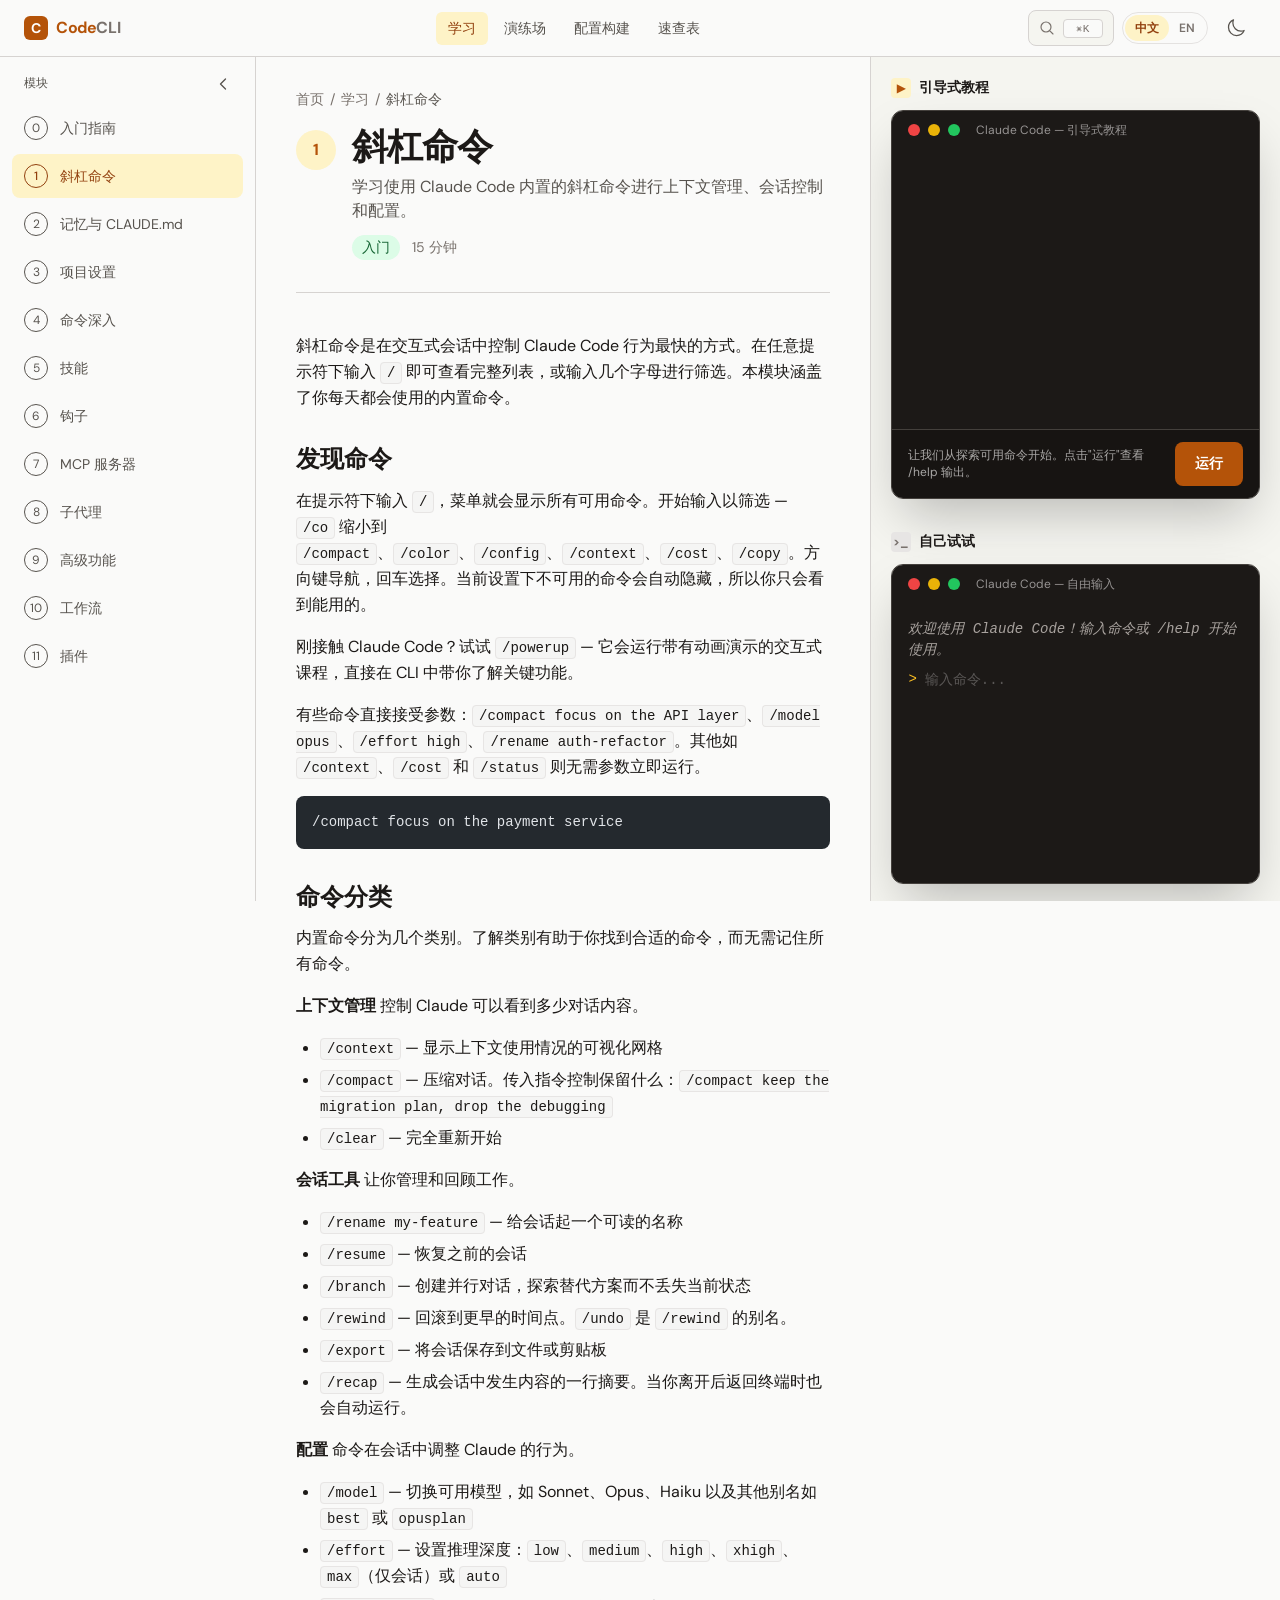
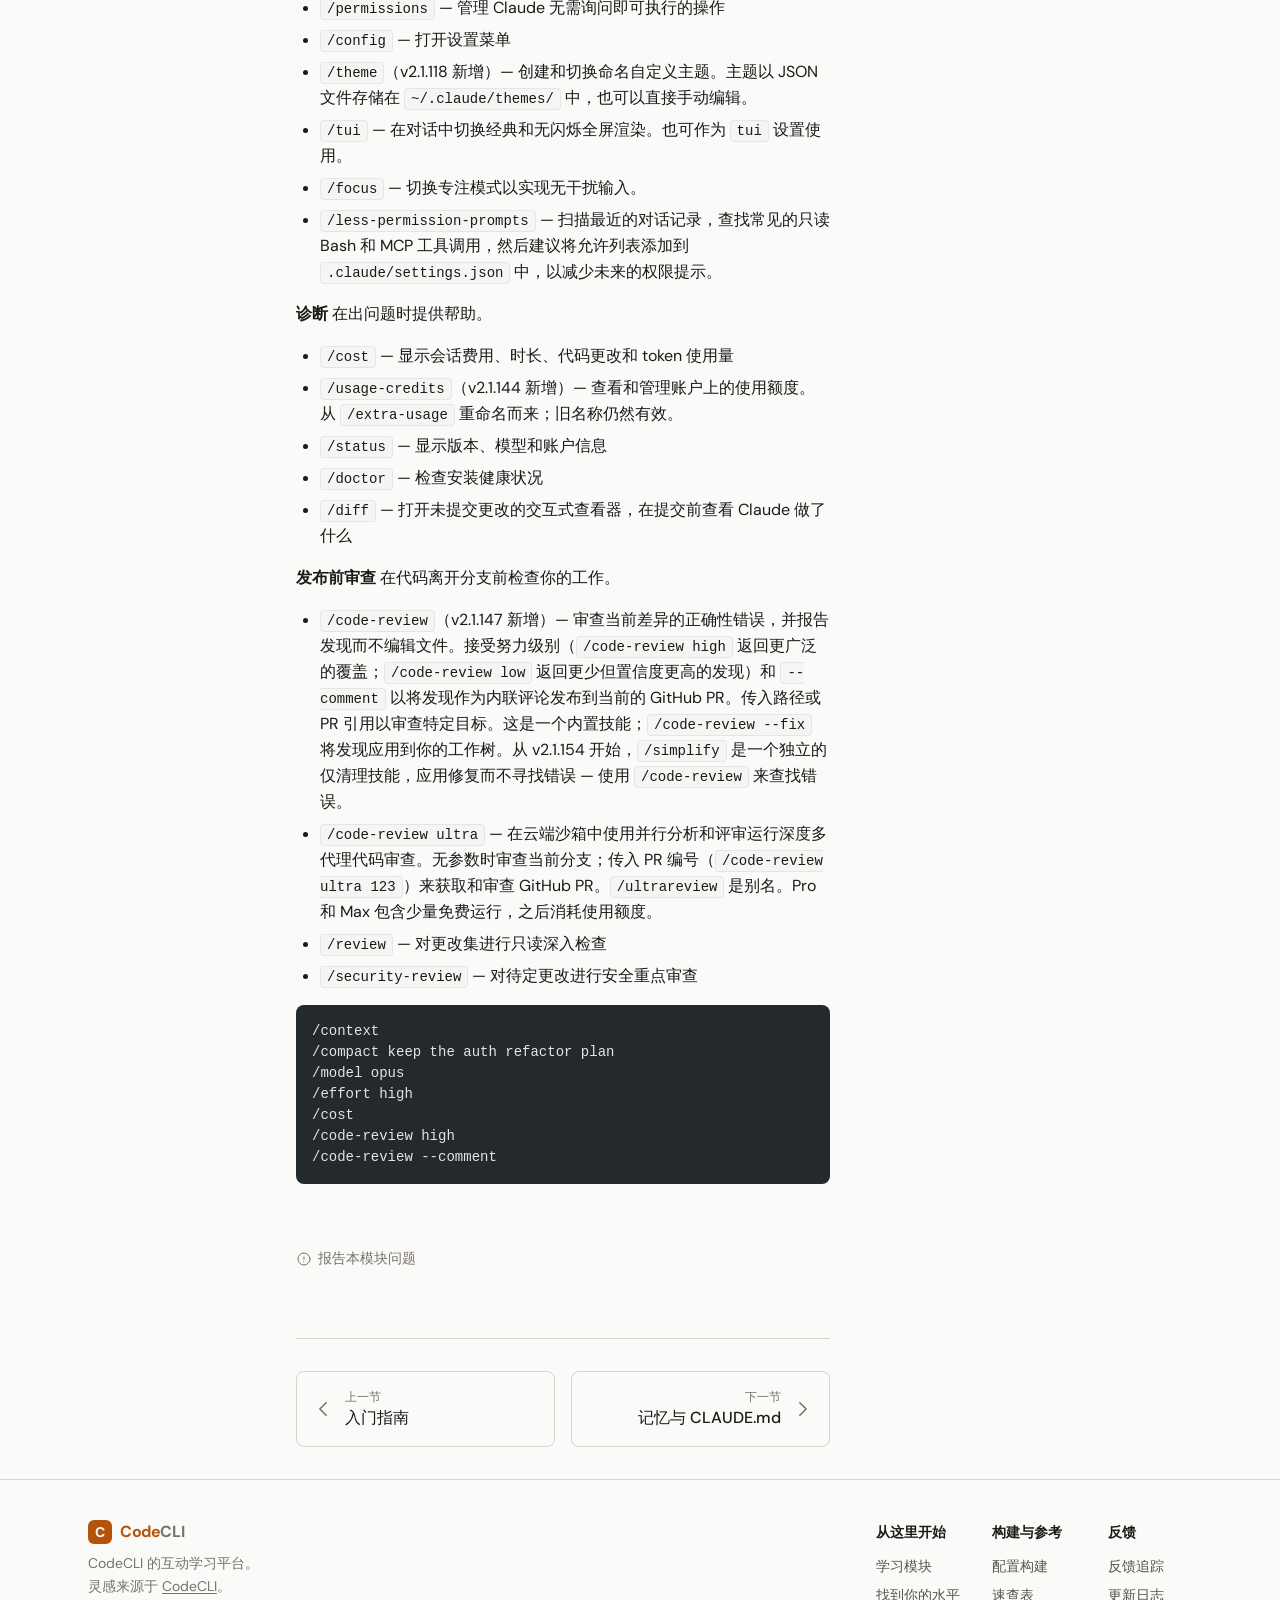
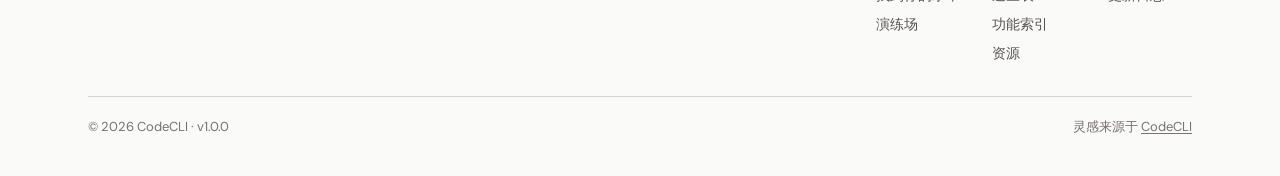
<file: demo-deepseek/index.html>
<!DOCTYPE html>
<html lang="zh-CN" dir="ltr">
<head>
<meta charset="utf-8">
<meta name="viewport" content="width=device-width, initial-scale=1">
<meta name="description" content="学习使用 CodeCLI 内置的斜杠命令进行上下文管理、会话控制和配置。">
<title>斜杠命令 — CodeCLI 学习中心</title>

<!-- Fonts -->
<link rel="preconnect" href="https://fonts.googleapis.com">
<link rel="preconnect" href="https://fonts.gstatic.com" crossorigin>
<link href="https://fonts.googleapis.com/css2?family=DM+Sans:wght@400;500;600;700&family=Source+Serif+4:ital,opsz,wght@0,8..60,400;0,8..60,500;0,8..60,600;1,8..60,400&display=swap" rel="stylesheet">
<style>
@font-face {
  font-family: 'JetBrains Mono';
  src: local('JetBrains Mono'), local('Cascadia Code'), local('Fira Code');
  font-display: swap;
}

/* ===== CSS Variables (Light) ===== */
:root {
  --font-sans: "DM Sans", ui-sans-serif, system-ui, -apple-system, sans-serif;
  --font-serif: "Source Serif 4", Georgia, "Times New Roman", serif;
  --font-mono: "JetBrains Mono", ui-monospace, "Cascadia Code", "Fira Code", monospace;

  --color-brand: #b45309;
  --color-brand-hover: #92400e;
  --color-brand-light: #fbbf24;
  --color-brand-light-hover: #fcd34d;
  --color-brand-subtle: #fef3c7;
  --color-brand-subtle-dark: #451a03;

  --color-surface: #fafaf9;
  --color-surface-dark: #1c1917;
  --color-surface-elevated: #f5f5f0;
  --color-surface-elevated-dark: #292524;
  --color-surface-muted: #e7e5e4;
  --color-surface-muted-dark: #44403c;

  --color-terminal-bg: #1c1917;
  --color-terminal-text: #e7e5e4;
  --color-terminal-cursor: #fbbf24;
  --color-terminal-selection: #44403c;

  --color-success: #22c55e;
  --color-warning: #eab308;
  --color-error: #ef4444;

  --color-text-primary: #1c1917;
  --color-text-primary-dark: #fafaf9;
  --color-text-secondary: #57534e;
  --color-text-secondary-dark: #d6d3d1;
  --color-text-muted: #78716c;
  --color-text-muted-dark: #a8a29e;

  --color-border: #d6d3d1;
  --color-border-dark: #44403c;

  --color-green-100: #dcfce7;
  --color-green-800: #166534;
  --color-green-900: #14532d;
  --color-stone-100: #f5f5f4;
  --color-stone-200: #e7e5e4;
  --color-stone-300: #d6d3d1;
  --color-stone-400: #a8a29e;
  --color-stone-500: #78716c;
  --color-stone-600: #57534e;
  --color-stone-700: #44403c;
  --color-stone-800: #292524;
  --color-stone-900: #1c1917;
  --color-stone-950: #0c0a09;
  --color-white: #ffffff;
  --color-black: #000000;

  --spacing: 0.25rem;
  --radius-sm: 0.25rem;
  --radius-md: 0.375rem;
  --radius-lg: 0.5rem;
  --radius-xl: 0.75rem;
  --radius-2xl: 1rem;
}

/* ===== Dark Mode ===== */
html.dark {
  --color-surface: #1c1917;
  --color-surface-elevated: #292524;
  --color-surface-muted: #44403c;
  --color-text-primary: #fafaf9;
  --color-text-secondary: #d6d3d1;
  --color-text-muted: #a8a29e;
  --color-border: #44403c;
  --color-brand-subtle: #451a03;
  --color-white: #292524;
  --color-stone-100: #292524;
  --color-stone-200: #44403c;
  --color-stone-800: #1c1917;
  --color-stone-900: #0c0a09;
  --color-green-100: #14532d;
  --color-green-800: #4ade80;
}

/* ===== Base ===== */
*, *::before, *::after {
  box-sizing: border-box;
  margin: 0;
  padding: 0;
}

html {
  -webkit-text-size-adjust: 100%;
  line-height: 1.5;
  font-family: var(--font-sans);
}

body {
  min-height: 100vh;
  display: flex;
  flex-direction: column;
  background: var(--color-surface);
  color: var(--color-text-primary);
}

a { color: inherit; text-decoration: inherit; }
img, svg { vertical-align: middle; display: block; }

/* ===== Skip Link ===== */
.skip-link {
  position: absolute;
  left: -9999px;
  z-index: 999;
  padding: 8px 16px;
  background: var(--color-brand);
  color: white;
  font-size: 14px;
  border-radius: 0 0 var(--radius-md) 0;
}
.skip-link:focus { left: 0; }

/* ===== Header ===== */
.header {
  position: sticky;
  top: 0;
  z-index: 40;
  border-bottom: 1px solid var(--color-border);
  background: var(--color-surface);
  backdrop-filter: blur(8px);
}
html.dark .header {
  border-color: var(--color-border-dark);
  background: var(--color-surface-dark);
}
.header-inner {
  max-width: 90rem;
  margin: 0 auto;
  height: 3.5rem;
  display: flex;
  align-items: center;
  justify-content: space-between;
  padding: 0 1rem;
}
@media (min-width: 64rem) {
  .header-inner { padding: 0 1.5rem; }
}
.logo {
  display: flex;
  align-items: center;
  gap: 0.5rem;
  font-size: 1rem;
  font-weight: 700;
  letter-spacing: -0.025em;
  color: var(--color-text-primary);
}
.logo-icon {
  width: 24px;
  height: 24px;
  flex-shrink: 0;
  display: flex;
  align-items: center;
  justify-content: center;
  border-radius: 6px;
  background: var(--color-brand);
  color: white;
  font-size: 14px;
  font-weight: 700;
}
.logo-brand { color: var(--color-brand); }
html.dark .logo-brand { color: var(--color-brand-light); }
.logo-muted { color: var(--color-text-muted); }

/* Desktop nav */
.desktop-nav { display: none; }
@media (min-width: 64rem) {
  .desktop-nav { display: flex; align-items: center; gap: 0.25rem; }
}
.nav-link {
  border-radius: var(--radius-md);
  padding: 0.375rem 0.75rem;
  font-size: 0.875rem;
  font-weight: 500;
  transition: color 0.15s, background 0.15s;
  color: var(--color-text-secondary);
}
.nav-link:hover { color: var(--color-text-primary); }
.nav-link.active {
  background: var(--color-brand-subtle);
  color: var(--color-brand-hover);
}
html.dark .nav-link.active {
  background: var(--color-brand-subtle-dark);
  color: var(--color-brand-light);
}

/* Header right */
.header-right {
  display: flex;
  align-items: center;
  gap: 0.5rem;
}

.search-pill {
  display: none;
  height: 2.25rem;
  align-items: center;
  gap: 0.5rem;
  border-radius: var(--radius-lg);
  border: 1px solid var(--color-border);
  background: var(--color-surface-elevated);
  padding: 0 0.625rem;
  color: var(--color-text-muted);
  cursor: pointer;
  transition: border-color 0.15s, color 0.15s;
}
.search-pill:hover {
  border-color: rgba(180, 83, 9, 0.4);
  color: var(--color-text-secondary);
}
@media (min-width: 64rem) {
  .search-pill { display: inline-flex; }
}
.search-pill svg { width: 16px; height: 16px; }
.search-shortcut {
  display: inline-block;
  min-width: 2.5rem;
  border-radius: 4px;
  border: 1px solid var(--color-border);
  background: var(--color-surface);
  padding: 0.125rem 0.375rem;
  font-family: var(--font-mono);
  font-size: 11px;
  text-transform: uppercase;
  letter-spacing: 0.05em;
  text-align: center;
  color: var(--color-text-muted);
}
html.dark .search-shortcut {
  border-color: var(--color-border-dark);
  background: var(--color-surface-dark);
}

/* Icon button */
.icon-btn {
  display: flex;
  width: 2.5rem;
  height: 2.5rem;
  align-items: center;
  justify-content: center;
  border-radius: var(--radius-lg);
  color: var(--color-text-secondary);
  cursor: pointer;
  background: none;
  border: none;
  transition: background 0.15s, color 0.15s;
}
.icon-btn:hover {
  background: var(--color-surface-muted);
  color: var(--color-text-primary);
}
html.dark .icon-btn:hover {
  background: var(--color-surface-muted-dark);
}

/* Language switcher */
.lang-switcher {
  display: flex;
  align-items: center;
  border-radius: 999px;
  border: 1px solid rgba(214, 211, 209, 0.6);
  padding: 0.125rem;
}
html.dark .lang-switcher {
  border-color: rgba(68, 64, 60, 0.6);
}
.lang-link {
  border-radius: 999px;
  padding: 0.25rem 0.625rem;
  font-size: 0.75rem;
  font-weight: 600;
  transition: background 0.15s, color 0.15s;
  color: var(--color-text-muted);
  text-decoration: none;
}
.lang-link:hover { color: var(--color-text-primary); }
.lang-link.active {
  background: var(--color-brand-subtle);
  color: var(--color-brand-hover);
}
html.dark .lang-link.active {
  background: var(--color-brand-subtle-dark);
  color: var(--color-brand-light);
}

/* ===== Layout Grid ===== */
.layout-grid {
  flex: 1;
}
@media (min-width: 64rem) {
  .layout-grid {
    display: grid;
    grid-template-columns: 16rem 1fr;
  }
  .layout-grid.has-sidebar-right {
    grid-template-columns: 16rem 1fr;
  }
  .layout-grid .main-with-aside {
    display: grid;
    grid-template-columns: 3fr 2fr;
  }
}

/* ===== Sidebar ===== */
.desktop-sidebar {
  display: none;
}
@media (min-width: 64rem) {
  .desktop-sidebar {
    display: block;
    position: sticky;
    top: 3.5rem;
    height: calc(100vh - 3.5rem);
    overflow-y: auto;
    border-right: 1px solid var(--color-border);
  }
  html.dark .desktop-sidebar {
    border-color: var(--color-border-dark);
  }
}
.sidebar-inner {
  padding: 0.75rem;
}

/* Sidebar nav */
.sidebar-toggle {
  display: flex;
  width: 100%;
  align-items: center;
  justify-content: space-between;
  border-radius: var(--radius-lg);
  padding: 0.375rem 0.75rem;
  font-size: 0.75rem;
  font-weight: 500;
  color: var(--color-text-secondary);
  cursor: pointer;
  background: none;
  border: none;
  transition: background 0.15s, color 0.15s;
  margin-bottom: 0.5rem;
}
.sidebar-toggle:hover {
  background: var(--color-surface-muted);
  color: var(--color-text-primary);
}
html.dark .sidebar-toggle:hover {
  background: var(--color-surface-muted-dark);
}
.sidebar-chevron {
  width: 1rem;
  height: 1rem;
  transition: transform 0.15s;
}

.sidebar-nav-list {
  list-style: none;
  display: flex;
  flex-direction: column;
  gap: 0.25rem;
}
.sidebar-nav-link {
  display: flex;
  min-height: 44px;
  align-items: center;
  gap: 0.75rem;
  border-radius: var(--radius-lg);
  padding: 0.5rem 0.75rem;
  font-size: 0.875rem;
  color: var(--color-text-secondary);
  text-decoration: none;
  transition: background 0.15s, color 0.15s;
}
.sidebar-nav-link:hover {
  background: var(--color-surface-muted);
  color: var(--color-text-primary);
}
html.dark .sidebar-nav-link:hover {
  background: var(--color-surface-muted-dark);
}
.sidebar-nav-link.active {
  background: var(--color-brand-subtle);
  color: var(--color-brand-hover);
  font-weight: 500;
}
html.dark .sidebar-nav-link.active {
  background: var(--color-brand-subtle-dark);
  color: var(--color-brand-light);
}
.sidebar-number {
  display: flex;
  width: 1.5rem;
  height: 1.5rem;
  flex-shrink: 0;
  align-items: center;
  justify-content: center;
  border-radius: 50%;
  border: 1px solid currentColor;
  font-size: 0.75rem;
}
.sidebar-title {
  min-width: 0;
  overflow: hidden;
  text-overflow: ellipsis;
  white-space: nowrap;
}

/* ===== Main Content ===== */
.main-content {
  min-width: 0;
}
.main-inner {
  display: grid;
}
@media (min-width: 64rem) {
  .main-inner {
    grid-template-columns: 3fr 2fr;
  }
}

/* Prose column */
.prose-column {
  min-width: 0;
  padding: 1.5rem 1rem;
}
@media (min-width: 64rem) {
  .prose-column {
    padding: 2rem 2.5rem;
  }
}

/* Module header */
.module-header {
  margin-bottom: 2.5rem;
  border-bottom: 1px solid var(--color-border);
  padding-bottom: 2rem;
}
html.dark .module-header {
  border-color: var(--color-border-dark);
}
.breadcrumb {
  display: flex;
  align-items: center;
  gap: 0.375rem;
  margin-bottom: 1rem;
  font-size: 0.875rem;
  color: var(--color-text-muted);
}
.breadcrumb a { transition: color 0.15s; }
.breadcrumb a:hover { color: var(--color-brand-hover); }
html.dark .breadcrumb a:hover { color: var(--color-brand-light); }
.breadcrumb-current { color: var(--color-text-secondary); }

.module-title-row {
  display: flex;
  align-items: flex-start;
  gap: 1rem;
}
.module-number {
  margin-top: 0.25rem;
  display: flex;
  width: 2.5rem;
  height: 2.5rem;
  flex-shrink: 0;
  align-items: center;
  justify-content: center;
  border-radius: 50%;
  background: var(--color-brand-subtle);
  font-size: 1rem;
  font-weight: 700;
  color: var(--color-brand);
}
html.dark .module-number {
  background: var(--color-brand-subtle-dark);
  color: var(--color-brand-light);
}
.module-title {
  font-family: var(--font-serif);
  font-size: 1.875rem;
  font-weight: 700;
  letter-spacing: -0.025em;
  line-height: 1.15;
  color: var(--color-text-primary);
}
@media (min-width: 64rem) {
  .module-title { font-size: 2.25rem; }
}
.module-desc {
  margin-top: 0.5rem;
  max-width: 32rem;
  color: var(--color-text-secondary);
}
.module-meta {
  margin-top: 0.75rem;
  display: flex;
  flex-wrap: wrap;
  align-items: center;
  gap: 0.75rem;
  font-size: 0.875rem;
}
.badge {
  display: inline-block;
  border-radius: 999px;
  padding: 0.125rem 0.625rem;
  font-weight: 500;
  background: var(--color-green-100);
  color: var(--color-green-800);
}
.module-time {
  color: var(--color-text-muted);
}

/* ===== Prose ===== */
.prose {
  max-width: none;
  font-size: 1rem;
  line-height: 1.625;
  color: var(--color-text-primary);
}
.prose h2 {
  font-family: var(--font-serif);
  font-size: 1.5rem;
  font-weight: 600;
  line-height: 1.35;
  margin-top: 2rem;
  margin-bottom: 0.75rem;
  color: var(--color-text-primary);
}
.prose p {
  margin-bottom: 1rem;
}
.prose code {
  font-family: var(--font-mono);
  font-size: 0.875em;
  background: var(--color-stone-100);
  padding: 0.125rem 0.375rem;
  border-radius: 4px;
  border: 1px solid var(--color-stone-200);
  color: var(--color-text-primary);
}
html.dark .prose code {
  background: var(--color-stone-800);
  border-color: var(--color-stone-700);
}
.prose strong {
  font-weight: 600;
  color: var(--color-text-primary);
}
.prose ul {
  list-style: disc;
  padding-left: 1.5rem;
  margin-bottom: 1rem;
}
.prose li {
  margin-bottom: 0.375rem;
}
.prose a {
  color: var(--color-brand);
  text-decoration: underline;
  text-underline-offset: 2px;
  transition: color 0.15s;
}
.prose a:hover {
  color: var(--color-brand-hover);
}
html.dark .prose a {
  color: var(--color-brand-light);
}
html.dark .prose a:hover {
  color: var(--color-brand-light-hover);
}

/* Code block */
.code-block {
  overflow-x: auto;
  border-radius: var(--radius-lg);
  background: #24292e;
  color: #e1e4e8;
  margin-bottom: 1rem;
}
.code-block pre {
  padding: 1rem;
  font-family: var(--font-mono);
  font-size: 0.875rem;
  line-height: 1.5;
  overflow-x: auto;
}
.code-block code {
  background: none !important;
  border: none !important;
  padding: 0 !important;
  font-size: inherit !important;
  color: inherit !important;
}

/* ===== Right Panel (Sticky) ===== */
.right-panel {
  display: none;
}
@media (min-width: 64rem) {
  .right-panel {
    display: block;
    position: sticky;
    top: 3.5rem;
    height: calc(100vh - 3.5rem);
    overflow-y: auto;
    border-left: 1px solid var(--color-border);
    background: var(--color-surface-elevated);
  }
  html.dark .right-panel {
    border-color: var(--color-border-dark);
    background: var(--color-surface-elevated-dark);
  }
}
.right-panel-inner {
  padding: 1.25rem;
}
.right-panel-section {
  margin-bottom: 2rem;
}
.section-title {
  display: flex;
  align-items: center;
  gap: 0.5rem;
  margin-bottom: 0.75rem;
  font-size: 0.875rem;
  font-weight: 600;
  color: var(--color-text-primary);
}
.section-icon {
  display: flex;
  width: 1.25rem;
  height: 1.25rem;
  align-items: center;
  justify-content: center;
  border-radius: 4px;
  font-size: 0.75rem;
  font-weight: 700;
}
.section-icon.brand {
  background: var(--color-brand-subtle);
  color: var(--color-brand);
}
html.dark .section-icon.brand {
  background: var(--color-brand-subtle-dark);
  color: var(--color-brand-light);
}
.section-icon.muted {
  background: var(--color-surface-muted);
  color: var(--color-text-muted);
}
html.dark .section-icon.muted {
  background: var(--color-surface-muted-dark);
}

/* ===== Terminal Simulator ===== */
.terminal {
  overflow: hidden;
  border-radius: var(--radius-xl);
  border: 1px solid #44403c;
  box-shadow: 0 25px 50px -12px rgba(0,0,0,0.25);
}
.terminal-titlebar {
  display: flex;
  align-items: center;
  gap: 0.5rem;
  background: #1c1917;
  padding: 0.625rem 1rem;
}
.terminal-dot {
  width: 0.75rem;
  height: 0.75rem;
  border-radius: 50%;
}
.terminal-dot.red { background: #ef4444; }
.terminal-dot.yellow { background: #eab308; }
.terminal-dot.green { background: #22c55e; }
.terminal-label {
  margin-left: 0.5rem;
  font-size: 0.75rem;
  color: rgba(231, 229, 228, 0.6);
  font-family: var(--font-sans);
}
.terminal-body {
  background: #1c1917;
  padding: 1rem;
  font-family: var(--font-mono);
  font-size: 0.875rem;
  min-height: 280px;
  max-height: 480px;
  overflow-y: auto;
  color: #e7e5e4;
  line-height: 1.5;
}
.terminal-body .welcome {
  color: #a8a29e;
  font-style: italic;
  margin-bottom: 0.5rem;
}
.terminal-body .prompt-line {
  display: flex;
  align-items: center;
  gap: 0.5rem;
}
.terminal-body .prompt {
  color: var(--color-brand-light);
  flex-shrink: 0;
  user-select: none;
}
.terminal-input {
  flex: 1;
  background: transparent;
  border: none;
  outline: none;
  font-family: var(--font-mono);
  font-size: 1rem;
  color: #e7e5e4;
  caret-color: #fbbf24;
}
@media (min-width: 64rem) {
  .terminal-input { font-size: 0.875rem; }
}
.terminal-input::placeholder {
  color: rgba(231, 229, 228, 0.3);
}
.terminal-footer {
  display: flex;
  align-items: center;
  justify-content: space-between;
  border-top: 1px solid #44403c;
  background: #171412;
  padding: 0.75rem 1rem;
}
.terminal-desc {
  flex: 1;
  font-family: var(--font-sans);
  font-size: 0.75rem;
  color: rgba(231, 229, 228, 0.7);
  line-height: 1.4;
}
.terminal-btn {
  min-height: 44px;
  border-radius: var(--radius-lg);
  background: var(--color-brand);
  padding: 0.5rem 1.25rem;
  font-size: 0.875rem;
  font-weight: 600;
  color: white;
  border: none;
  cursor: pointer;
  white-space: nowrap;
  transition: background 0.15s;
}
.terminal-btn:hover {
  background: var(--color-brand-hover);
}

/* Guided step output */
.terminal-output {
  margin-bottom: 0.5rem;
  white-space: pre-wrap;
  font-family: var(--font-mono);
  font-size: 0.875rem;
  color: #e7e5e4;
  line-height: 1.5;
}

/* ===== Quiz ===== */
.quiz-card {
  border-radius: var(--radius-xl);
  border: 1px solid var(--color-stone-200);
  background: var(--color-white);
  padding: 1.5rem;
}
html.dark .quiz-card {
  border-color: var(--color-stone-700);
  background: rgba(41, 37, 36, 0.5);
}
.quiz-header {
  display: flex;
  align-items: center;
  justify-content: space-between;
  margin-bottom: 1rem;
  font-size: 0.75rem;
  color: var(--color-stone-500);
}
html.dark .quiz-header { color: var(--color-stone-400); }
.quiz-progress {
  height: 0.375rem;
  border-radius: 999px;
  background: var(--color-stone-100);
  margin-bottom: 1.5rem;
  overflow: hidden;
}
html.dark .quiz-progress { background: var(--color-stone-700); }
.quiz-progress-bar {
  height: 100%;
  border-radius: 999px;
  background: var(--color-brand);
  transition: width 0.3s;
}
.quiz-question {
  margin-bottom: 1rem;
  font-size: 1rem;
  font-weight: 500;
  color: var(--color-stone-900);
  line-height: 1.5;
}
html.dark .quiz-question { color: var(--color-stone-100); }
.quiz-options {
  display: flex;
  flex-direction: column;
  gap: 0.5rem;
}
.quiz-option {
  display: flex;
  width: 100%;
  align-items: flex-start;
  gap: 0.75rem;
  border-radius: var(--radius-lg);
  border: 1px solid var(--color-stone-200);
  padding: 0.75rem;
  font-size: 0.875rem;
  text-align: left;
  cursor: pointer;
  transition: border-color 0.15s;
  color: var(--color-stone-800);
  background: transparent;
}
html.dark .quiz-option {
  border-color: var(--color-stone-600);
  color: var(--color-stone-200);
}
.quiz-option:hover {
  border-color: var(--color-brand-light-hover);
}
html.dark .quiz-option:hover {
  border-color: var(--color-brand-hover);
}
.quiz-radio {
  margin-top: 0.125rem;
  display: flex;
  width: 1.25rem;
  height: 1.25rem;
  flex-shrink: 0;
  align-items: center;
  justify-content: center;
  border-radius: 50%;
  border: 2px solid var(--color-stone-300);
}
html.dark .quiz-radio {
  border-color: var(--color-stone-600);
}

/* ===== Templates ===== */
.template-card {
  border-radius: var(--radius-xl);
  border: 1px solid var(--color-border);
  background: var(--color-white);
  padding: 1rem;
  box-shadow: 0 1px 3px rgba(0,0,0,0.05);
  margin-bottom: 1.5rem;
}
html.dark .template-card {
  border-color: var(--color-border-dark);
  background: var(--color-stone-800);
}
.template-header {
  display: flex;
  flex-direction: column;
  gap: 0.5rem;
  margin-bottom: 0.75rem;
}
@media (min-width: 40rem) {
  .template-header {
    flex-direction: row;
    align-items: flex-start;
    justify-content: space-between;
  }
}
.template-name {
  font-size: 1rem;
  font-weight: 600;
  color: var(--color-text-primary);
}
.template-desc {
  margin-top: 0.25rem;
  font-size: 0.875rem;
  color: var(--color-text-secondary);
}
.template-lang {
  display: inline-block;
  border-radius: 4px;
  background: var(--color-stone-100);
  padding: 0.125rem 0.375rem;
  font-family: var(--font-mono);
  font-size: 0.75rem;
  color: var(--color-stone-600);
  white-space: nowrap;
  flex-shrink: 0;
}
html.dark .template-lang {
  background: var(--color-stone-800);
  color: var(--color-stone-300);
}
.template-code-wrap {
  position: relative;
  overflow-x: auto;
  border-radius: var(--radius-lg);
  border: 1px solid var(--color-stone-700);
  background: var(--color-stone-900);
}
.template-code {
  padding: 1rem 2.5rem 1rem 1rem;
  font-family: var(--font-mono);
  font-size: 0.875rem;
  color: var(--color-stone-100);
  line-height: 1.5;
  white-space: pre-wrap;
}
.copy-btn {
  position: absolute;
  top: 0.5rem;
  right: 0.5rem;
  display: inline-flex;
  align-items: center;
  border-radius: var(--radius-md);
  padding: 0.375rem;
  opacity: 0.6;
  cursor: pointer;
  color: var(--color-stone-400);
  background: transparent;
  border: none;
  transition: opacity 0.15s, color 0.15s;
}
.copy-btn:hover {
  opacity: 1;
  color: var(--color-stone-100);
}
.copy-btn svg { width: 1rem; height: 1rem; }
.share-btn {
  display: inline-flex;
  align-items: center;
  gap: 0.25rem;
  margin-top: 0.25rem;
  font-size: 0.875rem;
  color: var(--color-text-muted);
  cursor: pointer;
  background: none;
  border: none;
  transition: color 0.15s;
}
.share-btn:hover { color: var(--color-brand); }
.share-btn svg { width: 0.875rem; height: 0.875rem; }
html.dark .share-btn:hover { color: var(--color-brand-light); }

/* ===== Report Link ===== */
.report-link {
  display: inline-flex;
  align-items: center;
  gap: 0.375rem;
  margin-top: 3rem;
  font-size: 0.875rem;
  color: var(--color-text-muted);
  text-decoration: none;
  transition: color 0.15s;
}
.report-link:hover { color: var(--color-brand); }
.report-link svg { width: 1rem; height: 1rem; }
html.dark .report-link:hover { color: var(--color-brand-light); }

/* ===== Prev/Next Nav ===== */
.module-nav {
  margin-top: 4rem;
  display: grid;
  gap: 1rem;
  border-top: 1px solid var(--color-border);
  padding-top: 2rem;
  grid-template-columns: 1fr 1fr;
}
html.dark .module-nav {
  border-color: var(--color-border-dark);
}
.module-nav-link {
  display: flex;
  align-items: center;
  gap: 0.75rem;
  border-radius: var(--radius-lg);
  border: 1px solid var(--color-border);
  padding: 1rem;
  text-decoration: none;
  transition: border-color 0.15s, background 0.15s;
}
.module-nav-link:hover {
  border-color: var(--color-brand);
  background: rgba(254, 243, 199, 0.3);
}
html.dark .module-nav-link {
  border-color: var(--color-border-dark);
}
html.dark .module-nav-link:hover {
  border-color: var(--color-brand-light);
  background: rgba(69, 26, 3, 0.3);
}
.module-nav-link.next {
  justify-content: flex-end;
  text-align: right;
}
.module-nav-label {
  display: block;
  font-size: 0.75rem;
  color: var(--color-text-muted);
}
.module-nav-text {
  font-weight: 500;
  color: var(--color-text-primary);
  transition: color 0.15s;
}
.module-nav-link:hover .module-nav-text {
  color: var(--color-brand-hover);
}
html.dark .module-nav-link:hover .module-nav-text {
  color: var(--color-brand-light);
}
.module-nav-arrow {
  width: 1.25rem;
  height: 1.25rem;
  flex-shrink: 0;
  color: var(--color-text-muted);
  transition: transform 0.15s;
}
.module-nav-link:hover .module-nav-arrow.prev {
  transform: translateX(-0.125rem);
}
.module-nav-link:hover .module-nav-arrow.next {
  transform: translateX(0.125rem);
}

/* ===== Footer ===== */
.footer {
  border-top: 1px solid var(--color-border);
}
html.dark .footer {
  border-color: var(--color-border-dark);
}
.footer-inner {
  max-width: 72rem;
  margin: 0 auto;
  padding: 2.5rem 1rem;
}
@media (min-width: 64rem) {
  .footer-inner { padding: 2.5rem 1.5rem; }
}
.footer-top {
  display: flex;
  flex-direction: column;
  gap: 2rem;
}
@media (min-width: 64rem) {
  .footer-top {
    flex-direction: row;
    align-items: flex-start;
    justify-content: space-between;
  }
}
.footer-brand {
  max-width: 20rem;
}
.footer-brand-text {
  margin-top: 0.5rem;
  font-size: 0.875rem;
  line-height: 1.625;
  color: var(--color-text-muted);
}
.footer-nav {
  display: grid;
  gap: 2rem;
  grid-template-columns: repeat(2, 1fr);
}
@media (min-width: 64rem) {
  .footer-nav {
    grid-template-columns: repeat(3, 1fr);
  }
}
.footer-nav-section-title {
  font-size: 0.875rem;
  font-weight: 600;
  color: var(--color-text-primary);
}
.footer-nav-list {
  list-style: none;
  margin-top: 0.75rem;
  display: flex;
  flex-direction: column;
  gap: 0.5rem;
  font-size: 0.875rem;
  color: var(--color-text-secondary);
}
.footer-nav-list a {
  transition: color 0.15s;
  text-decoration: none;
}
.footer-nav-list a:hover { color: var(--color-brand); }
html.dark .footer-nav-list a:hover { color: var(--color-brand-light); }
.footer-bottom {
  margin-top: 2rem;
  display: flex;
  flex-direction: column;
  gap: 0.25rem;
  border-top: 1px solid var(--color-border);
  padding-top: 1.25rem;
  font-size: 13px;
  color: var(--color-text-muted);
}
@media (min-width: 64rem) {
  .footer-bottom {
    flex-direction: row;
    align-items: center;
    justify-content: space-between;
  }
}
html.dark .footer-bottom {
  border-color: var(--color-border-dark);
}
.footer-bottom a {
  text-decoration: underline;
  text-underline-offset: 2px;
  transition: color 0.15s;
}
.footer-bottom a:hover { color: var(--color-brand); }
html.dark .footer-bottom a:hover { color: var(--color-brand-light); }

/* ===== Mobile ===== */
.mobile-only { display: block; }
@media (min-width: 64rem) {
  .mobile-only { display: none !important; }
}
.desktop-only { display: none; }
@media (min-width: 64rem) {
  .desktop-only { display: block; }
}

/* ===== Dark mode toggle icons ===== */
.sun-icon { display: none; }
.dark .sun-icon { display: block; }
.dark .moon-icon { display: none; }
.moon-icon { display: block; }

/* ===== Responsive tweaks ===== */
@media (max-width: 63.999rem) {
  .main-inner { display: block; }
  .prose-column { padding: 1.5rem 1rem; }
}
</style>
</head>
<body>

<!-- Skip link -->
<a href="#main-content" class="skip-link">跳到主要内容</a>

<!-- ===== Header ===== -->
<header class="header" aria-label="网站页眉">
  <div class="header-inner">
    <a href="/" class="logo">
      <span class="logo-icon">C</span>
      <span><span class="logo-brand">Code</span><span class="logo-muted">CLI</span></span>
    </a>

    <nav class="desktop-nav" aria-label="主导航">
      <a href="/learn" class="nav-link active">学习</a>
      <a href="/playground" class="nav-link">演练场</a>
      <a href="/build" class="nav-link">配置构建</a>
      <a href="/reference" class="nav-link">速查表</a>
    </nav>

    <div class="header-right">
      <button class="search-pill" aria-label="搜索 (⌘K)">
        <svg fill="none" viewBox="0 0 24 24" stroke-width="1.75" stroke="currentColor">
          <path stroke-linecap="round" stroke-linejoin="round" d="M21 21l-4.35-4.35M10.5 18a7.5 7.5 0 100-15 7.5 7.5 0 000 15z"/>
        </svg>
        <span class="search-shortcut">⌘K</span>
      </button>

      <nav class="lang-switcher" aria-label="语言">
        <span class="lang-link active">中文</span>
        <a href="#" class="lang-link">EN</a>
      </nav>

      <button id="darkModeToggle" class="icon-btn" aria-label="切换深色模式">
        <svg class="sun-icon" fill="none" viewBox="0 0 24 24" stroke-width="1.5" stroke="currentColor" width="20" height="20">
          <path stroke-linecap="round" stroke-linejoin="round" d="M12 3v2.25m6.364.386l-1.591 1.591M21 12h-2.25m-.386 6.364l-1.591-1.591M12 18.75V21m-4.773-4.227l-1.591 1.591M5.25 12H3m4.227-4.773L5.636 5.636M15.75 12a3.75 3.75 0 11-7.5 0 3.75 3.75 0 017.5 0z"/>
        </svg>
        <svg class="moon-icon" fill="none" viewBox="0 0 24 24" stroke-width="1.5" stroke="currentColor" width="20" height="20">
          <path stroke-linecap="round" stroke-linejoin="round" d="M21.752 15.002A9.718 9.718 0 0118 15.75c-5.385 0-9.75-4.365-9.75-9.75 0-1.33.266-2.597.748-3.752A9.753 9.753 0 003 11.25C3 16.635 7.365 21 12.75 21a9.753 9.753 0 009.002-5.998z"/>
        </svg>
      </button>

      <button id="mobileMenuToggle" class="icon-btn mobile-only" aria-label="打开导航菜单" aria-expanded="false">
        <svg fill="none" viewBox="0 0 24 24" stroke-width="1.5" stroke="currentColor" width="20" height="20">
          <path stroke-linecap="round" stroke-linejoin="round" d="M3.75 6.75h16.5M3.75 12h16.5m-16.5 5.25h16.5"/>
        </svg>
      </button>
    </div>
  </div>
</header>

<!-- ===== Layout ===== -->
<div class="layout-grid" id="layoutGrid">
  <!-- Desktop Sidebar -->
  <aside class="desktop-sidebar" id="desktopSidebar">
    <nav class="sidebar-inner" aria-label="模块导航">
      <div>
        <button class="sidebar-toggle" id="sidebarCollapseToggle" aria-label="切换侧边栏">
          <span>模块</span>
          <svg class="sidebar-chevron" fill="none" viewBox="0 0 24 24" stroke-width="2" stroke="currentColor">
            <path stroke-linecap="round" stroke-linejoin="round" d="M15.75 19.5L8.25 12l7.5-7.5"/>
          </svg>
        </button>
        <ul class="sidebar-nav-list">
          <li><a href="#" class="sidebar-nav-link"><span class="sidebar-number">0</span><span class="sidebar-title">入门指南</span></a></li>
          <li><a href="#" class="sidebar-nav-link active"><span class="sidebar-number">1</span><span class="sidebar-title">斜杠命令</span></a></li>
          <li><a href="#" class="sidebar-nav-link"><span class="sidebar-number">2</span><span class="sidebar-title">记忆与 CLAUDE.md</span></a></li>
          <li><a href="#" class="sidebar-nav-link"><span class="sidebar-number">3</span><span class="sidebar-title">项目设置</span></a></li>
          <li><a href="#" class="sidebar-nav-link"><span class="sidebar-number">4</span><span class="sidebar-title">命令深入</span></a></li>
          <li><a href="#" class="sidebar-nav-link"><span class="sidebar-number">5</span><span class="sidebar-title">技能</span></a></li>
          <li><a href="#" class="sidebar-nav-link"><span class="sidebar-number">6</span><span class="sidebar-title">钩子</span></a></li>
          <li><a href="#" class="sidebar-nav-link"><span class="sidebar-number">7</span><span class="sidebar-title">MCP 服务器</span></a></li>
          <li><a href="#" class="sidebar-nav-link"><span class="sidebar-number">8</span><span class="sidebar-title">子代理</span></a></li>
          <li><a href="#" class="sidebar-nav-link"><span class="sidebar-number">9</span><span class="sidebar-title">高级功能</span></a></li>
          <li><a href="#" class="sidebar-nav-link"><span class="sidebar-number">10</span><span class="sidebar-title">工作流</span></a></li>
          <li><a href="#" class="sidebar-nav-link"><span class="sidebar-number">11</span><span class="sidebar-title">插件</span></a></li>
        </ul>
      </div>
    </nav>
  </aside>

  <!-- Main Content -->
  <main class="main-content" id="main-content" tabindex="-1">
    <div class="main-inner">
      <!-- Prose Column -->
      <div class="prose-column">
        <!-- Module header -->
        <div class="module-header">
          <nav class="breadcrumb" aria-label="面包屑导航">
            <a href="/">首页</a>
            <span aria-hidden="true">/</span>
            <a href="/learn">学习</a>
            <span aria-hidden="true">/</span>
            <span class="breadcrumb-current" aria-current="page">斜杠命令</span>
          </nav>
          <div class="module-title-row">
            <span class="module-number">1</span>
            <div>
              <h1 class="module-title">斜杠命令</h1>
              <p class="module-desc">学习使用 Claude Code 内置的斜杠命令进行上下文管理、会话控制和配置。</p>
              <div class="module-meta">
                <span class="badge">入门</span>
                <span class="module-time">15 分钟</span>
              </div>
            </div>
          </div>
        </div>

        <!-- Prose content -->
        <article class="prose">
          <p>斜杠命令是在交互式会话中控制 Claude Code 行为最快的方式。在任意提示符下输入 <code>/</code> 即可查看完整列表，或输入几个字母进行筛选。本模块涵盖了你每天都会使用的内置命令。</p>

          <h2 id="discovering-commands">发现命令</h2>
          <p>在提示符下输入 <code>/</code>，菜单就会显示所有可用命令。开始输入以筛选 — <code>/co</code> 缩小到 <code>/compact</code>、<code>/color</code>、<code>/config</code>、<code>/context</code>、<code>/cost</code>、<code>/copy</code>。方向键导航，回车选择。当前设置下不可用的命令会自动隐藏，所以你只会看到能用的。</p>
          <p>刚接触 Claude Code？试试 <code>/powerup</code> — 它会运行带有动画演示的交互式课程，直接在 CLI 中带你了解关键功能。</p>
          <p>有些命令直接接受参数：<code>/compact focus on the API layer</code>、<code>/model opus</code>、<code>/effort high</code>、<code>/rename auth-refactor</code>。其他如 <code>/context</code>、<code>/cost</code> 和 <code>/status</code> 则无需参数立即运行。</p>

          <div class="code-block">
            <pre><code><span>/compact focus on the payment service</span></code></pre>
          </div>

          <h2 id="command-categories">命令分类</h2>
          <p>内置命令分为几个类别。了解类别有助于你找到合适的命令，而无需记住所有命令。</p>

          <p><strong>上下文管理</strong> 控制 Claude 可以看到多少对话内容。</p>
          <ul>
            <li><code>/context</code> — 显示上下文使用情况的可视化网格</li>
            <li><code>/compact</code> — 压缩对话。传入指令控制保留什么：<code>/compact keep the migration plan, drop the debugging</code></li>
            <li><code>/clear</code> — 完全重新开始</li>
          </ul>

          <p><strong>会话工具</strong> 让你管理和回顾工作。</p>
          <ul>
            <li><code>/rename my-feature</code> — 给会话起一个可读的名称</li>
            <li><code>/resume</code> — 恢复之前的会话</li>
            <li><code>/branch</code> — 创建并行对话，探索替代方案而不丢失当前状态</li>
            <li><code>/rewind</code> — 回滚到更早的时间点。<code>/undo</code> 是 <code>/rewind</code> 的别名。</li>
            <li><code>/export</code> — 将会话保存到文件或剪贴板</li>
            <li><code>/recap</code> — 生成会话中发生内容的一行摘要。当你离开后返回终端时也会自动运行。</li>
          </ul>

          <p><strong>配置</strong> 命令在会话中调整 Claude 的行为。</p>
          <ul>
            <li><code>/model</code> — 切换可用模型，如 Sonnet、Opus、Haiku 以及其他别名如 <code>best</code> 或 <code>opusplan</code></li>
            <li><code>/effort</code> — 设置推理深度：<code>low</code>、<code>medium</code>、<code>high</code>、<code>xhigh</code>、<code>max</code>（仅会话）或 <code>auto</code></li>
            <li><code>/permissions</code> — 管理 Claude 无需询问即可执行的操作</li>
            <li><code>/config</code> — 打开设置菜单</li>
            <li><code>/theme</code>（v2.1.118 新增）— 创建和切换命名自定义主题。主题以 JSON 文件存储在 <code>~/.claude/themes/</code> 中，也可以直接手动编辑。</li>
            <li><code>/tui</code> — 在对话中切换经典和无闪烁全屏渲染。也可作为 <code>tui</code> 设置使用。</li>
            <li><code>/focus</code> — 切换专注模式以实现无干扰输入。</li>
            <li><code>/less-permission-prompts</code> — 扫描最近的对话记录，查找常见的只读 Bash 和 MCP 工具调用，然后建议将允许列表添加到 <code>.claude/settings.json</code> 中，以减少未来的权限提示。</li>
          </ul>

          <p><strong>诊断</strong> 在出问题时提供帮助。</p>
          <ul>
            <li><code>/cost</code> — 显示会话费用、时长、代码更改和 token 使用量</li>
            <li><code>/usage-credits</code>（v2.1.144 新增）— 查看和管理账户上的使用额度。从 <code>/extra-usage</code> 重命名而来；旧名称仍然有效。</li>
            <li><code>/status</code> — 显示版本、模型和账户信息</li>
            <li><code>/doctor</code> — 检查安装健康状况</li>
            <li><code>/diff</code> — 打开未提交更改的交互式查看器，在提交前查看 Claude 做了什么</li>
          </ul>

          <p><strong>发布前审查</strong> 在代码离开分支前检查你的工作。</p>
          <ul>
            <li><code>/code-review</code>（v2.1.147 新增）— 审查当前差异的正确性错误，并报告发现而不编辑文件。接受努力级别（<code>/code-review high</code> 返回更广泛的覆盖；<code>/code-review low</code> 返回更少但置信度更高的发现）和 <code>--comment</code> 以将发现作为内联评论发布到当前的 GitHub PR。传入路径或 PR 引用以审查特定目标。这是一个内置技能；<code>/code-review --fix</code> 将发现应用到你的工作树。从 v2.1.154 开始，<code>/simplify</code> 是一个独立的仅清理技能，应用修复而不寻找错误 — 使用 <code>/code-review</code> 来查找错误。</li>
            <li><code>/code-review ultra</code> — 在云端沙箱中使用并行分析和评审运行深度多代理代码审查。无参数时审查当前分支；传入 PR 编号（<code>/code-review ultra 123</code>）来获取和审查 GitHub PR。<code>/ultrareview</code> 是别名。Pro 和 Max 包含少量免费运行，之后消耗使用额度。</li>
            <li><code>/review</code> — 对更改集进行只读深入检查</li>
            <li><code>/security-review</code> — 对待定更改进行安全重点审查</li>
          </ul>

          <div class="code-block">
            <pre><code><span>/context</span>
<span>/compact keep the auth refactor plan</span>
<span>/model opus</span>
<span>/effort high</span>
<span>/cost</span>
<span>/code-review high</span>
<span>/code-review --comment</span></code></pre>
          </div>
        </article>

        <!-- Report link -->
        <a href="#" class="report-link">
          <svg fill="none" viewBox="0 0 24 24" stroke-width="1.5" stroke="currentColor">
            <path stroke-linecap="round" stroke-linejoin="round" d="M12 9v3.75m9-.75a9 9 0 1 1-18 0 9 9 0 0 1 18 0Zm-9 3.75h.008v.008H12v-.008Z"/>
          </svg>
          报告本模块问题
        </a>

        <!-- Prev / Next -->
        <nav class="module-nav" aria-label="模块导航">
          <a href="#" class="module-nav-link">
            <svg class="module-nav-arrow prev" fill="none" viewBox="0 0 24 24" stroke-width="2" stroke="currentColor">
              <path stroke-linecap="round" stroke-linejoin="round" d="M15.75 19.5L8.25 12l7.5-7.5"/>
            </svg>
            <div>
              <span class="module-nav-label">上一节</span>
              <span class="module-nav-text">入门指南</span>
            </div>
          </a>
          <a href="#" class="module-nav-link next">
            <div>
              <span class="module-nav-label">下一节</span>
              <span class="module-nav-text">记忆与 CLAUDE.md</span>
            </div>
            <svg class="module-nav-arrow next" fill="none" viewBox="0 0 24 24" stroke-width="2" stroke="currentColor">
              <path stroke-linecap="round" stroke-linejoin="round" d="M8.25 4.5l7.5 7.5-7.5 7.5"/>
            </svg>
          </a>
        </nav>
      </div>

      <!-- Right Panel (Desktop only) -->
      <aside class="right-panel" aria-label="互动面板">
        <div class="right-panel-inner">
          <div class="right-panel-section">
            <h3 class="section-title">
              <span class="section-icon brand">▶</span>
              引导式教程
            </h3>
            <!-- Terminal: Guided -->
            <div class="terminal" role="application" aria-label="斜杠命令引导式教程">
              <div class="terminal-titlebar">
                <span class="terminal-dot red"></span>
                <span class="terminal-dot yellow"></span>
                <span class="terminal-dot green"></span>
                <span class="terminal-label">Claude Code — 引导式教程</span>
              </div>
              <div class="terminal-body" id="guidedTerminalBody">
                <div class="terminal-output" id="guidedOutput"></div>
              </div>
              <div class="terminal-footer">
                <p class="terminal-desc" id="guidedDesc">让我们从探索可用命令开始。点击"运行"查看 /help 输出。</p>
                <button class="terminal-btn" id="guidedRunBtn">运行</button>
              </div>
            </div>
          </div>

          <div class="right-panel-section">
            <h3 class="section-title">
              <span class="section-icon muted">&gt;_</span>
              自己试试
            </h3>
            <!-- Terminal: Free Type -->
            <div class="terminal" role="application" aria-label="斜杠命令自由输入终端">
              <div class="terminal-titlebar">
                <span class="terminal-dot red"></span>
                <span class="terminal-dot yellow"></span>
                <span class="terminal-dot green"></span>
                <span class="terminal-label">Claude Code — 自由输入</span>
              </div>
              <div class="terminal-body">
                <div class="welcome">欢迎使用 Claude Code！输入命令或 /help 开始使用。</div>
                <div id="freeTypeOutput"></div>
                <div class="prompt-line" style="margin-top:0.5rem;">
                  <span class="prompt">&gt;</span>
                  <input type="text" class="terminal-input" id="freeTypeInput" placeholder="输入命令..." aria-label="终端命令输入" autocomplete="off" spellcheck="false">
                </div>
              </div>
            </div>
          </div>

          <div class="right-panel-section">
            <h3 class="section-title">
              <span class="section-icon brand">?</span>
              检查你的理解
            </h3>
            <div class="quiz-card" id="quizCard">
              <div class="quiz-header">
                <span id="quizCounter">第 1 题，共 7 题</span>
                <span id="quizPercent">0%</span>
              </div>
              <div class="quiz-progress">
                <div class="quiz-progress-bar" id="quizProgressBar" style="width:0%"></div>
              </div>
              <p class="quiz-question" id="quizQuestion">当你在 Claude Code 中运行 /compact 时会发生什么？</p>
              <div class="quiz-options" id="quizOptions" role="radiogroup"></div>
              <div id="quizResult" style="margin-top: 1rem;"></div>
            </div>
          </div>

          <div class="right-panel-section">
            <section aria-label="斜杠命令模板">
              <h3 class="section-title" style="font-size:1rem;margin-bottom:1rem;">斜杠命令模板</h3>

              <!-- Template 1 -->
              <div class="template-card">
                <div class="template-header">
                  <div>
                    <h4 class="template-name">专注与检查工作流</h4>
                    <p class="template-desc">在开始实施之前，用于引导 Claude 了解仓库的斜杠命令序列。</p>
                  </div>
                  <span class="template-lang">markdown</span>
                </div>
                <div class="template-code-wrap" aria-label="专注与检查工作流模板代码">
                  <button class="copy-btn" aria-label="复制专注与检查工作流模板" onclick="navigator.clipboard?.writeText('/context\nRead `README.md`, `CLAUDE.md`, and `package.json`, then summarize the project conventions before making changes.\n')">
                    <svg fill="none" viewBox="0 0 24 24" stroke-width="2" stroke="currentColor">
                      <path stroke-linecap="round" stroke-linejoin="round" d="M15.666 3.888A2.25 2.25 0 0013.5 2.25h-3c-1.03 0-1.9.693-2.166 1.638m7.332 0c.055.194.084.4.084.612v0a.75.75 0 01-.75.75H9.75a.75.75 0 01-.75-.75v0c0-.212.03-.418.084-.612m7.332 0c.646.049 1.288.11 1.927.184 1.1.128 1.907 1.077 1.907 2.185V19.5a2.25 2.25 0 01-2.25 2.25H6.75A2.25 2.25 0 014.5 19.5V6.257c0-1.108.806-2.057 1.907-2.185a48.208 48.208 0 011.927-.184"/>
                    </svg>
                  </button>
                  <div class="template-code">/context
Read `README.md`, `CLAUDE.md`, and `package.json`, then summarize the project conventions before making changes.
</div>
                </div>
                <button class="share-btn" aria-label="分享专注与检查工作流">
                  <svg fill="none" viewBox="0 0 24 24" stroke-width="2" stroke="currentColor">
                    <path stroke-linecap="round" stroke-linejoin="round" d="M13.19 8.688a4.5 4.5 0 011.242 7.244l-4.5 4.5a4.5 4.5 0 01-6.364-6.364l1.757-1.757m9.86-2.282a4.5 4.5 0 00-1.242-7.244l-4.5-4.5a4.5 4.5 0 00-6.364 6.364L4.258 8.07"/>
                  </svg>
                  分享
                </button>
              </div>

              <!-- Template 2 -->
              <div class="template-card">
                <div class="template-header">
                  <div>
                    <h4 class="template-name">任务间上下文重置</h4>
                    <p class="template-desc">完成任务后压缩上下文，以便以干净的状态开始下一个任务。</p>
                  </div>
                  <span class="template-lang">markdown</span>
                </div>
                <div class="template-code-wrap" aria-label="任务间上下文重置模板代码">
                  <button class="copy-btn" aria-label="复制任务间上下文重置模板" onclick="navigator.clipboard?.writeText('/compact summarize what was completed and preserve any open questions, then drop implementation details\n')">
                    <svg fill="none" viewBox="0 0 24 24" stroke-width="2" stroke="currentColor">
                      <path stroke-linecap="round" stroke-linejoin="round" d="M15.666 3.888A2.25 2.25 0 0013.5 2.25h-3c-1.03 0-1.9.693-2.166 1.638m7.332 0c.055.194.084.4.084.612v0a.75.75 0 01-.75.75H9.75a.75.75 0 01-.75-.75v0c0-.212.03-.418.084-.612m7.332 0c.646.049 1.288.11 1.927.184 1.1.128 1.907 1.077 1.907 2.185V19.5a2.25 2.25 0 01-2.25 2.25H6.75A2.25 2.25 0 014.5 19.5V6.257c0-1.108.806-2.057 1.907-2.185a48.208 48.208 0 011.927-.184"/>
                    </svg>
                  </button>
                  <div class="template-code">/compact summarize what was completed and preserve any open questions, then drop implementation details
</div>
                </div>
                <button class="share-btn" aria-label="分享任务间上下文重置">
                  <svg fill="none" viewBox="0 0 24 24" stroke-width="2" stroke="currentColor">
                    <path stroke-linecap="round" stroke-linejoin="round" d="M13.19 8.688a4.5 4.5 0 011.242 7.244l-4.5 4.5a4.5 4.5 0 01-6.364-6.364l1.757-1.757m9.86-2.282a4.5 4.5 0 00-1.242-7.244l-4.5-4.5a4.5 4.5 0 00-6.364 6.364L4.258 8.07"/>
                  </svg>
                  分享
                </button>
              </div>

              <!-- Template 3 -->
              <div class="template-card">
                <div class="template-header">
                  <div>
                    <h4 class="template-name">发布前正确性扫描</h4>
                    <p class="template-desc">在当前差异上运行内置的 /code-review 技能，然后将发现发布到打开的 PR。自 v2.1.147 可用 — 从 /simplify 重命名而来。从 v2.1.154 起 /simplify 是一个独立的仅清理技能。</p>
                  </div>
                  <span class="template-lang">markdown</span>
                </div>
                <div class="template-code-wrap" aria-label="发布前正确性扫描模板代码">
                  <button class="copy-btn" aria-label="复制发布前正确性扫描模板" onclick="navigator.clipboard?.writeText('/code-review high\n# Once the findings look reasonable, post them to the PR:\n/code-review high --comment\n')">
                    <svg fill="none" viewBox="0 0 24 24" stroke-width="2" stroke="currentColor">
                      <path stroke-linecap="round" stroke-linejoin="round" d="M15.666 3.888A2.25 2.25 0 0013.5 2.25h-3c-1.03 0-1.9.693-2.166 1.638m7.332 0c.055.194.084.4.084.612v0a.75.75 0 01-.75.75H9.75a.75.75 0 01-.75-.75v0c0-.212.03-.418.084-.612m7.332 0c.646.049 1.288.11 1.927.184 1.1.128 1.907 1.077 1.907 2.185V19.5a2.25 2.25 0 01-2.25 2.25H6.75A2.25 2.25 0 014.5 19.5V6.257c0-1.108.806-2.057 1.907-2.185a48.208 48.208 0 011.927-.184"/>
                    </svg>
                  </button>
                  <div class="template-code">/code-review high
# Once the findings look reasonable, post them to the PR:
/code-review high --comment
</div>
                </div>
                <button class="share-btn" aria-label="分享发布前正确性扫描">
                  <svg fill="none" viewBox="0 0 24 24" stroke-width="2" stroke="currentColor">
                    <path stroke-linecap="round" stroke-linejoin="round" d="M13.19 8.688a4.5 4.5 0 011.242 7.244l-4.5 4.5a4.5 4.5 0 01-6.364-6.364l1.757-1.757m9.86-2.282a4.5 4.5 0 00-1.242-7.244l-4.5-4.5a4.5 4.5 0 00-6.364 6.364L4.258 8.07"/>
                  </svg>
                  分享
                </button>
              </div>
            </section>
          </div>
        </div>
      </aside>
    </div>
  </main>
</div>

<!-- ===== Footer ===== -->
<footer class="footer">
  <div class="footer-inner">
    <div class="footer-top">
      <div class="footer-brand">
        <a href="/" style="display:inline-flex;align-items:center;gap:0.5rem;font-size:1rem;font-weight:700;letter-spacing:-0.025em;text-decoration:none;color:var(--color-text-primary);">
          <span class="logo-icon">C</span>
          <span><span class="logo-brand">Code</span><span style="color:var(--color-text-muted);">CLI</span></span>
        </a>
        <p class="footer-brand-text">
          CodeCLI 的互动学习平台。<br>灵感来源于 <a href="https://github.com/destin66-lab/codecli" style="text-decoration:underline;text-underline-offset:2px;">CodeCLI</a>。
        </p>
      </div>
      <nav class="footer-nav" aria-label="页脚导航">
        <section>
          <span class="footer-nav-section-title">从这里开始</span>
          <ul class="footer-nav-list">
            <li><a href="#">学习模块</a></li>
            <li><a href="#">找到你的水平</a></li>
            <li><a href="#">演练场</a></li>
          </ul>
        </section>
        <section>
          <span class="footer-nav-section-title">构建与参考</span>
          <ul class="footer-nav-list">
            <li><a href="#">配置构建</a></li>
            <li><a href="#">速查表</a></li>
            <li><a href="#">功能索引</a></li>
            <li><a href="#">资源</a></li>
          </ul>
        </section>
        <section>
          <span class="footer-nav-section-title">反馈</span>
          <ul class="footer-nav-list">
            <li><a href="#">反馈追踪</a></li>
            <li><a href="#">更新日志</a></li>
          </ul>
        </section>
      </nav>
    </div>
    <div class="footer-bottom">
      <span>© 2026 CodeCLI · v1.0.0</span>
      <span>灵感来源于 <a href="https://github.com/destin66-lab/codecli" target="_blank" rel="noopener noreferrer">CodeCLI</a></span>
    </div>
  </div>
</footer>

<!-- ===== JavaScript ===== -->
<script>
// ===== Dark Mode =====
(function() {
  const STORAGE_KEY = 'codecli-state';
  let mode = 'system';
  try {
    const raw = localStorage.getItem(STORAGE_KEY);
    if (raw) {
      const state = JSON.parse(raw);
      if (state.preferences && state.preferences.darkMode) {
        mode = state.preferences.darkMode;
      }
    }
  } catch(e) {}
  const prefersDark = window.matchMedia('(prefers-color-scheme: dark)').matches;
  const isDark = mode === 'dark' || (mode === 'system' && prefersDark);
  if (isDark) document.documentElement.classList.add('dark');

  const toggle = document.getElementById('darkModeToggle');
  if (toggle) {
    toggle.addEventListener('click', function() {
      const isDark = document.documentElement.classList.toggle('dark');
      try {
        const raw = localStorage.getItem(STORAGE_KEY);
        const state = raw ? JSON.parse(raw) : {};
        state.preferences = state.preferences || {};
        state.preferences.darkMode = isDark ? 'dark' : 'light';
        localStorage.setItem(STORAGE_KEY, JSON.stringify(state));
      } catch(e) {}
    });
  }
})();

// ===== Guided Tutorial =====
(function() {
  const steps = [
    {
      command: '/help',
      output: '可用斜杠命令：\n  /help         显示此帮助信息\n  /compact      压缩对话历史\n  /clear        开始新对话\n  /memory       编辑 CLAUDE.md 记忆文件\n  /review       审查代码更改\n  /code-review  审查当前差异的正确性错误（技能）\n  /init         初始化项目 CLAUDE.md\n  /cost         显示此会话的 token 使用量\n  /doctor       检查 Claude Code 健康状况\n  /login        切换 Anthropic 账户',
      desc: '让我们从探索可用命令开始。点击"运行"查看 /help 输出。',
      nextLabel: '下一步：尝试 /compact →'
    },
    {
      command: '/theme',
      output: '当前主题：深色（默认）\n\n可用主题：\n  dark       — 默认深色主题\n  light      — 适合明亮环境\n  solarized  — 太阳配色\n  dracula    — 德古拉配色\n\n自定义主题：~/.claude/themes/\n切换：/theme <名称>',
      desc: '/theme 让你切换颜色主题。自定义主题可以以 JSON 文件存储在 ~/.claude/themes/ 中。',
      nextLabel: '下一步：尝试 /compact →'
    },
    {
      command: '/compact',
      output: '对话已压缩。\n之前上下文：15,234 tokens → 2,841 tokens（减少 81%）\n\n保留的摘要：\n- 正在开发一个 React todo 应用\n- 上次编辑：src/components/TodoList.tsx\n- 测试通过：src/__tests__/',
      desc: '/compact 命令节省上下文窗口空间。运行它看看效果。',
      nextLabel: '下一步：检查 /memory →'
    },
    {
      command: '/memory',
      output: '找到 CLAUDE.md 文件：\n\n1. ~/.claude/CLAUDE.md（用户全局）\n   → 包含：首选语言，编码风格\n\n2. ./CLAUDE.md（项目根目录）\n   → 包含：项目约定，测试命令\n\n正在打开 ./CLAUDE.md 编辑器...\n\n提示：CLAUDE.md 文件跨会话持久化指令。\n全局文件适用于任何地方。项目文件是仓库特定的。',
      desc: '/memory 命令让你编辑持久化指令。看看它做什么。',
      nextLabel: '下一步：尝试 /code-review →'
    },
    {
      command: '/code-review',
      output: '审查当前差异（努力级别：中等）...\n\n更改的文件：3\n  M  src/utils/format.ts        (+28, -2)\n  M  src/components/Header.tsx  (+12, -4)\n  M  src/hooks/useAuth.ts        (+9, -3)\n\n发现（高置信度）：\n  src/utils/format.ts:15\n    → 缺少输入验证。formatDate(undefined) 抛出 TypeError。\n  src/hooks/useAuth.ts:28\n    → Promise 拒绝被吞没。.catch(() => null) 隐藏了 401/403。\n\n发现（较低置信度）：\n  src/components/Header.tsx:45\n    → useCallback 依赖数组中缺少 'title'。\n\n3 个发现，涉及 3 个文件。未修改文件。\n提示：传入 --comment 可将这些发布到当前 GitHub PR，\n    或 --fix 以应用修复。v2.1.147 由 /simplify 重命名而来。',
      desc: 'v2.1.146 新增内置技能。审查差异的正确性错误并报告发现，无需编辑文件。传入努力级别（low/medium/high/xhigh/max/ultra）或 --comment 以发布内联 PR 评论。',
      nextLabel: '完成'
    }
  ];

  let currentStep = 0;
  const outputEl = document.getElementById('guidedOutput');
  const descEl = document.getElementById('guidedDesc');
  const btnEl = document.getElementById('guidedRunBtn');

  function renderStep() {
    const step = steps[currentStep];
    descEl.textContent = step.desc;
    btnEl.textContent = step.nextLabel || '下一步';
    outputEl.innerHTML = '';
  }

  function runStep() {
    const step = steps[currentStep];
    outputEl.innerHTML = '<span style="color:#fbbf24;">$ ' + step.command + '</span>\n' + step.output;
    if (currentStep < steps.length - 1) {
      currentStep++;
      renderStep();
    } else {
      btnEl.disabled = true;
      btnEl.style.opacity = '0.5';
      btnEl.textContent = '已完成 ✓';
    }
  }

  if (btnEl) {
    renderStep();
    btnEl.addEventListener('click', runStep);
  }
})();

// ===== Free Type Terminal =====
(function() {
  const responses = {
    '/help': '可用斜杠命令：\n  /help          显示此帮助信息\n  /compact       压缩对话历史\n  /clear         开始新对话\n  /memory        编辑 CLAUDE.md 记忆文件\n  /review        审查代码更改\n  /code-review   审查当前差异的正确性错误（技能，原 /simplify）\n  /security-review 安全重点审查\n  /init          初始化项目 CLAUDE.md\n  /cost          显示 token 使用量\n  /doctor        检查 Claude Code 健康状况\n  /login         切换账户\n  /status        显示当前 git 状态\n  /cd            将会话移至新工作目录（保留提示缓存）\n  /model         切换 Claude 模型\n  /permissions   查看/管理工具权限\n  /config        编辑设置\n  /diff          显示未提交更改\n  /context       显示上下文窗口使用量\n  /branch        分叉对话到并行分支\n  /rewind        回滚到上一条消息\n  /resume        恢复已保存的会话\n  /rename        重命名当前会话\n  /export        导出会话到文件\n  /effort        设置推理深度（low/medium/high/xhigh/max/ultracode）\n  /plan          进入规划模式\n  /btw           提问辅助问题（不加入历史）\n  /batch         跨并行代理拆分工作\n  /loop          按循环间隔运行任务\n  /schedule      创建云备份定时任务\n  /debug         切换详细模式\n  /context       显示上下文窗口使用量\n  /status        显示版本、模型和账户信息\n  /cost          显示会话费用、时长、代码更改和 token 使用量',
    '/compact': '对话已压缩。\n之前上下文：15,234 tokens → 2,841 tokens（减少 81%）\n保留的摘要：\n- 正在处理当前项目\n- 保留了最近的文件编辑\n- 测试结果已延续',
    '/clear': '开始新对话。\n所有上下文已清除。CLAUDE.md 指令仍然有效。',
    '/context': '上下文窗口使用量：\n\n  ████████████████████░░░░░░░░░░  67%\n\n  输入 tokens：   134,521 / 200,000\n  缓存：          42,800（32%）\n  CLAUDE.md：      1,240\n  对话：          90,481\n\n  提示：使用 /compact 在超过 80% 时释放空间。',
    '/model': '当前模型：claude-sonnet-4-6（200k 上下文）\n\n可用模型：\n  ● claude-sonnet-4-6     200k 上下文（当前）\n  ● claude-opus-4-6       1M 上下文\n  ● claude-haiku-4-5      200k 上下文\n\n切换：/model <名称>\n快捷方式：/model opus, /model sonnet, /model haiku',
    '/effort': '推理努力级别：high\n\n可用级别：\n  low      — 快速响应，最小推理\n  medium   — 平衡（默认）\n  high     — 深入分析，彻底推理\n  xhigh    — 超深度推理\n  max      — 最大深度，扩展思考（仅会话）\n  ultracode — xhigh 努力 + 自动工作流编排（v2.1.154+）',
    '/cost': '会话 token 使用量：\n  输入：   42,156 tokens\n  输出：   18,934 tokens\n  缓存：   12,340 tokens（读取），8,200 tokens（写入）\n  总计：  ~$0.23',
    '/doctor': 'Claude Code 健康检查\n\n✓ 认证：有效\n✓ 模型访问：claude-sonnet-4-20250514\n✓ Node.js：v22.12.0\n✓ Git：v2.43.0\n✓ npm：v10.9.0\n✓ 工作目录：干净\n\n所有检查通过！',
    '/status': 'Claude Code v2.1.87\n\n模型：   claude-sonnet-4-6（200k 上下文）\n账户：   user@example.com（Pro）\n努力：   medium\n会话：   auth-refactor（12 条消息）\n\n项目：~/my-project\n分支：  feature/terminal-simulator',
    '/rename': '会话已重命名。\n\n  之前：session-2026-03-28-1430\n  现在：auth-refactor\n\n稍后用以下命令恢复：/resume auth-refactor',
    '/resume': '已保存的会话：\n\n  1. auth-refactor      （2 小时前）    12 条消息\n  2. fix-payment-bug     （昨天）       8 条消息\n  3. database-migration   （3 天前）     24 条消息\n\n恢复：/resume <名称或编号>',
    '/rewind': '对话历史：\n\n  1. [你] 修复登录表单验证\n  2. [Claude] 我将更新验证逻辑...\n  3. [你] 还要添加限流\n  4. [Claude] 添加限流中间件...\n  ► 5. [你] 实际上，撤销限流\n\n回滚到消息 3。消息 4-5 的更改已被撤销。\n之后的文件更改也被还原。',
    '/branch': '对话已分叉。\n\n  main ──● 当前消息\n         ├── branch-1（此分支）\n         └── original（继续独立发展）\n\n你现在在 branch-1 中。两个分支共享到此点的历史。\n使用 /resume 在分支之间切换。',
    '/export': '会话已导出。\n\n  文件：./session-export-2026-03-28.md\n  消息：18\n  大小：12.4 KB\n\n  包含：对话历史，文件更改和工具调用。',
    '/code-review': '审查当前差异（努力级别：中等）...\n\n更改的文件：3\n  M  src/utils/format.ts        (+28, -2)\n  M  src/components/Header.tsx  (+12, -4)\n  M  src/hooks/useAuth.ts        (+9, -3)\n\n发现（高置信度）：\n  src/utils/format.ts:15\n    → 缺少输入验证。formatDate(undefined) 抛出 TypeError。\n  src/hooks/useAuth.ts:28\n    → Promise 拒绝被吞没。.catch(() => null) 隐藏了 401/403。\n\n发现（较低置信度）：\n  src/components/Header.tsx:45\n    → useCallback 依赖数组中缺少 'title'。\n\n3 个发现，涉及 3 个文件。未修改文件。\n提示：传入 --comment 可将这些发布到当前 GitHub PR，或 --fix 以应用修复。'
  };

  const input = document.getElementById('freeTypeInput');
  const output = document.getElementById('freeTypeOutput');

  if (input) {
    input.addEventListener('keydown', function(e) {
      if (e.key === 'Enter') {
        const cmd = this.value.trim();
        if (!cmd) return;
        const resp = responses[cmd] || '未知命令：' + cmd + '\n输入 /help 查看可用命令。';
        const line = document.createElement('div');
        line.style.marginBottom = '0.5rem';
        line.innerHTML = '<span style="color:#fbbf24;">$</span> <span style="color:#e7e5e4;">' + cmd.replace(/</g,'&lt;') + '</span>\n<pre style="white-space:pre-wrap;font-family:inherit;font-size:inherit;color:#a8a29e;margin:0.25rem 0 0 0;">' + resp + '</pre>';
        output.appendChild(line);
        this.value = '';
        output.scrollIntoView({ behavior: 'smooth', block: 'nearest' });
      }
    });
  }
})();

// ===== Quiz =====
(function() {
  const questions = [
    {
      text: '当你在 Claude Code 中运行 /compact 时会发生什么？',
      options: [
        { text: '它会永久删除对话历史', correct: false, explanation: '/compact 压缩对话以节省上下文空间，但不会删除历史。使用 /clear 开始新对话。' },
        { text: '它会压缩当前上下文，并可选指令专注于特定区域', correct: true, explanation: '/compact 减小对话上下文的大小。你可以传入聚焦指令如 \'/compact focus on the auth module\' 来保留最重要的内容。' },
        { text: '它会切换到更小的模型以节省 token', correct: false, explanation: '切换模型请使用 /model。/compact 压缩当前对话上下文而不改变模型。' },
        { text: '它会将会话导出到文件', correct: false, explanation: '要导出一会话，使用 /export。/compact 让你留在会话中但减少上下文窗口使用量。' }
      ]
    },
    {
      text: '/branch 命令的目的是什么？',
      options: [
        { text: '它为你的代码更改创建新的 git 分支', correct: false, explanation: '/branch 创建并行对话分支，而非 git 分支。对于 git 操作，使用 Claude 直接运行 git 命令或将其配置为技能。' },
        { text: '它显示当前 git 分支名称', correct: false, explanation: '要查看 git 分支，运行 bash 命令。/branch 从会话当前点创建并行对话分叉。' },
        { text: '它从当前点创建并行对话，以便你可以并排探索两种方案', correct: true, explanation: '/branch（原 /fork）让你拆分对话，探索不同解决方案而不丢失任一方向。两个分支从同一起点继续。' },
        { text: '它将两个对话合并在一起', correct: false, explanation: '/branch 创建新的并行对话。没有内置命令可以合并对话 — /rewind 用于回到更早的状态。' }
      ]
    },
    {
      text: '/context 显示什么，何时应该检查它？',
      options: [
        { text: '它显示你的 git 上下文（分支、暂存文件、最近提交）', correct: false, explanation: '/context 显示你的上下文窗口使用量，而非 git 上下文。要获取 git 信息，使用 /status 或直接运行 git 命令。' },
        { text: '它显示你的上下文窗口使用情况的可视化网格 — 当响应开始丢失早期上下文时检查它', correct: true, explanation: '/context 显示可视化网格，显示上下文窗口的使用量（绿色/黄色/红色）。当 Claude 似乎忘记早期指令或你已工作一段时间时检查它。超过 80% 时使用 /compact 释放空间。' },
        { text: '它显示哪些 CLAUDE.md 文件已加载到当前会话', correct: false, explanation: '/context 显示整体上下文窗口使用量的可视化网格，而非加载的文件列表。它帮助你决定何时运行 /compact。' },
        { text: '它显示当前项目目录和环境设置', correct: false, explanation: '/context 是关于上下文窗口使用量的，而非项目设置。使用 /status 获取版本和账户信息，或使用 /config 获取设置。' }
      ]
    },
    {
      text: '你想回顾昨天工作的会话。哪些命令帮助你保存和返回会话？',
      options: [
        { text: '/export 保存到文件，/branch 稍后重新打开', correct: false, explanation: '/export 将会话保存到文件或剪贴板供离线阅读。/branch 创建并行对话分叉，不是重新打开会话的方式。使用 /rename 和 /resume 进行保存和返回。' },
        { text: '/rename 给会话起可读的名称，/resume 稍后恢复', correct: true, explanation: '/rename my-feature 给会话起一个难忘的名称。稍后，/resume 显示已保存会话列表，让你继续之前的工作。即使不重命名，会话也会持久化，但名称让它们易于找到。' },
        { text: '/rewind 回到昨天的工作，/clear 重新打开', correct: false, explanation: '/rewind 在当前会话内回滚到更早的时间点，而非跨会话。/clear 开始新对话。使用 /rename 和 /resume 来保存和返回会话。' },
        { text: '会话自动保存 — 只需使用 /export 重新打开', correct: false, explanation: '会话自动保存，但 /export 保存到文件供离线阅读 — 它不重新打开会话。使用 /resume 恢复之前的会话，以及 /rename 先给它起个可读的名称。' }
      ]
    },
    {
      text: '/doctor 检查什么，何时使用它？',
      options: [
        { text: '它检查你的代码是否有错误 — 在提交前使用', correct: false, explanation: '/doctor 检查 Claude Code 的安装健康状况，而非你的代码。代码审查使用 /review 或 /simplify。' },
        { text: '它检查 Claude Code 的安装健康状况（认证、Node.js、git）— 当出现问题时使用', correct: true, explanation: '/doctor 验证认证、模型访问、Node.js 版本、git 安装和其他依赖。当 Claude Code 行为异常或升级后运行它。' },
        { text: '它对项目依赖运行安全审计', correct: false, explanation: '/doctor 检查 Claude Code 自身的安装健康状况，而非项目安全。它验证认证、模型访问和系统依赖。' },
        { text: '它显示上次会话的诊断日志 — 用于调试错误', correct: false, explanation: '调试日志使用 /debug 或 Ctrl+O 启用详细模式。/doctor 是 Claude Code 安装的快速健康检查 — 认证、版本和依赖。' }
      ]
    },
    {
      text: '你读到一份较旧的 Claude Code 指南提到 /extra-usage，但当前文档使用 /usage-credits。发生了什么变化，今天你应该输入哪个？',
      options: [
        { text: '/extra-usage 在 v2.1.144 重命名为 /usage-credits；两者仍然有效，但 /usage-credits 是当前名称', correct: true, explanation: 'v2.1.144 将 "extra usage" 重命名为 "usage credits"，斜杠命令也从 /extra-usage 改为 /usage-credits。旧的 /extra-usage 名称仍然作为别名有效，但新文档、快速模式错误消息和选择器都使用 credits 措辞。' },
        { text: '/usage-credits 和 /extra-usage 是不同的命令 — credits 管理计费，extra-usage 管理超额限制', correct: false, explanation: '它们是同一个命令。v2.1.144 将 /extra-usage 重命名为 /usage-credits 作为 CLI 中一致的 "usage credits" 措辞的一部分。旧名称只是一个别名。' },
        { text: '/extra-usage 在 v2.1.144 中被完全移除 — 现在输入它会报错', correct: false, explanation: '旧名称保留为向后兼容的别名。它仍然有效，但每个提示、选择器和错误消息现在都使用 /usage-credits。' },
        { text: '/usage-credits 替换了 /usage — 它们合并了仪表板和额度管理', correct: false, explanation: '/usage（统一的会话仪表板，合并了 /cost 和 /stats）不受影响。/usage-credits 是用于管理账户使用额度的单独命令，原为 /extra-usage。' }
      ]
    },
    {
      text: '你完成了重构，想要 Claude 在推送前标记任何正确性错误。哪个命令最合适，--comment 标志做什么？',
      options: [
        { text: '/code-review — 默认以仅报告模式审查当前差异（使用 --fix 应用更改）；--comment 将发现作为内联评论发布到当前 GitHub PR', correct: true, explanation: '/code-review 是一个内置技能（v2.1.147 从 /simplify 重命名为 /code-review）。它审查差异并报告发现而不编辑文件 — /code-review --fix 是将发现应用到工作树的变体。--comment 标志将这些发现作为内联评论发布到当前 GitHub PR。你还可以传入努力级别如 `/code-review high` 获得更广泛的覆盖，`/code-review low` 获得更少但置信度更高的发现，或 `/code-review ultra` 进行云端更深度的多代理审查。自 v2.1.154 起，/simplify 运行单独的仅清理审查，应用修复而不寻找错误 — 它不再是 /code-review 的简单别名；要查找错误并应用修复，使用 /code-review --fix。' },
        { text: '/security-review — 运行深度安全审计；--comment 跳过审计直接评论', correct: false, explanation: '/security-review 是用于安全重点审查的，而非一般正确性错误。没有 `--comment skip-the-audit` 的行为。使用 /code-review 进行正确性错误审查，使用 /security-review 关注安全漏洞。' },
        { text: '/diff — 显示更改的行；--comment 打开编辑器让你自己写审查', correct: false, explanation: '/diff 打开未提交更改的交互式查看器 — 它不运行审查也不接受 --comment 标志。/code-review 是审查差异的内置技能，支持 --comment 将发现发布到 GitHub PR。' },
        { text: '/review --comment — Claude 重写代码，在发现问题的地方加上内联 TODO 注释', correct: false, explanation: '/review 和 /code-review 不编辑你的文件。/code-review 以响应形式（或使用 --comment 作为 PR 评论）报告发现；它从不重写代码。如果你想要应用修复，在审查发现后要求 Claude 处理它们。' }
      ]
    }
  ];

  let currentQ = 0;
  const counter = document.getElementById('quizCounter');
  const percent = document.getElementById('quizPercent');
  const bar = document.getElementById('quizProgressBar');
  const question = document.getElementById('quizQuestion');
  const options = document.getElementById('quizOptions');
  const result = document.getElementById('quizResult');

  function renderQuestion() {
    const q = questions[currentQ];
    counter.textContent = '第 ' + (currentQ + 1) + ' 题，共 ' + questions.length + ' 题';
    const pct = Math.round((currentQ / questions.length) * 100);
    percent.textContent = pct + '%';
    bar.style.width = pct + '%';
    question.textContent = q.text;
    options.innerHTML = '';
    result.innerHTML = '';
    q.options.forEach((opt, i) => {
      const btn = document.createElement('button');
      btn.type = 'button';
      btn.role = 'radio';
      btn.setAttribute('aria-checked', 'false');
      btn.className = 'quiz-option';
      btn.innerHTML = '<span class="quiz-radio"></span><span>' + opt.text + '</span>';
      btn.addEventListener('click', function() {
        if (this.disabled) return;
        // Disable all
        options.querySelectorAll('.quiz-option').forEach(b => b.disabled = true);
        // Mark selected
        const radios = options.querySelectorAll('.quiz-radio');
        radios.forEach((r, idx) => {
          if (idx === i) {
            r.style.borderColor = opt.correct ? '#22c55e' : '#ef4444';
            r.style.background = opt.correct ? '#22c55e' : '#ef4444';
            r.innerHTML = opt.correct ? '✓' : '✗';
            r.style.color = 'white';
            r.style.fontSize = '12px';
          }
        });
        // Show explanation
        const correctOpt = q.options.find(o => o.correct);
        result.innerHTML = '<div style="padding:0.75rem;border-radius:0.5rem;' + (opt.correct ? 'background:#f0fdf4;border:1px solid #bbf7d0;color:#166534;' : 'background:#fef2f2;border:1px solid #fecaca;color:#991b1b;') + 'font-size:0.875rem;line-height:1.5;">' +
          (opt.correct ? '✓ 正确！' : '✗ ' + opt.explanation) +
          '</div>';
        if (!opt.correct) {
          result.innerHTML += '<div style="margin-top:0.5rem;padding:0.75rem;border-radius:0.5rem;background:#f0fdf4;border:1px solid #bbf7d0;color:#166534;font-size:0.875rem;line-height:1.5;">✓ 正确答案：' + correctOpt.text + '</div>';
        }
        // Next button
        if (currentQ < questions.length - 1) {
          result.innerHTML += '<button class="terminal-btn" style="margin-top:1rem;width:100%;" onclick="nextQuestion()">下一题 →</button>';
        } else {
          result.innerHTML += '<button class="terminal-btn" style="margin-top:1rem;width:100%;background:#22c55e;" onclick="resetQuiz()">重新开始</button>';
        }
      });
      options.appendChild(btn);
    });
  }

  window.nextQuestion = function() {
    if (currentQ < questions.length - 1) {
      currentQ++;
      renderQuestion();
    }
  };
  window.resetQuiz = function() {
    currentQ = 0;
    renderQuestion();
  };

  renderQuestion();
})();

// ===== Sidebar Collapse =====
(function() {
  const toggle = document.getElementById('sidebarCollapseToggle');
  const sidebar = document.getElementById('desktopSidebar');
  const grid = document.getElementById('layoutGrid');
  if (toggle && sidebar && grid) {
    toggle.addEventListener('click', function() {
      sidebar.classList.toggle('sidebar-collapsed');
      grid.classList.toggle('sidebar-collapsed-grid');
    });
  }
})();
</script>

</body>
</html>
</file>
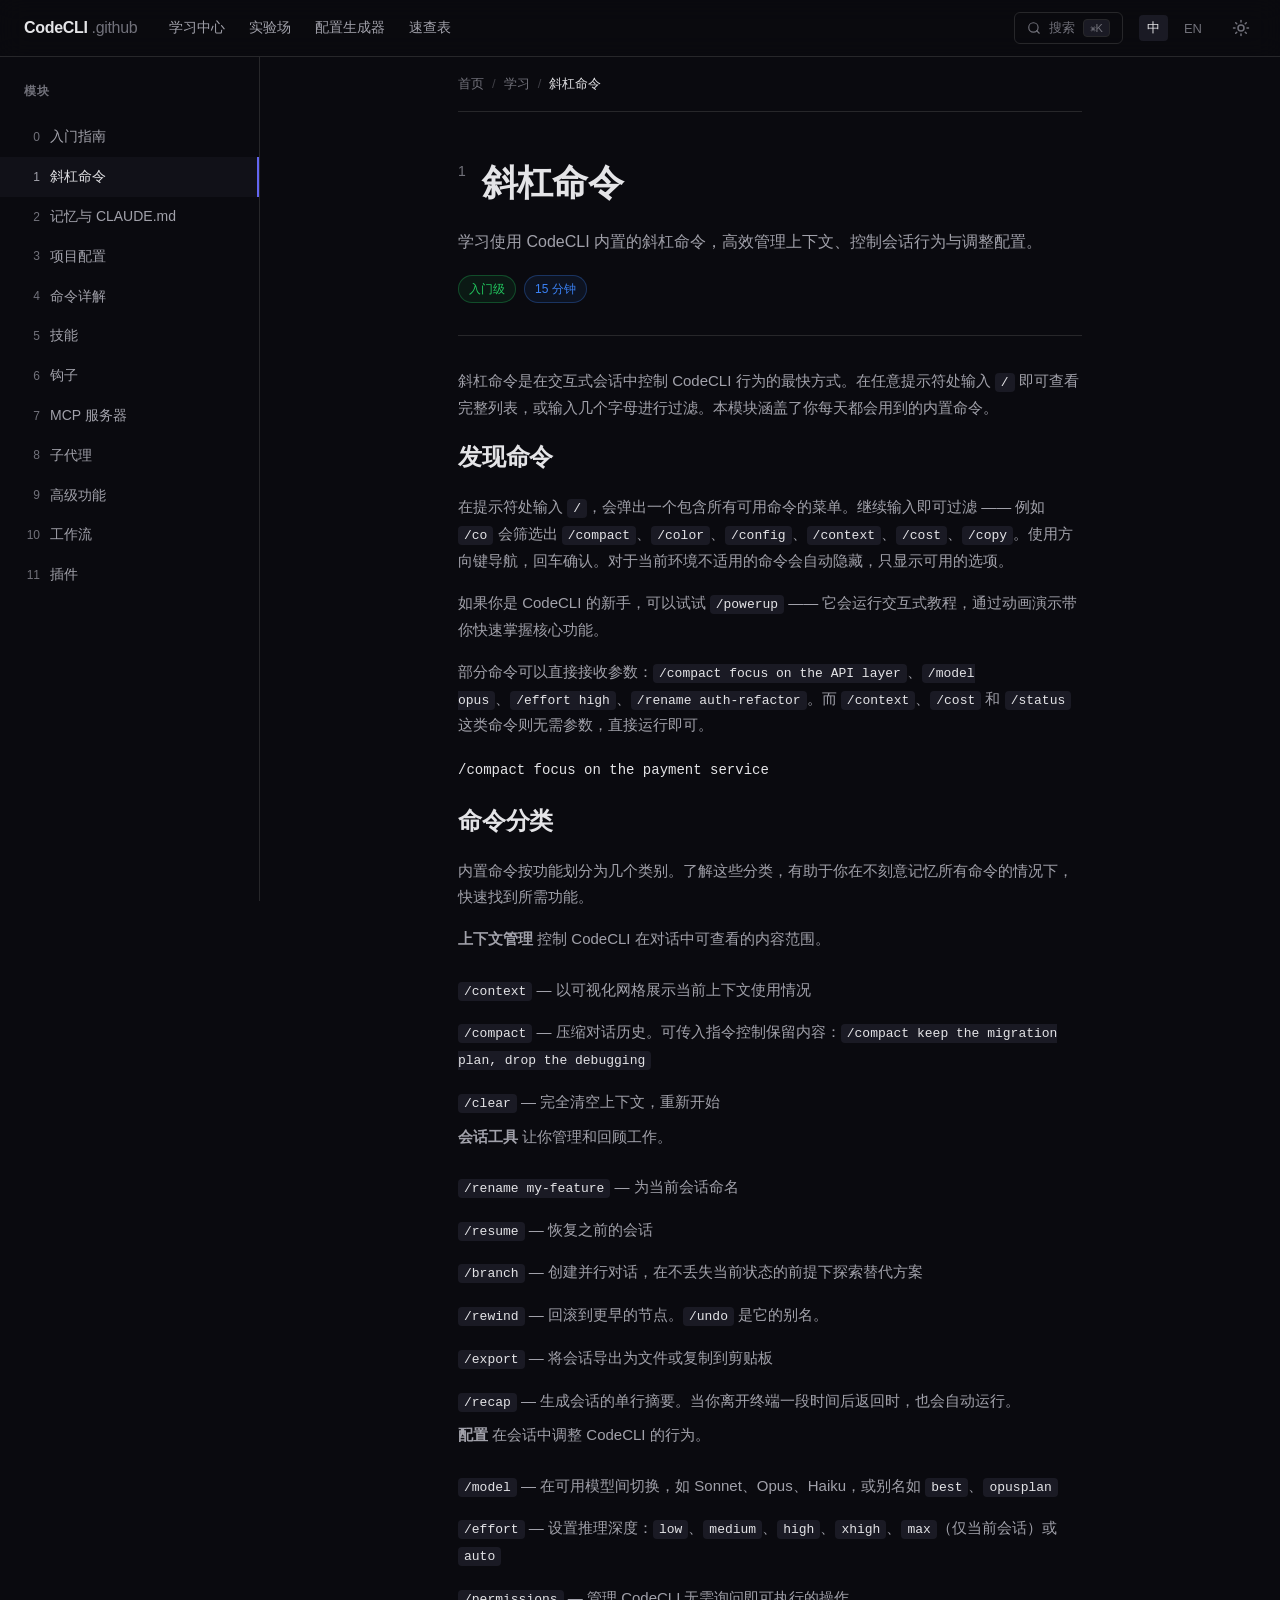
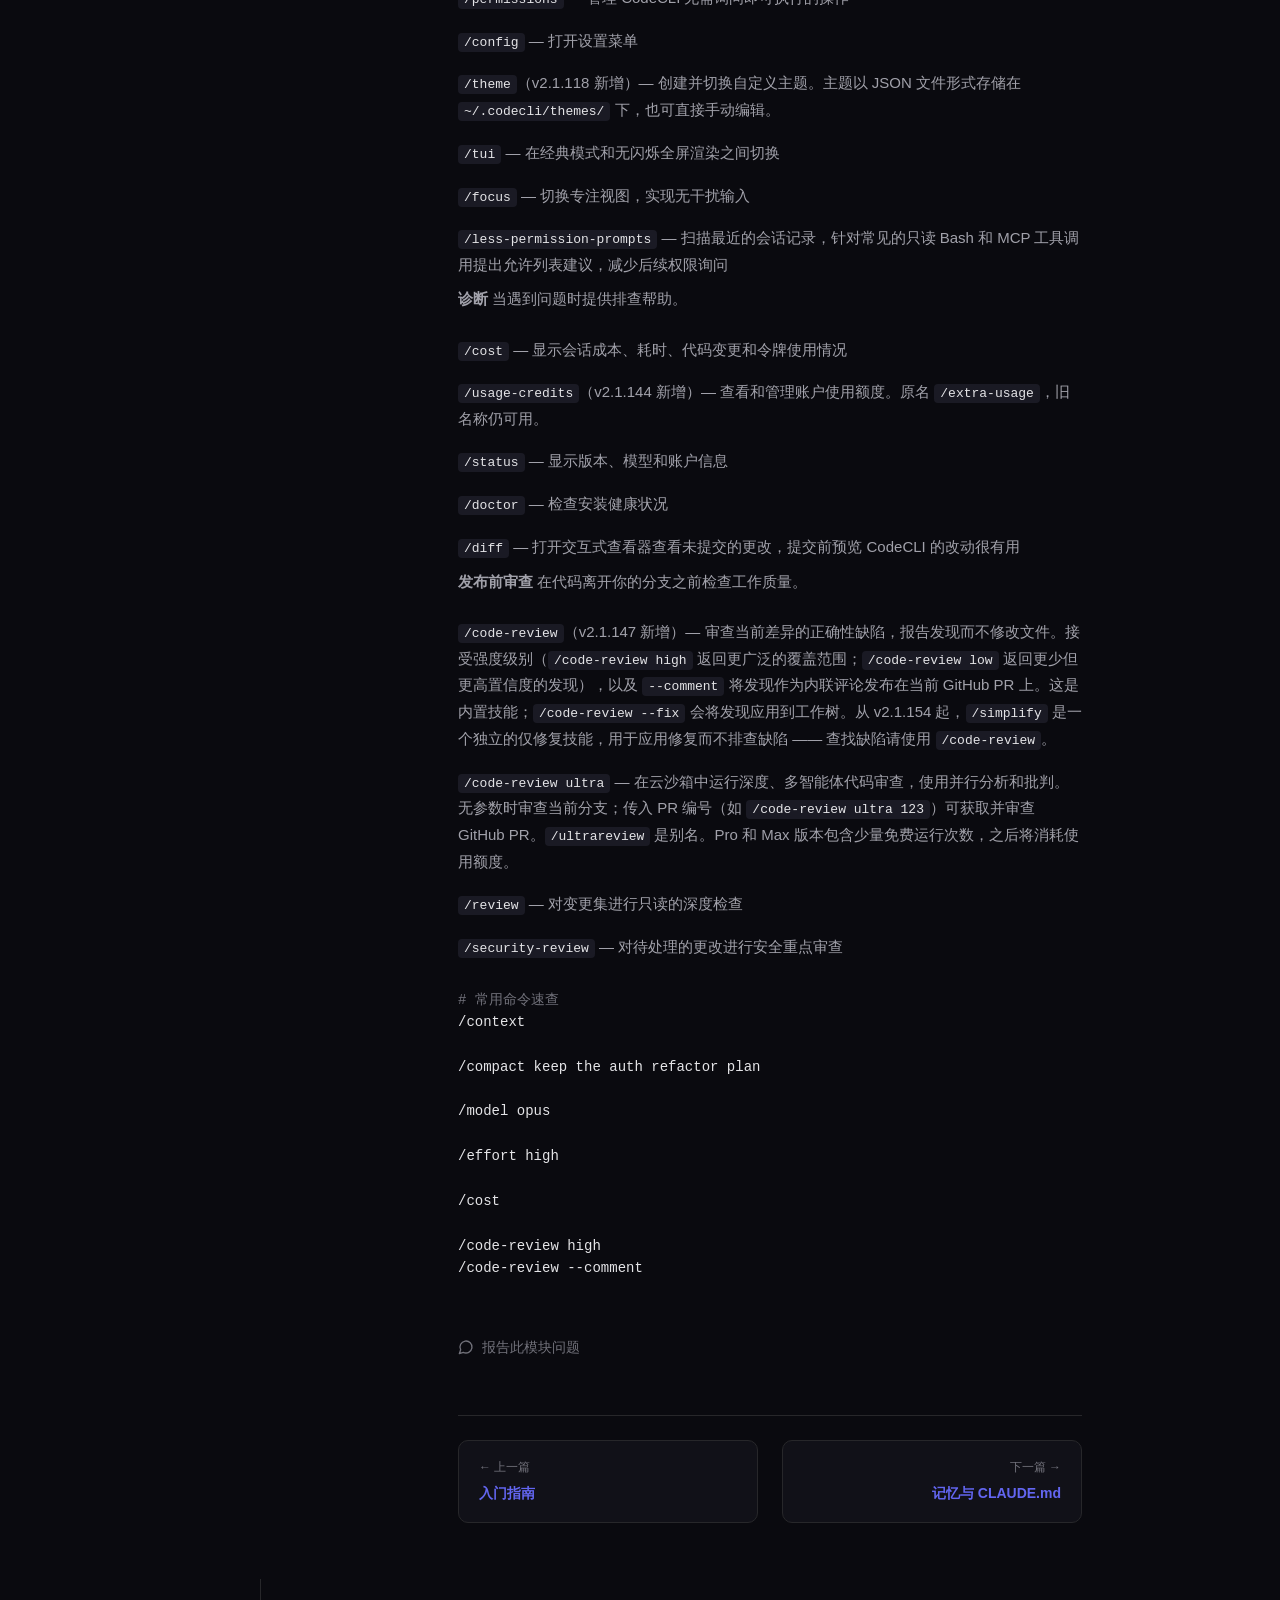
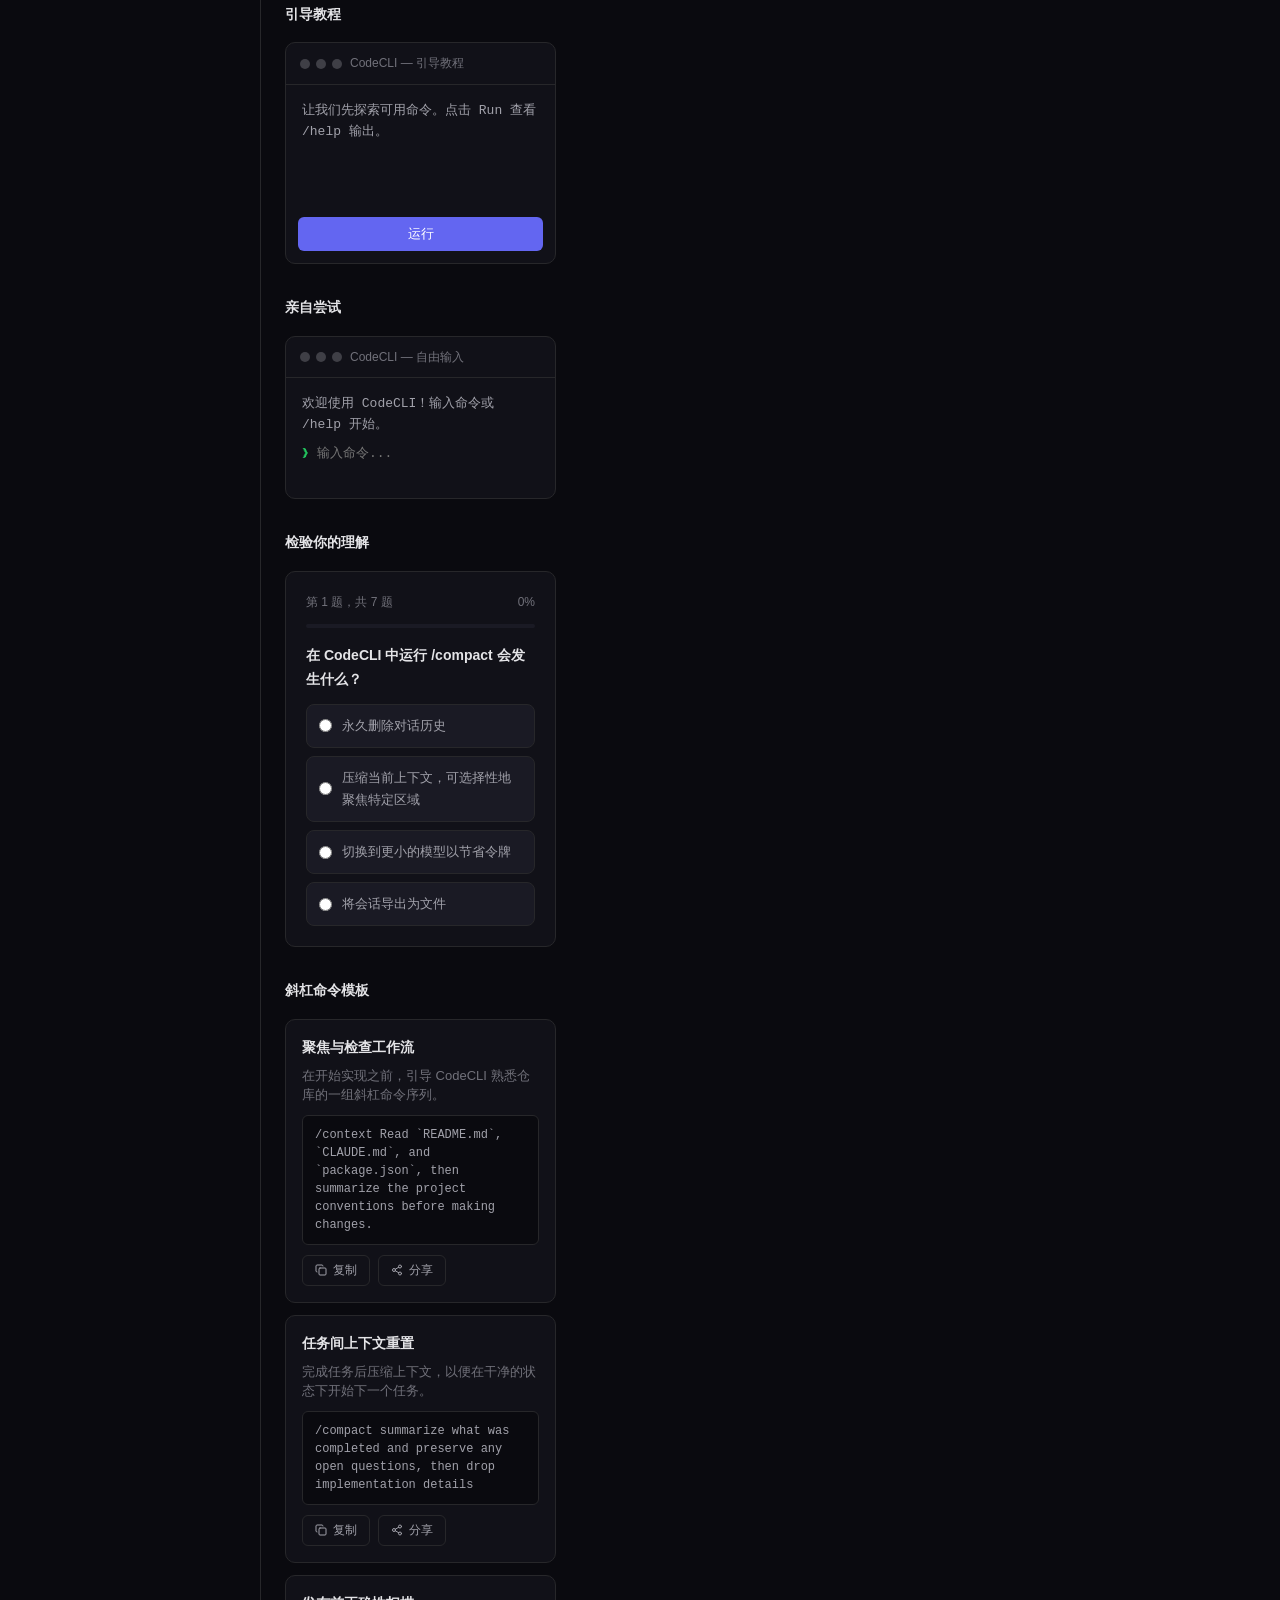
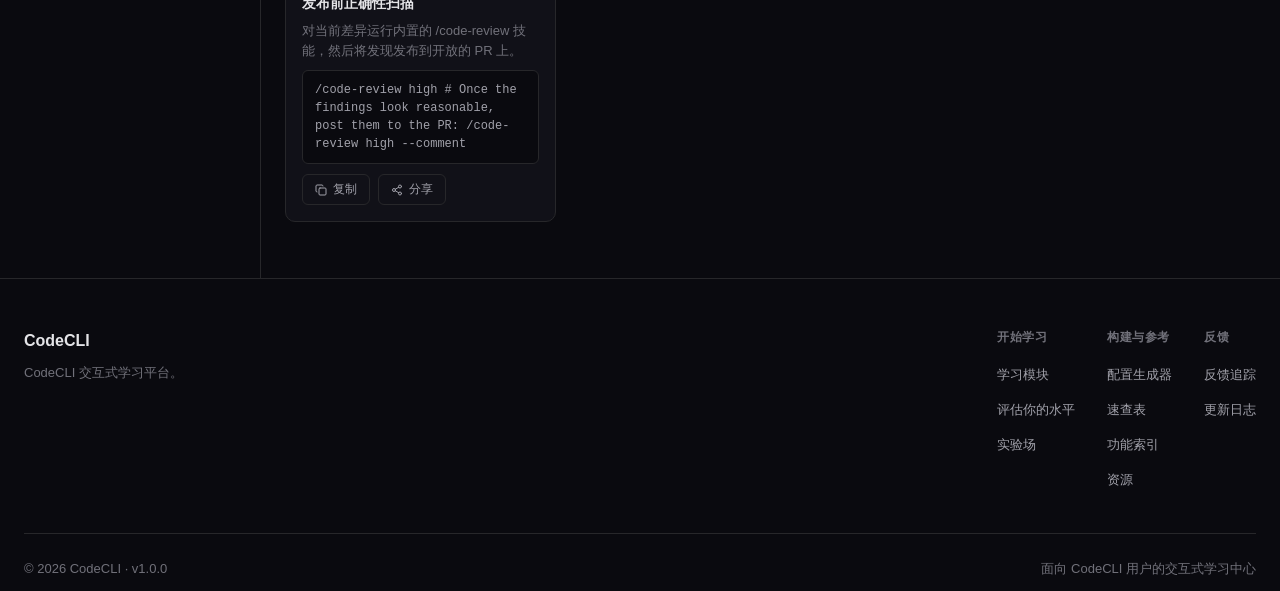
<file: demo-step/index.html>
<!DOCTYPE html>
<html lang="zh-CN">
<head>
  <meta charset="UTF-8">
  <meta name="viewport" content="width=device-width, initial-scale=1.0">
  <title>斜杠命令 — CodeCLI 学习中心</title>
  <style>
    :root {
      --bg-primary: #0a0a0f;
      --bg-secondary: #111118;
      --bg-tertiary: #1a1a24;
      --text-primary: #e4e4e7;
      --text-secondary: #a1a1aa;
      --text-muted: #71717a;
      --accent: #6366f1;
      --accent-hover: #818cf8;
      --border: #27272a;
      --border-hover: #3f3f46;
      --code-bg: #0d0d14;
      --success: #22c55e;
      --warning: #f59e0b;
      --info: #3b82f6;
    }

    * {
      margin: 0;
      padding: 0;
      box-sizing: border-box;
    }

    body {
      font-family: -apple-system, BlinkMacSystemFont, "Segoe UI", Roboto, "Helvetica Neue", Arial, sans-serif;
      background-color: var(--bg-primary);
      color: var(--text-primary);
      line-height: 1.7;
      -webkit-font-smoothing: antialiased;
      min-height: 100vh;
      display: flex;
      flex-direction: column;
    }

    a {
      color: var(--accent);
      text-decoration: none;
      transition: color 0.2s;
    }

    a:hover {
      color: var(--accent-hover);
    }

    /* Header */
    .site-header {
      border-bottom: 1px solid var(--border);
      background: rgba(10, 10, 15, 0.9);
      backdrop-filter: blur(12px);
      position: sticky;
      top: 0;
      z-index: 50;
    }

    .header-inner {
      max-width: 1440px;
      margin: 0 auto;
      padding: 0 24px;
      height: 56px;
      display: flex;
      align-items: center;
      justify-content: space-between;
    }

    .header-left {
      display: flex;
      align-items: center;
      gap: 32px;
    }

    .logo {
      font-weight: 700;
      font-size: 16px;
      color: var(--text-primary);
      display: flex;
      align-items: center;
      gap: 4px;
      letter-spacing: -0.02em;
    }

    .logo span {
      color: var(--text-muted);
      font-weight: 400;
    }

    .nav-links {
      display: flex;
      gap: 24px;
      align-items: center;
    }

    .nav-links a {
      color: var(--text-secondary);
      font-size: 14px;
      font-weight: 500;
    }

    .nav-links a:hover {
      color: var(--text-primary);
    }

    .header-right {
      display: flex;
      align-items: center;
      gap: 16px;
    }

    .search-btn {
      display: flex;
      align-items: center;
      gap: 8px;
      padding: 6px 12px;
      border: 1px solid var(--border);
      border-radius: 6px;
      background: transparent;
      color: var(--text-muted);
      font-size: 13px;
      cursor: pointer;
      transition: border-color 0.2s;
    }

    .search-btn:hover {
      border-color: var(--border-hover);
      color: var(--text-secondary);
    }

    .search-btn kbd {
      font-family: inherit;
      font-size: 11px;
      padding: 2px 6px;
      border-radius: 4px;
      background: var(--bg-tertiary);
      border: 1px solid var(--border);
    }

    .lang-toggle {
      display: flex;
      align-items: center;
      gap: 8px;
      font-size: 13px;
      color: var(--text-muted);
    }

    .lang-toggle button {
      background: none;
      border: none;
      color: var(--text-muted);
      cursor: pointer;
      font-size: 13px;
      padding: 4px 8px;
      border-radius: 4px;
      transition: color 0.2s;
    }

    .lang-toggle button:hover {
      color: var(--text-secondary);
    }

    .lang-toggle button.active {
      color: var(--text-primary);
      background: var(--bg-tertiary);
    }

    .theme-toggle {
      background: none;
      border: none;
      color: var(--text-muted);
      cursor: pointer;
      padding: 6px;
      border-radius: 6px;
      display: flex;
      align-items: center;
      justify-content: center;
      transition: color 0.2s, background 0.2s;
    }

    .theme-toggle:hover {
      color: var(--text-secondary);
      background: var(--bg-tertiary);
    }

    /* Layout */
    .layout {
      display: flex;
      flex: 1;
      max-width: 1440px;
      margin: 0 auto;
      width: 100%;
    }

    /* Sidebar */
    .sidebar {
      width: 260px;
      border-right: 1px solid var(--border);
      padding: 24px 0;
      position: sticky;
      top: 56px;
      height: calc(100vh - 56px);
      overflow-y: auto;
      flex-shrink: 0;
    }

    .sidebar-header {
      padding: 0 24px 16px;
      display: flex;
      align-items: center;
      justify-content: space-between;
    }

    .sidebar-title {
      font-size: 12px;
      font-weight: 600;
      text-transform: uppercase;
      letter-spacing: 0.05em;
      color: var(--text-muted);
    }

    .sidebar-toggle {
      display: none;
      background: none;
      border: none;
      color: var(--text-muted);
      cursor: pointer;
      padding: 4px;
    }

    .module-list {
      list-style: none;
    }

    .module-list li {
      margin: 0;
    }

    .module-list a {
      display: flex;
      align-items: center;
      gap: 10px;
      padding: 8px 24px;
      color: var(--text-secondary);
      font-size: 14px;
      transition: background 0.15s, color 0.15s;
    }

    .module-list a:hover {
      background: var(--bg-secondary);
      color: var(--text-primary);
    }

    .module-list a.active {
      color: var(--text-primary);
      background: var(--bg-secondary);
      border-right: 2px solid var(--accent);
    }

    .module-num {
      font-size: 12px;
      color: var(--text-muted);
      width: 16px;
      text-align: right;
      flex-shrink: 0;
    }

    .module-list a.active .module-num {
      color: var(--text-secondary);
    }

    /* Main */
    .main {
      flex: 1;
      min-width: 0;
      display: flex;
      flex-direction: column;
    }

    .main-content {
      flex: 1;
      display: flex;
      flex-direction: column;
    }

    .content-wrapper {
      flex: 1;
      padding: 0 48px;
      max-width: 720px;
      margin: 0 auto;
      width: 100%;
    }

    /* Breadcrumb */
    .breadcrumb {
      padding: 16px 0;
      font-size: 13px;
      color: var(--text-muted);
      border-bottom: 1px solid var(--border);
      display: flex;
      align-items: center;
      gap: 8px;
    }

    .breadcrumb a {
      color: var(--text-muted);
    }

    .breadcrumb a:hover {
      color: var(--accent);
    }

    .breadcrumb .sep {
      color: var(--text-muted);
      opacity: 0.5;
    }

    .breadcrumb .current {
      color: var(--text-primary);
    }

    /* Hero */
    .hero {
      padding: 40px 0 32px;
      border-bottom: 1px solid var(--border);
    }

    .hero-header {
      display: flex;
      align-items: flex-start;
      gap: 16px;
      margin-bottom: 16px;
    }

    .hero-num {
      font-size: 14px;
      color: var(--text-muted);
      font-weight: 500;
      margin-top: 8px;
    }

    .hero h1 {
      font-size: 36px;
      font-weight: 700;
      letter-spacing: -0.02em;
      color: var(--text-primary);
    }

    .hero-description {
      font-size: 16px;
      color: var(--text-secondary);
      line-height: 1.6;
      margin-bottom: 20px;
    }

    .meta-tags {
      display: flex;
      gap: 8px;
      flex-wrap: wrap;
    }

    .tag {
      display: inline-flex;
      align-items: center;
      padding: 3px 10px;
      border-radius: 9999px;
      font-size: 12px;
      font-weight: 500;
      border: 1px solid var(--border);
      background: var(--bg-secondary);
      color: var(--text-secondary);
    }

    .tag.beginner {
      border-color: rgba(34, 197, 94, 0.3);
      color: var(--success);
      background: rgba(34, 197, 94, 0.08);
    }

    .tag.time {
      border-color: rgba(59, 130, 246, 0.3);
      color: var(--info);
      background: rgba(59, 130, 246, 0.08);
    }

    /* Content */
    .content {
      padding: 32px 0;
      flex: 1;
    }

    .section {
      margin-bottom: 40px;
    }

    .section h2 {
      font-size: 24px;
      font-weight: 600;
      margin-bottom: 16px;
      letter-spacing: -0.01em;
      color: var(--text-primary);
    }

    .section p {
      color: var(--text-secondary);
      margin-bottom: 16px;
      font-size: 15px;
      line-height: 1.75;
    }

    .section ul {
      list-style: none;
      padding: 0;
    }

    .section ul li {
      padding: 8px 0;
      color: var(--text-secondary);
      font-size: 15px;
      line-height: 1.75;
    }

    .section ul li strong {
      color: var(--text-primary);
      font-weight: 600;
    }

    .section code {
      font-family: "SF Mono", "Fira Code", "Fira Mono", Menlo, Consolas, monospace;
      font-size: 13px;
      background: var(--bg-tertiary);
      padding: 2px 6px;
      border-radius: 4px;
      color: var(--text-primary);
    }

    /* Code block (standalone) */
    .code-block {
      margin: 20px 0;
    }

    .code-block pre {
      font-family: "SF Mono", "Fira Code", "Fira Mono", Menlo, Consolas, monospace;
      font-size: 14px;
      line-height: 1.6;
      color: #e4e4e7;
      white-space: pre-wrap;
      word-break: break-word;
    }

    /* Inline command list */
    .command-list {
      margin: 16px 0;
    }

    .command-item {
      padding: 8px 0;
      display: flex;
      gap: 8px;
      align-items: baseline;
      flex-wrap: wrap;
    }

    .command-item code {
      font-family: "SF Mono", "Fira Code", monospace;
      font-size: 14px;
      color: var(--accent-hover);
      background: none;
      padding: 0;
    }

    .command-item .desc {
      color: var(--text-secondary);
      font-size: 15px;
    }

    /* Module nav */
    .module-nav {
      border-top: 1px solid var(--border);
      padding: 24px 0;
      display: flex;
      justify-content: space-between;
      gap: 24px;
      margin-top: 40px;
    }

    .nav-card {
      flex: 1;
      padding: 16px 20px;
      background: var(--bg-secondary);
      border: 1px solid var(--border);
      border-radius: 10px;
      transition: border-color 0.2s, transform 0.2s;
      text-decoration: none;
      display: block;
    }

    .nav-card:hover {
      border-color: var(--border-hover);
      transform: translateY(-2px);
    }

    .nav-label {
      font-size: 12px;
      color: var(--text-muted);
      margin-bottom: 4px;
    }

    .nav-title {
      font-size: 14px;
      font-weight: 600;
      color: var(--accent);
    }

    .nav-card.next {
      text-align: right;
    }

    .feedback-link {
      display: inline-flex;
      align-items: center;
      gap: 8px;
      padding: 16px 0;
      font-size: 14px;
      color: var(--text-muted);
    }

    .feedback-link:hover {
      color: var(--text-secondary);
    }

    /* Right sidebar */
    .right-sidebar {
      width: 320px;
      border-left: 1px solid var(--border);
      padding: 24px;
      overflow-y: auto;
      flex-shrink: 0;
    }

    .widget {
      margin-bottom: 32px;
    }

    .widget h3 {
      font-size: 14px;
      font-weight: 600;
      margin-bottom: 16px;
      color: var(--text-primary);
    }

    .terminal {
      background: var(--bg-secondary);
      border: 1px solid var(--border);
      border-radius: 10px;
      overflow: hidden;
    }

    .terminal-header {
      padding: 10px 14px;
      border-bottom: 1px solid var(--border);
      font-size: 12px;
      color: var(--text-muted);
      display: flex;
      align-items: center;
      gap: 8px;
    }

    .terminal-dots {
      display: flex;
      gap: 6px;
    }

    .terminal-dot {
      width: 10px;
      height: 10px;
      border-radius: 50%;
      background: var(--border-hover);
    }

    .terminal-body {
      padding: 16px;
      font-family: "SF Mono", "Fira Code", monospace;
      font-size: 13px;
      line-height: 1.6;
      color: var(--text-secondary);
      min-height: 120px;
    }

    .terminal-input-line {
      display: flex;
      align-items: center;
      gap: 8px;
      margin-top: 8px;
    }

    .terminal-prompt {
      color: var(--success);
    }

    .terminal-input {
      flex: 1;
      background: transparent;
      border: none;
      color: var(--text-primary);
      font-family: inherit;
      font-size: inherit;
      outline: none;
    }

    .run-btn {
      margin-top: 12px;
      width: 100%;
      padding: 8px 16px;
      background: var(--accent);
      color: white;
      border: none;
      border-radius: 6px;
      font-size: 13px;
      font-weight: 500;
      cursor: pointer;
      transition: background 0.2s;
    }

    .run-btn:hover {
      background: var(--accent-hover);
    }

    .quiz-widget {
      background: var(--bg-secondary);
      border: 1px solid var(--border);
      border-radius: 10px;
      padding: 20px;
    }

    .quiz-header {
      display: flex;
      justify-content: space-between;
      align-items: center;
      margin-bottom: 12px;
    }

    .quiz-progress-text {
      font-size: 12px;
      color: var(--text-muted);
    }

    .quiz-progress-bar {
      width: 100%;
      height: 4px;
      background: var(--bg-tertiary);
      border-radius: 2px;
      margin-bottom: 16px;
      overflow: hidden;
    }

    .quiz-progress-fill {
      height: 100%;
      background: var(--accent);
      border-radius: 2px;
      transition: width 0.3s;
    }

    .quiz-question {
      font-size: 14px;
      font-weight: 600;
      margin-bottom: 12px;
      color: var(--text-primary);
    }

    .quiz-options {
      display: flex;
      flex-direction: column;
      gap: 8px;
    }

    .quiz-option {
      display: flex;
      align-items: center;
      gap: 10px;
      padding: 10px 12px;
      background: var(--bg-tertiary);
      border: 1px solid var(--border);
      border-radius: 8px;
      cursor: pointer;
      font-size: 13px;
      color: var(--text-secondary);
      transition: border-color 0.2s, color 0.2s;
    }

    .quiz-option:hover {
      border-color: var(--border-hover);
      color: var(--text-primary);
    }

    .quiz-option input[type="radio"] {
      accent-color: var(--accent);
    }

    .template-card {
      background: var(--bg-secondary);
      border: 1px solid var(--border);
      border-radius: 10px;
      padding: 16px;
      margin-bottom: 12px;
    }

    .template-title {
      font-size: 14px;
      font-weight: 600;
      margin-bottom: 6px;
      color: var(--text-primary);
    }

    .template-desc {
      font-size: 13px;
      color: var(--text-muted);
      margin-bottom: 10px;
      line-height: 1.5;
    }

    .template-code {
      background: var(--bg-primary);
      border: 1px solid var(--border);
      border-radius: 6px;
      padding: 10px 12px;
      font-family: "SF Mono", "Fira Code", monospace;
      font-size: 12px;
      line-height: 1.5;
      color: var(--text-secondary);
      margin-bottom: 10px;
      position: relative;
    }

    .template-actions {
      display: flex;
      gap: 8px;
    }

    .template-btn {
      display: flex;
      align-items: center;
      gap: 6px;
      padding: 6px 12px;
      background: transparent;
      border: 1px solid var(--border);
      border-radius: 6px;
      color: var(--text-secondary);
      font-size: 12px;
      cursor: pointer;
      transition: border-color 0.2s, color 0.2s;
    }

    .template-btn:hover {
      border-color: var(--border-hover);
      color: var(--text-primary);
    }

    /* Footer */
    .site-footer {
      border-top: 1px solid var(--border);
      padding: 48px 24px 32px;
      margin-top: auto;
    }

    .footer-inner {
      max-width: 1440px;
      margin: 0 auto;
      display: flex;
      justify-content: space-between;
      gap: 48px;
    }

    .footer-brand {
      max-width: 280px;
    }

    .footer-logo {
      font-size: 16px;
      font-weight: 700;
      margin-bottom: 8px;
      color: var(--text-primary);
    }

    .footer-desc {
      font-size: 13px;
      color: var(--text-muted);
      line-height: 1.6;
      margin-bottom: 16px;
    }

    .footer-links {
      display: flex;
      gap: 32px;
    }

    .footer-col h4 {
      font-size: 12px;
      font-weight: 600;
      text-transform: uppercase;
      letter-spacing: 0.05em;
      color: var(--text-muted);
      margin-bottom: 12px;
    }

    .footer-col ul {
      list-style: none;
    }

    .footer-col li {
      margin-bottom: 8px;
    }

    .footer-col a {
      font-size: 13px;
      color: var(--text-secondary);
    }

    .footer-col a:hover {
      color: var(--text-primary);
    }

    .footer-bottom {
      max-width: 1440px;
      margin: 32px auto 0;
      padding-top: 24px;
      border-top: 1px solid var(--border);
      display: flex;
      justify-content: space-between;
      align-items: center;
      font-size: 13px;
      color: var(--text-muted);
    }

    /* Responsive */
    @media (max-width: 1100px) {
      .right-sidebar {
        display: none;
      }
    }

    @media (max-width: 860px) {
      .sidebar {
        display: none;
      }

      .content-wrapper {
        padding: 0 24px;
      }

      .header-left .nav-links {
        display: none;
      }
    }
  </style>
</head>
<body>

  <!-- Header -->
  <header class="site-header">
    <div class="header-inner">
      <div class="header-left">
        <a href="#" class="logo">CodeCLI <span>.github</span></a>
        <nav class="nav-links">
          <a href="#">学习中心</a>
          <a href="#">实验场</a>
          <a href="#">配置生成器</a>
          <a href="#">速查表</a>
        </nav>
      </div>
      <div class="header-right">
        <button class="search-btn" onclick="alert('搜索功能即将上线')">
          <svg width="14" height="14" viewBox="0 0 24 24" fill="none" stroke="currentColor" stroke-width="2" stroke-linecap="round" stroke-linejoin="round"><circle cx="11" cy="11" r="8"></circle><path d="m21 21-4.3-4.3"></path></svg>
          搜索
          <kbd>⌘K</kbd>
        </button>
        <div class="lang-toggle">
          <button class="active">中</button>
          <button>EN</button>
        </div>
        <button class="theme-toggle" onclick="toggleTheme()" title="切换深色模式">
          <svg width="18" height="18" viewBox="0 0 24 24" fill="none" stroke="currentColor" stroke-width="2" stroke-linecap="round" stroke-linejoin="round"><circle cx="12" cy="12" r="4"></circle><path d="M12 2v2"></path><path d="M12 20v2"></path><path d="m4.93 4.93 1.41 1.41"></path><path d="m17.66 17.66 1.41 1.41"></path><path d="M2 12h2"></path><path d="M20 12h2"></path><path d="m4.93 19.07 1.41-1.41"></path><path d="m17.66 6.34 1.41-1.41"></path></svg>
        </button>
      </div>
    </div>
  </header>

  <div class="layout">
    <!-- Left Sidebar -->
    <aside class="sidebar">
      <div class="sidebar-header">
        <span class="sidebar-title">模块</span>
        <button class="sidebar-toggle">
          <svg width="18" height="18" viewBox="0 0 24 24" fill="none" stroke="currentColor" stroke-width="2" stroke-linecap="round" stroke-linejoin="round"><path d="M19 12H5"></path><path d="M12 19l-7-7 7-7"></path></svg>
        </button>
      </div>
      <ul class="module-list">
        <li><a href="#"><span class="module-num">0</span> 入门指南</a></li>
        <li><a href="#" class="active"><span class="module-num">1</span> 斜杠命令</a></li>
        <li><a href="#"><span class="module-num">2</span> 记忆与 CLAUDE.md</a></li>
        <li><a href="#"><span class="module-num">3</span> 项目配置</a></li>
        <li><a href="#"><span class="module-num">4</span> 命令详解</a></li>
        <li><a href="#"><span class="module-num">5</span> 技能</a></li>
        <li><a href="#"><span class="module-num">6</span> 钩子</a></li>
        <li><a href="#"><span class="module-num">7</span> MCP 服务器</a></li>
        <li><a href="#"><span class="module-num">8</span> 子代理</a></li>
        <li><a href="#"><span class="module-num">9</span> 高级功能</a></li>
        <li><a href="#"><span class="module-num">10</span> 工作流</a></li>
        <li><a href="#"><span class="module-num">11</span> 插件</a></li>
      </ul>
    </aside>

    <!-- Main Content -->
    <main class="main">
      <div class="main-content">
        <div class="content-wrapper">
          <!-- Breadcrumb -->
          <nav class="breadcrumb">
            <a href="#">首页</a>
            <span class="sep">/</span>
            <a href="#">学习</a>
            <span class="sep">/</span>
            <span class="current">斜杠命令</span>
          </nav>

          <!-- Hero -->
          <section class="hero">
            <div class="hero-header">
              <span class="hero-num">1</span>
              <h1>斜杠命令</h1>
            </div>
            <p class="hero-description">
              学习使用 CodeCLI 内置的斜杠命令，高效管理上下文、控制会话行为与调整配置。
            </p>
            <div class="meta-tags">
              <span class="tag beginner">入门级</span>
              <span class="tag time">15 分钟</span>
            </div>
          </section>

          <!-- Content -->
          <div class="content">
            <div class="section">
              <p>
                斜杠命令是在交互式会话中控制 CodeCLI 行为的最快方式。在任意提示符处输入 <code>/</code> 即可查看完整列表，或输入几个字母进行过滤。本模块涵盖了你每天都会用到的内置命令。
              </p>

              <h2>发现命令</h2>
              <p>
                在提示符处输入 <code>/</code>，会弹出一个包含所有可用命令的菜单。继续输入即可过滤 —— 例如 <code>/co</code> 会筛选出 <code>/compact</code>、<code>/color</code>、<code>/config</code>、<code>/context</code>、<code>/cost</code>、<code>/copy</code>。使用方向键导航，回车确认。对于当前环境不适用的命令会自动隐藏，只显示可用的选项。
              </p>
              <p>
                如果你是 CodeCLI 的新手，可以试试 <code>/powerup</code> —— 它会运行交互式教程，通过动画演示带你快速掌握核心功能。
              </p>
              <p>
                部分命令可以直接接收参数：<code>/compact focus on the API layer</code>、<code>/model opus</code>、<code>/effort high</code>、<code>/rename auth-refactor</code>。而 <code>/context</code>、<code>/cost</code> 和 <code>/status</code> 这类命令则无需参数，直接运行即可。
              </p>

              <div class="code-block">
                <pre>/compact focus on the payment service</pre>
              </div>

              <h2>命令分类</h2>
              <p>
                内置命令按功能划分为几个类别。了解这些分类，有助于你在不刻意记忆所有命令的情况下，快速找到所需功能。
              </p>

              <p><strong>上下文管理</strong> 控制 CodeCLI 在对话中可查看的内容范围。</p>
              <ul>
                <li><code>/context</code> — 以可视化网格展示当前上下文使用情况</li>
                <li><code>/compact</code> — 压缩对话历史。可传入指令控制保留内容：<code>/compact keep the migration plan, drop the debugging</code></li>
                <li><code>/clear</code> — 完全清空上下文，重新开始</li>
              </ul>

              <p><strong>会话工具</strong> 让你管理和回顾工作。</p>
              <ul>
                <li><code>/rename my-feature</code> — 为当前会话命名</li>
                <li><code>/resume</code> — 恢复之前的会话</li>
                <li><code>/branch</code> — 创建并行对话，在不丢失当前状态的前提下探索替代方案</li>
                <li><code>/rewind</code> — 回滚到更早的节点。<code>/undo</code> 是它的别名。</li>
                <li><code>/export</code> — 将会话导出为文件或复制到剪贴板</li>
                <li><code>/recap</code> — 生成会话的单行摘要。当你离开终端一段时间后返回时，也会自动运行。</li>
              </ul>

              <p><strong>配置</strong> 在会话中调整 CodeCLI 的行为。</p>
              <ul>
                <li><code>/model</code> — 在可用模型间切换，如 Sonnet、Opus、Haiku，或别名如 <code>best</code>、<code>opusplan</code></li>
                <li><code>/effort</code> — 设置推理深度：<code>low</code>、<code>medium</code>、<code>high</code>、<code>xhigh</code>、<code>max</code>（仅当前会话）或 <code>auto</code></li>
                <li><code>/permissions</code> — 管理 CodeCLI 无需询问即可执行的操作</li>
                <li><code>/config</code> — 打开设置菜单</li>
                <li><code>/theme</code>（v2.1.118 新增）— 创建并切换自定义主题。主题以 JSON 文件形式存储在 <code>~/.codecli/themes/</code> 下，也可直接手动编辑。</li>
                <li><code>/tui</code> — 在经典模式和无闪烁全屏渲染之间切换</li>
                <li><code>/focus</code> — 切换专注视图，实现无干扰输入</li>
                <li><code>/less-permission-prompts</code> — 扫描最近的会话记录，针对常见的只读 Bash 和 MCP 工具调用提出允许列表建议，减少后续权限询问</li>
              </ul>

              <p><strong>诊断</strong> 当遇到问题时提供排查帮助。</p>
              <ul>
                <li><code>/cost</code> — 显示会话成本、耗时、代码变更和令牌使用情况</li>
                <li><code>/usage-credits</code>（v2.1.144 新增）— 查看和管理账户使用额度。原名 <code>/extra-usage</code>，旧名称仍可用。</li>
                <li><code>/status</code> — 显示版本、模型和账户信息</li>
                <li><code>/doctor</code> — 检查安装健康状况</li>
                <li><code>/diff</code> — 打开交互式查看器查看未提交的更改，提交前预览 CodeCLI 的改动很有用</li>
              </ul>

              <p><strong>发布前审查</strong> 在代码离开你的分支之前检查工作质量。</p>
              <ul>
                <li>
                  <code>/code-review</code>（v2.1.147 新增）— 审查当前差异的正确性缺陷，报告发现而不修改文件。接受强度级别（<code>/code-review high</code> 返回更广泛的覆盖范围；<code>/code-review low</code> 返回更少但更高置信度的发现），以及 <code>--comment</code> 将发现作为内联评论发布在当前 GitHub PR 上。这是内置技能；<code>/code-review --fix</code> 会将发现应用到工作树。从 v2.1.154 起，<code>/simplify</code> 是一个独立的仅修复技能，用于应用修复而不排查缺陷 —— 查找缺陷请使用 <code>/code-review</code>。
                </li>
                <li>
                  <code>/code-review ultra</code> — 在云沙箱中运行深度、多智能体代码审查，使用并行分析和批判。无参数时审查当前分支；传入 PR 编号（如 <code>/code-review ultra 123</code>）可获取并审查 GitHub PR。<code>/ultrareview</code> 是别名。Pro 和 Max 版本包含少量免费运行次数，之后将消耗使用额度。
                </li>
                <li><code>/review</code> — 对变更集进行只读的深度检查</li>
                <li><code>/security-review</code> — 对待处理的更改进行安全重点审查</li>
              </ul>

              <div class="code-block">
                <pre><span style="color: var(--text-muted);"># 常用命令速查</span>
/context

/compact keep the auth refactor plan

/model opus

/effort high

/cost

/code-review high
/code-review --comment</pre>
              </div>
            </div>

            <!-- Feedback & Module Nav -->
            <a href="#" class="feedback-link">
              <svg width="16" height="16" viewBox="0 0 24 24" fill="none" stroke="currentColor" stroke-width="2" stroke-linecap="round" stroke-linejoin="round"><path d="M7.9 20A9 9 0 1 0 4 16.1L2 22Z"></path></svg>
              报告此模块问题
            </a>

            <nav class="module-nav">
              <a href="#" class="nav-card">
                <div class="nav-label">← 上一篇</div>
                <div class="nav-title">入门指南</div>
              </a>
              <a href="#" class="nav-card next">
                <div class="nav-label">下一篇 →</div>
                <div class="nav-title">记忆与 CLAUDE.md</div>
              </a>
            </nav>
          </div>
        </div>
      </div>

      <!-- Right Sidebar -->
      <aside class="right-sidebar">
        <!-- Guided Tutorial -->
        <div class="widget">
          <h3>引导教程</h3>
          <div class="terminal">
            <div class="terminal-header">
              <div class="terminal-dots">
                <div class="terminal-dot"></div>
                <div class="terminal-dot"></div>
                <div class="terminal-dot"></div>
              </div>
              <span>CodeCLI — 引导教程</span>
            </div>
            <div class="terminal-body" id="guidedOutput">
              <div>让我们先探索可用命令。点击 Run 查看 /help 输出。</div>
            </div>
            <button class="run-btn" id="guidedRunBtn" style="margin: 12px; width: calc(100% - 24px);">运行</button>
          </div>
        </div>

        <!-- Try It Yourself -->
        <div class="widget">
          <h3>亲自尝试</h3>
          <div class="terminal">
            <div class="terminal-header">
              <div class="terminal-dots">
                <div class="terminal-dot"></div>
                <div class="terminal-dot"></div>
                <div class="terminal-dot"></div>
              </div>
              <span>CodeCLI — 自由输入</span>
            </div>
            <div class="terminal-body">
              <div>欢迎使用 CodeCLI！输入命令或 /help 开始。</div>
              <div class="terminal-input-line">
                <span class="terminal-prompt">❯</span>
                <input type="text" class="terminal-input" id="freeInput" placeholder="输入命令..." autocomplete="off">
              </div>
            </div>
          </div>
        </div>

        <!-- Check Your Understanding -->
        <div class="widget">
          <h3>检验你的理解</h3>
          <div class="quiz-widget">
            <div class="quiz-header">
              <span class="quiz-progress-text">第 1 题，共 7 题</span>
              <span class="quiz-progress-text" id="quizPercent">0%</span>
            </div>
            <div class="quiz-progress-bar">
              <div class="quiz-progress-fill" id="quizFill" style="width: 0%"></div>
            </div>
            <div class="quiz-question" id="quizQuestion">在 CodeCLI 中运行 /compact 会发生什么？</div>
            <div class="quiz-options" id="quizOptions">
              <label class="quiz-option">
                <input type="radio" name="quiz" value="0">
                <span>永久删除对话历史</span>
              </label>
              <label class="quiz-option">
                <input type="radio" name="quiz" value="1">
                <span>压缩当前上下文，可选择性地聚焦特定区域</span>
              </label>
              <label class="quiz-option">
                <input type="radio" name="quiz" value="2">
                <span>切换到更小的模型以节省令牌</span>
              </label>
              <label class="quiz-option">
                <input type="radio" name="quiz" value="3">
                <span>将会话导出为文件</span>
              </label>
            </div>
          </div>
        </div>

        <!-- Templates -->
        <div class="widget">
          <h3>斜杠命令模板</h3>

          <div class="template-card">
            <div class="template-title">聚焦与检查工作流</div>
            <div class="template-desc">在开始实现之前，引导 CodeCLI 熟悉仓库的一组斜杠命令序列。</div>
            <div class="template-code">/context
Read `README.md`, `CLAUDE.md`, and `package.json`, then summarize the project conventions before making changes.</div>
            <div class="template-actions">
              <button class="template-btn" onclick="copyTemplate(this)">
                <svg width="12" height="12" viewBox="0 0 24 24" fill="none" stroke="currentColor" stroke-width="2" stroke-linecap="round" stroke-linejoin="round"><rect width="14" height="14" x="8" y="8" rx="2" ry="2"></rect><path d="M4 16c-1.1 0-2-.9-2-2V4c0-1.1.9-2 2-2h10c1.1 0 2 .9 2 2"></path></svg>
                复制
              </button>
              <button class="template-btn">
                <svg width="12" height="12" viewBox="0 0 24 24" fill="none" stroke="currentColor" stroke-width="2" stroke-linecap="round" stroke-linejoin="round"><circle cx="18" cy="5" r="3"></circle><circle cx="6" cy="12" r="3"></circle><circle cx="18" cy="19" r="3"></circle><line x1="8.59" x2="15.42" y1="13.51" y2="17.49"></line><line x1="15.41" x2="8.59" y1="6.51" y2="10.49"></line></svg>
                分享
              </button>
            </div>
          </div>

          <div class="template-card">
            <div class="template-title">任务间上下文重置</div>
            <div class="template-desc">完成任务后压缩上下文，以便在干净的状态下开始下一个任务。</div>
            <div class="template-code">/compact summarize what was completed and preserve any open questions, then drop implementation details</div>
            <div class="template-actions">
              <button class="template-btn" onclick="copyTemplate(this)">
                <svg width="12" height="12" viewBox="0 0 24 24" fill="none" stroke="currentColor" stroke-width="2" stroke-linecap="round" stroke-linejoin="round"><rect width="14" height="14" x="8" y="8" rx="2" ry="2"></rect><path d="M4 16c-1.1 0-2-.9-2-2V4c0-1.1.9-2 2-2h10c1.1 0 2 .9 2 2"></path></svg>
                复制
              </button>
              <button class="template-btn">
                <svg width="12" height="12" viewBox="0 0 24 24" fill="none" stroke="currentColor" stroke-width="2" stroke-linecap="round" stroke-linejoin="round"><circle cx="18" cy="5" r="3"></circle><circle cx="6" cy="12" r="3"></circle><circle cx="18" cy="19" r="3"></circle><line x1="8.59" x2="15.42" y1="13.51" y2="17.49"></line><line x1="15.41" x2="8.59" y1="6.51" y2="10.49"></line></svg>
                分享
              </button>
            </div>
          </div>

          <div class="template-card">
            <div class="template-title">发布前正确性扫描</div>
            <div class="template-desc">对当前差异运行内置的 /code-review 技能，然后将发现发布到开放的 PR 上。</div>
            <div class="template-code">/code-review high
# Once the findings look reasonable, post them to the PR:
/code-review high --comment</div>
            <div class="template-actions">
              <button class="template-btn" onclick="copyTemplate(this)">
                <svg width="12" height="12" viewBox="0 0 24 24" fill="none" stroke="currentColor" stroke-width="2" stroke-linecap="round" stroke-linejoin="round"><rect width="14" height="14" x="8" y="8" rx="2" ry="2"></rect><path d="M4 16c-1.1 0-2-.9-2-2V4c0-1.1.9-2 2-2h10c1.1 0 2 .9 2 2"></path></svg>
                复制
              </button>
              <button class="template-btn">
                <svg width="12" height="12" viewBox="0 0 24 24" fill="none" stroke="currentColor" stroke-width="2" stroke-linecap="round" stroke-linejoin="round"><circle cx="18" cy="5" r="3"></circle><circle cx="6" cy="12" r="3"></circle><circle cx="18" cy="19" r="3"></circle><line x1="8.59" x2="15.42" y1="13.51" y2="17.49"></line><line x1="15.41" x2="8.59" y1="6.51" y2="10.49"></line></svg>
                分享
              </button>
            </div>
          </div>
        </div>
      </aside>
    </main>
  </div>

  <!-- Footer -->
  <footer class="site-footer">
    <div class="footer-inner">
      <div class="footer-brand">
        <div class="footer-logo">CodeCLI</div>
        <p class="footer-desc">CodeCLI 交互式学习平台。</p>
      </div>
      <div class="footer-links">
        <div class="footer-col">
          <h4>开始学习</h4>
          <ul>
            <li><a href="#">学习模块</a></li>
            <li><a href="#">评估你的水平</a></li>
            <li><a href="#">实验场</a></li>
          </ul>
        </div>
        <div class="footer-col">
          <h4>构建与参考</h4>
          <ul>
            <li><a href="#">配置生成器</a></li>
            <li><a href="#">速查表</a></li>
            <li><a href="#">功能索引</a></li>
            <li><a href="#">资源</a></li>
          </ul>
        </div>
        <div class="footer-col">
          <h4>反馈</h4>
          <ul>
            <li><a href="#">反馈追踪</a></li>
            <li><a href="#">更新日志</a></li>
          </ul>
        </div>
      </div>
    </div>
    <div class="footer-bottom">
      <span>© 2026 CodeCLI · v1.0.0</span>
      <span>面向 CodeCLI 用户的交互式学习中心</span>
    </div>
  </footer>

  <script>
    // Guided tutorial simulation
    const guidedOutput = document.getElementById('guidedOutput');
    const guidedRunBtn = document.getElementById('guidedRunBtn');

    const guidedSteps = [
      { text: '> /help', delay: 300 },
      { text: '', delay: 100 },
      { text: 'Available commands:', delay: 200 },
      { text: '  /compact        Compress the current conversation', delay: 100 },
      { text: '  /config         Open the settings menu', delay: 80 },
      { text: '  /context        Show context usage', delay: 80 },
      { text: '  /cost           Show session cost', delay: 80 },
      { text: '  /help           Show this help message', delay: 80 },
      { text: '  ...', delay: 80 },
    ];

    let guidedRunning = false;
    guidedRunBtn.addEventListener('click', async () => {
      if (guidedRunning) return;
      guidedRunning = true;
      guidedRunBtn.disabled = true;
      guidedRunBtn.textContent = '运行中...';
      guidedOutput.innerHTML = '';

      for (const step of guidedSteps) {
        await new Promise(r => setTimeout(r, step.delay));
        const div = document.createElement('div');
        div.textContent = step.text;
        guidedOutput.appendChild(div);
      }

      guidedRunning = false;
      guidedRunBtn.disabled = false;
      guidedRunBtn.textContent = '运行';
    });

    // Free type terminal
    const freeInput = document.getElementById('freeInput');
    freeInput.addEventListener('keydown', (e) => {
      if (e.key === 'Enter' && freeInput.value.trim()) {
        const terminalBody = freeInput.closest('.terminal-body');
        const line = document.createElement('div');
        line.innerHTML = `<span style="color: var(--success);">❯</span> ${freeInput.value}`;
        terminalBody.insertBefore(line, freeInput.parentElement);
        freeInput.value = '';

        // Simulate response
        setTimeout(() => {
          const response = document.createElement('div');
          response.style.color = 'var(--text-muted)';
          response.textContent = `Command executed: ${line.textContent.replace('❯ ', '')}`;
          terminalBody.insertBefore(response, freeInput.parentElement);
        }, 300);
      }
    });

    // Quiz
    const quizOptions = document.querySelectorAll('.quiz-option');
    quizOptions.forEach(opt => {
      opt.addEventListener('click', () => {
        quizOptions.forEach(o => o.style.borderColor = 'var(--border)');
        quizOptions.forEach(o => o.style.color = 'var(--text-secondary)');
        opt.style.borderColor = 'var(--accent)';
        opt.style.color = 'var(--text-primary)';
        document.getElementById('quizFill').style.width = '100%';
        document.getElementById('quizPercent').textContent = '100%';
      });
    });

    // Copy template
    function copyTemplate(btn) {
      const code = btn.closest('.template-card').querySelector('.template-code').textContent;
      navigator.clipboard.writeText(code).then(() => {
        const original = btn.innerHTML;
        btn.innerHTML = '<svg width="12" height="12" viewBox="0 0 24 24" fill="none" stroke="currentColor" stroke-width="2" stroke-linecap="round" stroke-linejoin="round"><polyline points="20 6 9 17 4 12"></polyline></svg> 已复制';
        setTimeout(() => {
          btn.innerHTML = original;
        }, 2000);
      });
    }

    // Theme toggle (placeholder)
    function toggleTheme() {
      alert('深色模式切换功能演示');
    }
  </script>
</body>
</html>
</file>
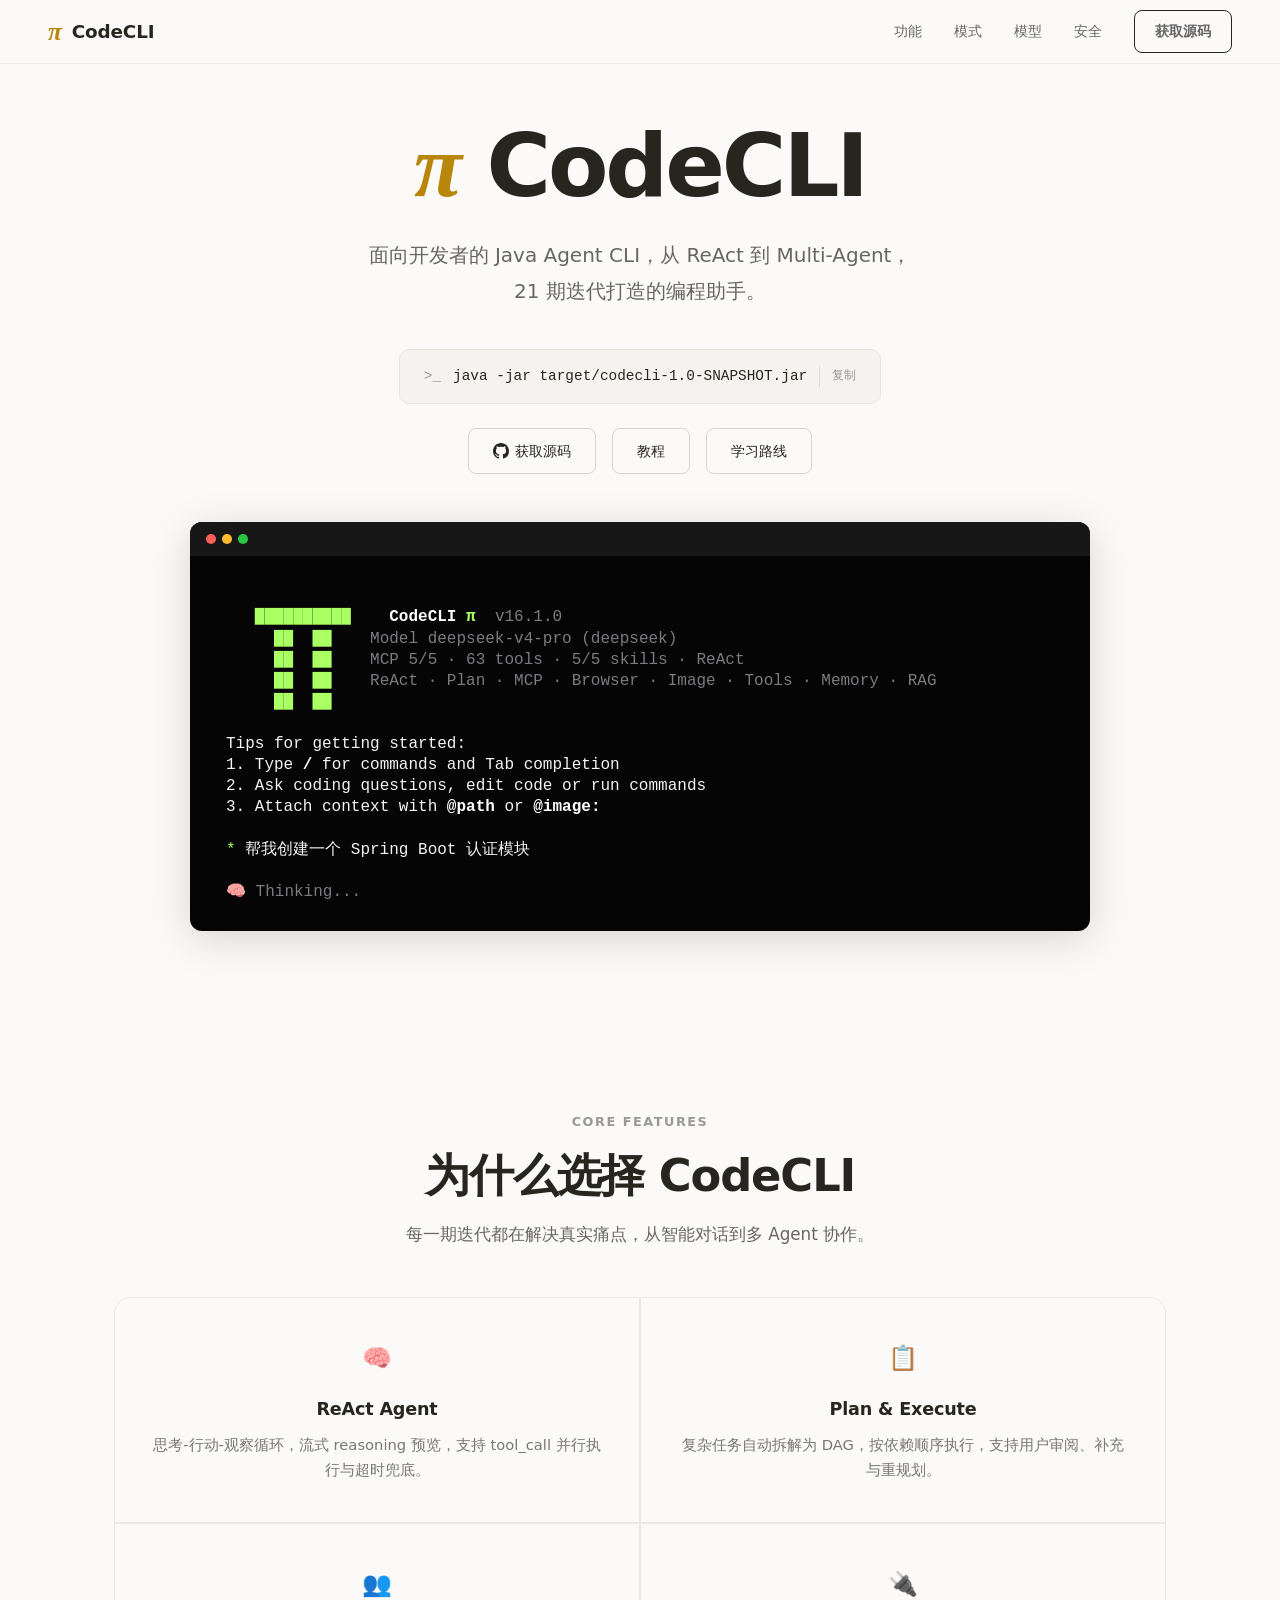
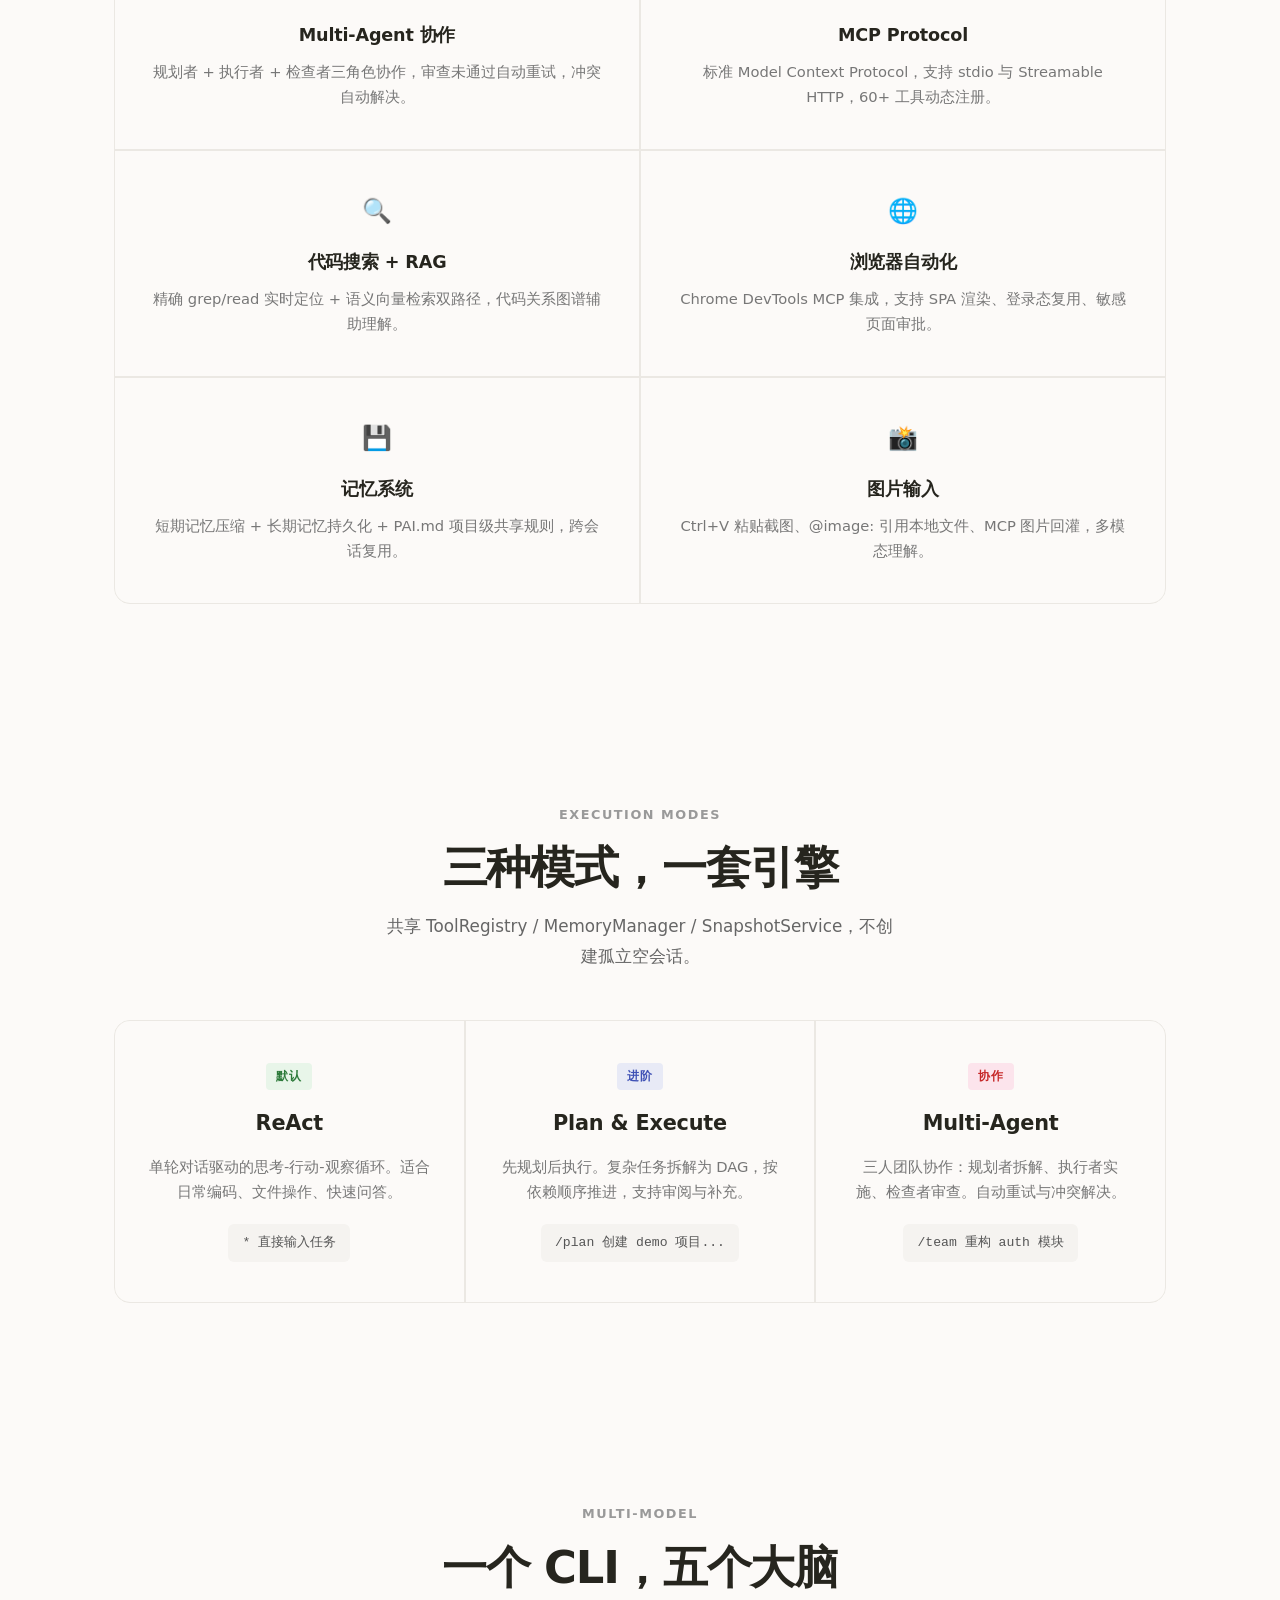
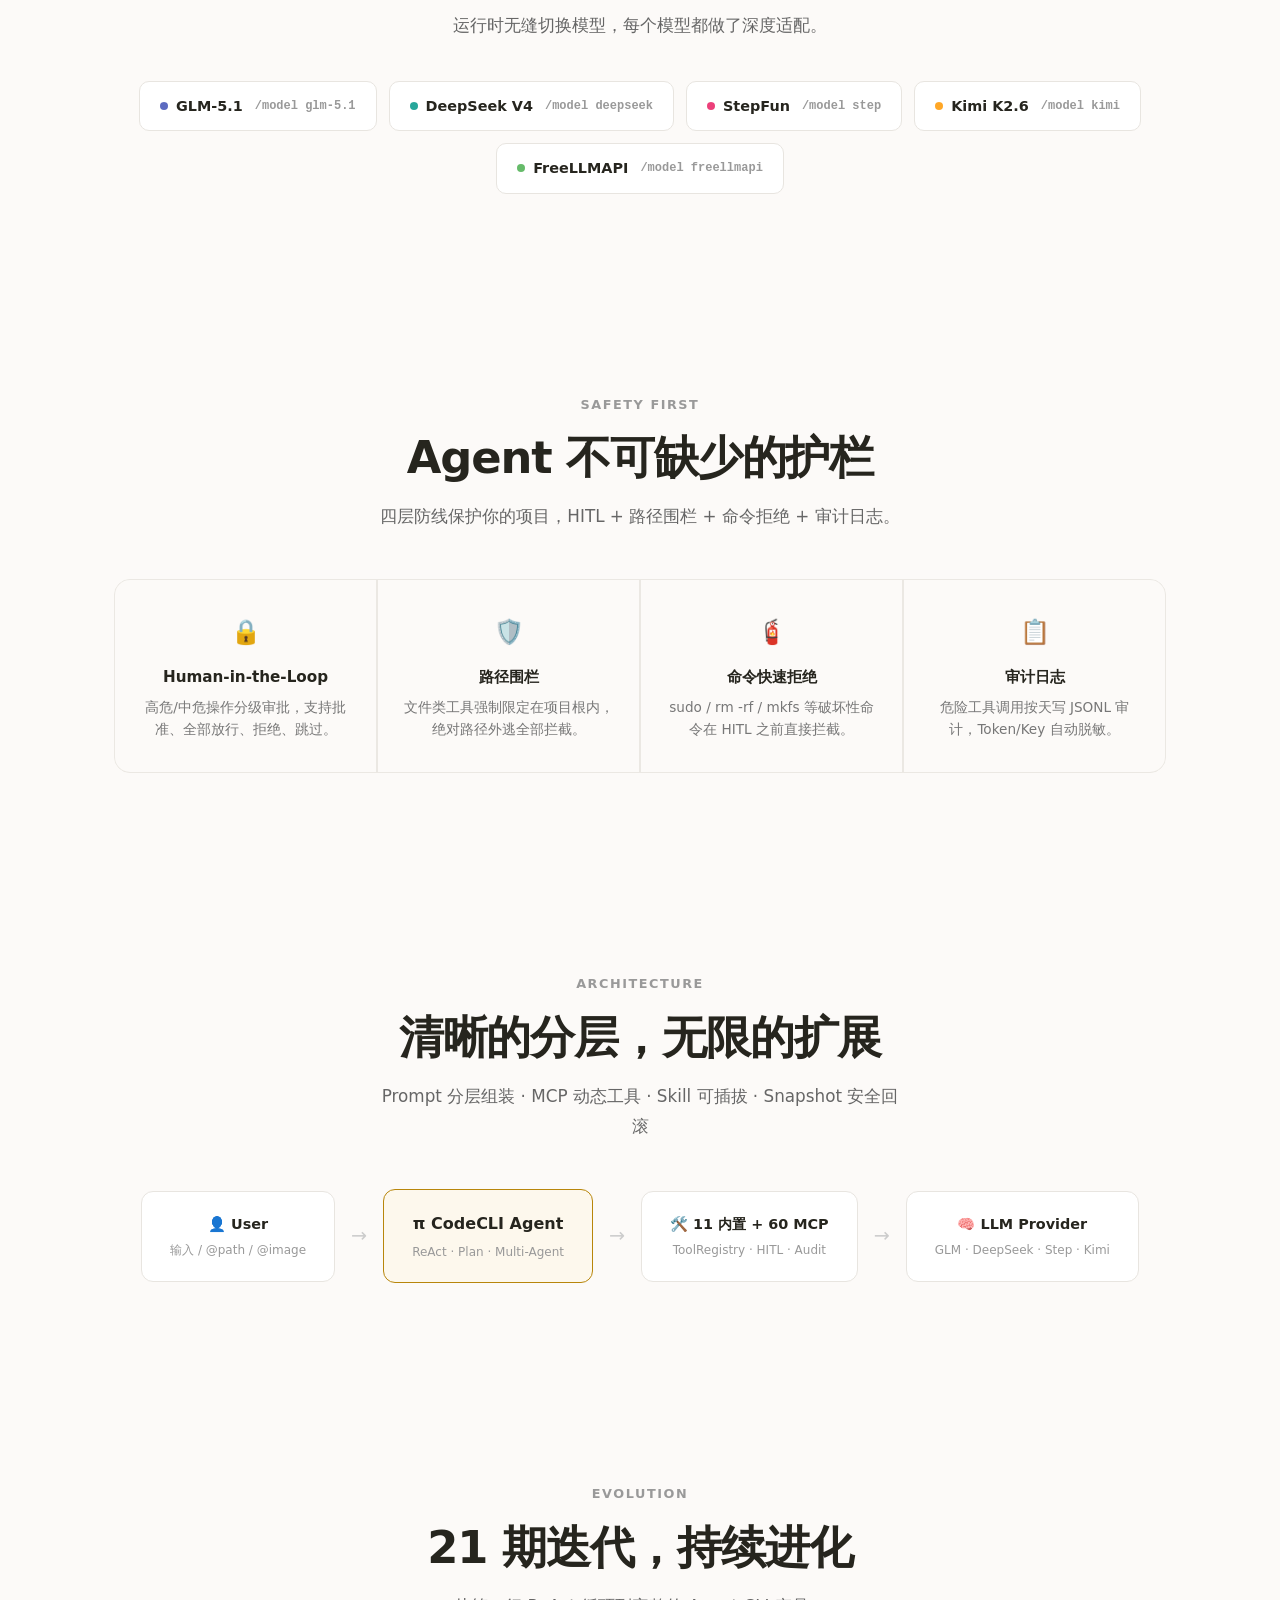
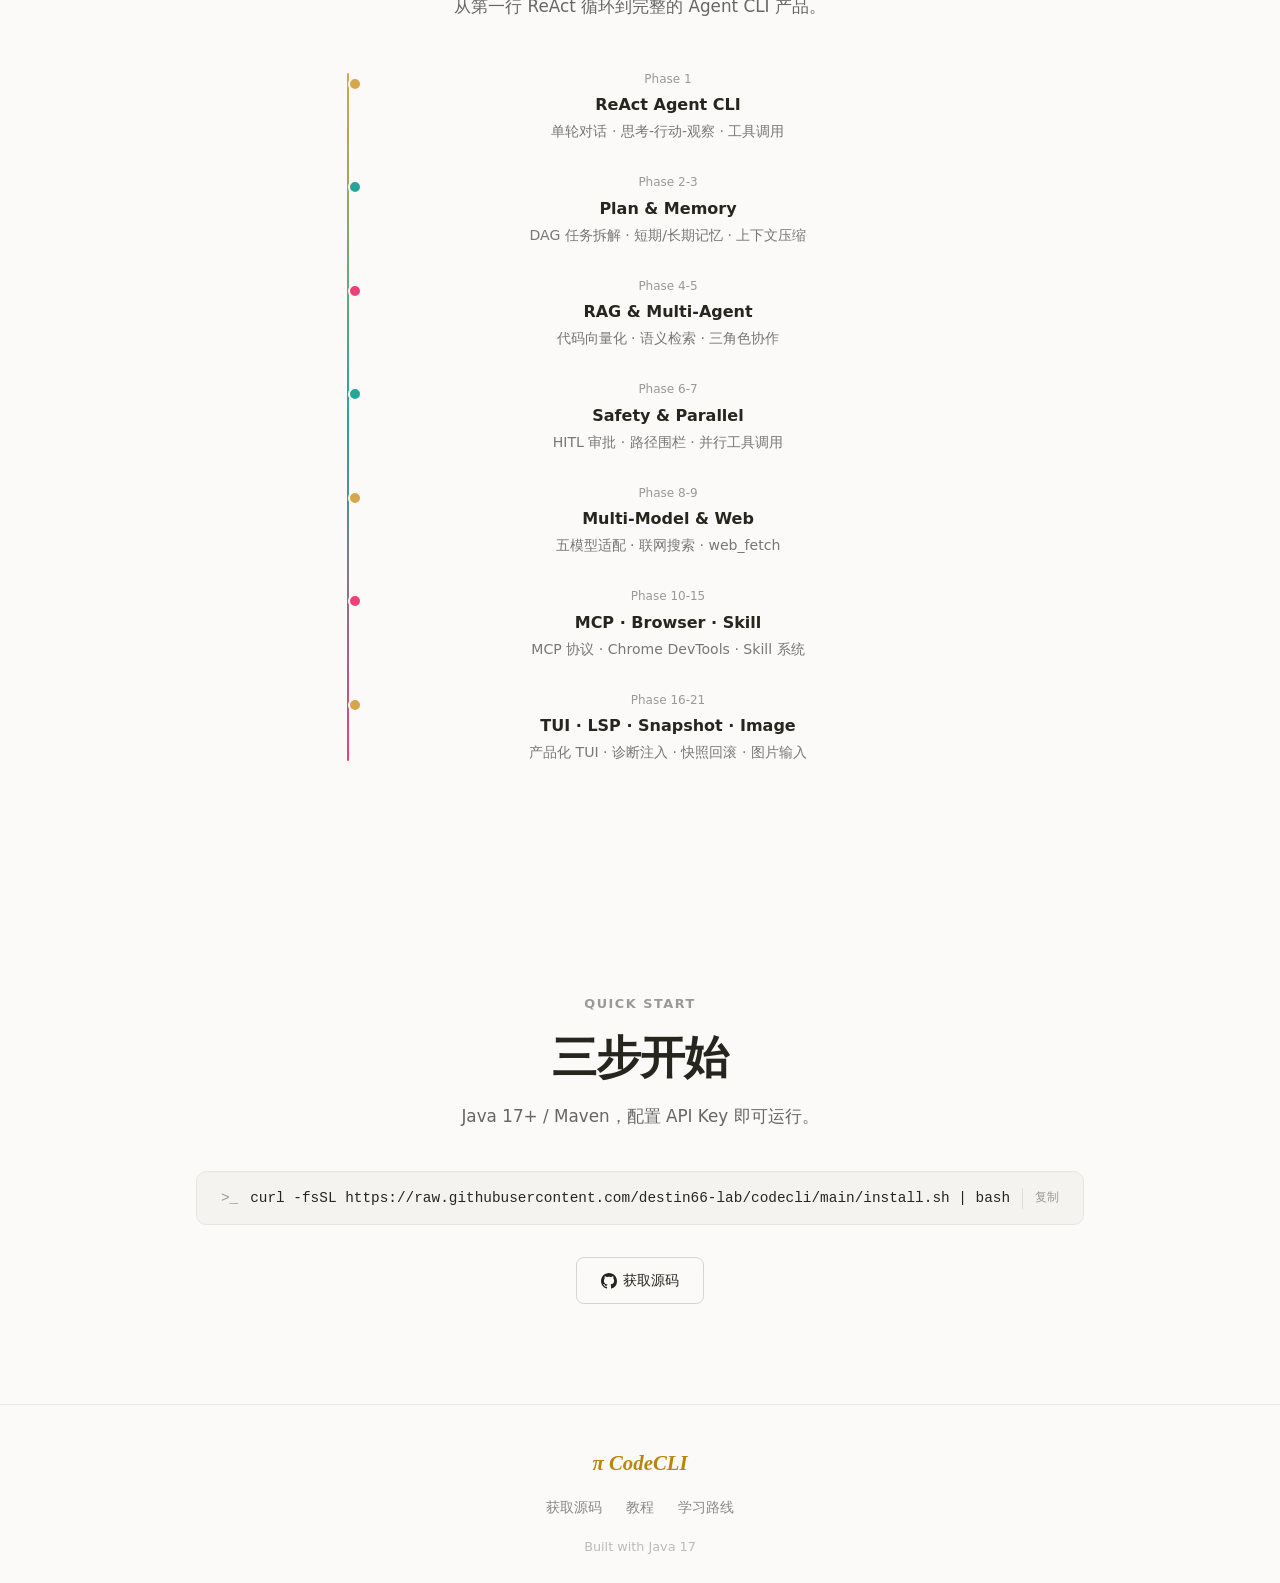
<file: landing/index.html>
<!DOCTYPE html>
<html lang="zh-CN">
<head>
<meta charset="UTF-8">
<meta name="viewport" content="width=device-width, initial-scale=1.0">
<title>CodeCLI — Java Agent CLI</title>
<link rel="icon" href="data:image/svg+xml,<svg xmlns='http://www.w3.org/2000/svg' viewBox='0 0 100 100'><text y='.9em' font-size='90'>π</text></svg>">
<style>
* { margin: 0; padding: 0; box-sizing: border-box; }

html { scroll-behavior: smooth; }

body {
  font-family: "PingFang SC", -apple-system, "system-ui", "Segoe UI", Roboto, "Helvetica Neue", Arial, "Microsoft YaHei", sans-serif;
  background: #fcfaf8;
  color: #26251e;
  line-height: 1.7;
  -webkit-font-smoothing: antialiased;
}

a { color: inherit; text-decoration: none; }

/* ═══════════════════════════════════════════
   NAV
   ═══════════════════════════════════════════ */
.nav {
  position: fixed;
  top: 0;
  left: 0;
  right: 0;
  z-index: 100;
  display: flex;
  align-items: center;
  justify-content: space-between;
  padding: 0 48px;
  height: 64px;
  background: rgba(252,250,248,0.85);
  backdrop-filter: blur(12px);
  -webkit-backdrop-filter: blur(12px);
  border-bottom: 1px solid rgba(0,0,0,0.06);
  transition: box-shadow 0.3s;
}

.nav.scrolled { box-shadow: 0 1px 12px rgba(0,0,0,0.06); }

.nav-brand {
  display: flex;
  align-items: center;
  gap: 10px;
  font-size: 1.15rem;
  font-weight: 700;
  letter-spacing: -0.01em;
}

.nav-pi {
  font-family: "Georgia", "Times New Roman", serif;
  font-size: 1.6rem;
  font-style: italic;
  color: #b8860b;
  line-height: 1;
}

.nav-links {
  display: flex;
  align-items: center;
  gap: 32px;
}

.nav-links a {
  font-size: 0.9rem;
  color: #666;
  transition: color 0.2s;
}

.nav-links a:hover { color: #26251e; }

.nav-cta {
  padding: 8px 20px;
  border-radius: 8px;
  font-size: 0.85rem;
  font-weight: 600;
  border: 1px solid #26251e;
  color: #26251e;
  transition: all 0.2s;
}

.nav-cta:hover {
  background: #26251e;
  color: #fcfaf8;
}

/* ═══════════════════════════════════════════
   HERO
   ═══════════════════════════════════════════ */
.hero {
  min-height: 100vh;
  display: flex;
  flex-direction: column;
  align-items: center;
  justify-content: center;
  padding: 120px 24px 80px;
  text-align: center;
  position: relative;
}

.hero-title {
  font-size: clamp(3rem, 7vw, 5.5rem);
  font-weight: 800;
  letter-spacing: -0.035em;
  line-height: 1.05;
  margin-bottom: 24px;
}

.hero-title .pi {
  font-family: "Georgia", "Times New Roman", serif;
  font-style: italic;
  color: #b8860b;
}

.hero-subtitle {
  font-size: clamp(1rem, 2vw, 1.25rem);
  color: #666;
  max-width: 560px;
  margin: 0 auto 40px;
  font-weight: 400;
  line-height: 1.8;
}

/* Install command */
.install-cmd {
  display: inline-flex;
  align-items: center;
  gap: 12px;
  padding: 14px 24px;
  background: #f5f3f0;
  border: 1px solid #e8e5e0;
  border-radius: 10px;
  font-family: "SF Mono", "Fira Code", "Fira Mono", Menlo, Consolas, monospace;
  font-size: 0.9rem;
  color: #26251e;
  cursor: pointer;
  transition: all 0.2s;
  user-select: all;
}

.install-cmd:hover {
  border-color: #ccc;
  background: #efece8;
}

.install-prefix {
  color: #999;
  user-select: none;
}

.install-copy {
  font-size: 0.78rem;
  color: #999;
  border-left: 1px solid #ddd;
  padding-left: 12px;
  user-select: none;
  transition: color 0.2s;
}

.install-copy.copied { color: #2d8a4e; }

/* Links */
.hero-links {
  display: flex;
  gap: 16px;
  margin-top: 24px;
  flex-wrap: wrap;
  justify-content: center;
}

.hero-link {
  padding: 10px 24px;
  border-radius: 8px;
  font-size: 0.9rem;
  font-weight: 500;
  border: 1px solid #d9d5ce;
  color: #26251e;
  transition: all 0.2s;
  display: inline-flex;
  align-items: center;
  gap: 6px;
}

.hero-link:hover {
  border-color: #26251e;
  background: #26251e;
  color: #fcfaf8;
}

.hero-link svg { width: 16px; height: 16px; }

/* ═══════════════════════════════════════════
   SECTION COMMON
   ═══════════════════════════════════════════ */
.section {
  padding: 100px 24px;
  max-width: 1100px;
  margin: 0 auto;
}

.section-center { text-align: center; }

.section-label {
  font-size: 0.8rem;
  font-weight: 600;
  text-transform: uppercase;
  letter-spacing: 0.12em;
  color: #999;
  margin-bottom: 16px;
}

.section-title {
  font-size: clamp(1.8rem, 4vw, 2.8rem);
  font-weight: 800;
  letter-spacing: -0.025em;
  line-height: 1.2;
  margin-bottom: 16px;
}

.section-desc {
  font-size: 1.05rem;
  color: #666;
  max-width: 520px;
  line-height: 1.8;
}

.section-center .section-desc { margin: 0 auto; }

/* ═══════════════════════════════════════════
   FEATURES
   ═══════════════════════════════════════════ */
.features {
  display: grid;
  grid-template-columns: repeat(2, 1fr);
  gap: 2px;
  background: #ebe8e3;
  border: 1px solid #ebe8e3;
  border-radius: 16px;
  overflow: hidden;
  margin-top: 48px;
}

.feature {
  padding: 40px 36px;
  background: #fcfaf8;
  transition: background 0.2s;
}

.feature:hover { background: #f8f6f2; }

.feature-icon {
  font-size: 1.5rem;
  margin-bottom: 16px;
}

.feature-name {
  font-size: 1.1rem;
  font-weight: 700;
  margin-bottom: 8px;
  letter-spacing: -0.01em;
}

.feature-desc {
  font-size: 0.92rem;
  color: #777;
  line-height: 1.7;
}

/* ═══════════════════════════════════════════
   MODES
   ═══════════════════════════════════════════ */
.modes {
  display: grid;
  grid-template-columns: repeat(3, 1fr);
  gap: 2px;
  background: #ebe8e3;
  border: 1px solid #ebe8e3;
  border-radius: 16px;
  overflow: hidden;
  margin-top: 48px;
}

.mode {
  padding: 40px 32px;
  background: #fcfaf8;
  transition: background 0.2s;
}

.mode:hover { background: #f8f6f2; }

.mode-badge {
  display: inline-block;
  font-size: 0.72rem;
  font-weight: 600;
  text-transform: uppercase;
  letter-spacing: 0.08em;
  padding: 4px 10px;
  border-radius: 4px;
  margin-bottom: 16px;
}

.mode-badge.default { background: #e8f5e9; color: #2d7a3a; }
.mode-badge.advanced { background: #e8eaf6; color: #3f51b5; }
.mode-badge.collab { background: #fce4ec; color: #c62828; }

.mode-name {
  font-size: 1.3rem;
  font-weight: 800;
  margin-bottom: 12px;
  letter-spacing: -0.01em;
}

.mode-desc {
  font-size: 0.92rem;
  color: #777;
  line-height: 1.7;
  margin-bottom: 20px;
}

.mode-cmd {
  font-family: "SF Mono", "Fira Code", Menlo, Consolas, monospace;
  font-size: 0.82rem;
  padding: 8px 14px;
  background: #f5f3f0;
  border-radius: 6px;
  color: #555;
  display: inline-block;
}

/* ═══════════════════════════════════════════
   MODELS
   ═══════════════════════════════════════════ */
.models {
  display: flex;
  gap: 12px;
  flex-wrap: wrap;
  justify-content: center;
  margin-top: 40px;
}

.model-chip {
  display: flex;
  align-items: center;
  gap: 8px;
  padding: 12px 20px;
  border-radius: 10px;
  border: 1px solid #e8e5e0;
  font-size: 0.9rem;
  font-weight: 600;
  transition: all 0.2s;
  background: #fff;
}

.model-chip:hover {
  border-color: #ccc;
  box-shadow: 0 2px 8px rgba(0,0,0,0.06);
}

.model-dot {
  width: 8px;
  height: 8px;
  border-radius: 50%;
}

.model-dot.glm { background: #5c6bc0; }
.model-dot.ds { background: #26a69a; }
.model-dot.step { background: #ec407a; }
.model-dot.kimi { background: #ffa726; }
.model-dot.free { background: #66bb6a; }

.model-cmd {
  font-family: "SF Mono", "Fira Code", Menlo, Consolas, monospace;
  font-size: 0.75rem;
  color: #999;
  margin-left: 4px;
}

/* ═══════════════════════════════════════════
   TERMINAL DEMO
   ═══════════════════════════════════════════ */
.terminal {
  max-width: 900px;
  width: 100%;
  margin: 48px auto 0;
  background: #050505;
  border-radius: 12px;
  overflow: hidden;
  box-shadow: 0 8px 40px rgba(0,0,0,0.15);
}

.terminal-bar {
  display: flex;
  align-items: center;
  gap: 6px;
  padding: 12px 16px;
  background: #171717;
}

.terminal-dot {
  width: 10px;
  height: 10px;
  border-radius: 50%;
}
.terminal-dot.r { background: #ff5f57; }
.terminal-dot.y { background: #febc2e; }
.terminal-dot.g { background: #28c840; }

.terminal-body {
  padding: 30px 36px 28px;
  font-family: "SF Mono", "Fira Code", Menlo, Consolas, monospace;
  font-size: clamp(0.76rem, 1.35vw, 1rem);
  line-height: 1.32;
  color: #f4f4f4;
  text-align: left;
  min-height: 360px;
  overflow-x: auto;
}

.terminal-body > div { white-space: pre; }

.t-logo { color: #aaff63; font-weight: 800; }
.t-pi { color: #aaff63; font-weight: 800; }
.t-strong { color: #fff; font-weight: 800; }
.t-dim { color: #7c7c80; }
.t-green { color: #aaff63; }
.t-blue { color: #64b5f6; }
.t-prompt { color: #aaff63; }
.t-cursor {
  display: inline-block;
  width: 7px;
  height: 1em;
  background: #81c784;
  animation: blink 1s step-end infinite;
  vertical-align: text-bottom;
}

@keyframes blink { 50% { opacity: 0; } }

/* ═══════════════════════════════════════════
   SAFETY
   ═══════════════════════════════════════════ */
.safety-grid {
  display: grid;
  grid-template-columns: repeat(4, 1fr);
  gap: 2px;
  background: #ebe8e3;
  border: 1px solid #ebe8e3;
  border-radius: 16px;
  overflow: hidden;
  margin-top: 48px;
}

.safety {
  padding: 32px 24px;
  background: #fcfaf8;
  transition: background 0.2s;
}

.safety:hover { background: #f8f6f2; }

.safety-icon { font-size: 1.5rem; margin-bottom: 12px; }

.safety-name {
  font-size: 0.95rem;
  font-weight: 700;
  margin-bottom: 6px;
}

.safety-desc {
  font-size: 0.85rem;
  color: #777;
  line-height: 1.6;
}

/* ═══════════════════════════════════════════
   ARCHITECTURE
   ═══════════════════════════════════════════ */
.arch {
  display: flex;
  align-items: center;
  justify-content: center;
  gap: 16px;
  margin-top: 48px;
  flex-wrap: wrap;
}

.arch-node {
  padding: 20px 28px;
  border-radius: 12px;
  text-align: center;
  font-weight: 600;
  font-size: 0.9rem;
  border: 1px solid #e8e5e0;
  background: #fff;
  min-width: 150px;
  transition: all 0.2s;
}

.arch-node:hover {
  box-shadow: 0 4px 16px rgba(0,0,0,0.06);
  transform: translateY(-2px);
}

.arch-node.primary {
  border-color: #b8860b;
  background: #fdf8ed;
  font-size: 1rem;
}

.arch-sub {
  font-size: 0.75rem;
  color: #999;
  font-weight: 400;
  margin-top: 4px;
}

.arch-arrow {
  font-size: 1.2rem;
  color: #ccc;
}

/* ═══════════════════════════════════════════
   TIMELINE
   ═══════════════════════════════════════════ */
.timeline {
  position: relative;
  padding-left: 32px;
  max-width: 600px;
  margin: 48px auto 0;
}

.timeline::before {
  content: '';
  position: absolute;
  left: 7px;
  top: 4px;
  bottom: 4px;
  width: 2px;
  background: linear-gradient(180deg, #d4a74a, #26a69a, #ec407a);
  border-radius: 1px;
}

.tl-item {
  position: relative;
  margin-bottom: 28px;
  padding-left: 24px;
}

.tl-item::before {
  content: '';
  position: absolute;
  left: -24px;
  top: 8px;
  width: 10px;
  height: 10px;
  border-radius: 50%;
  background: #d4a74a;
  border: 2px solid #fcfaf8;
}

.tl-item:nth-child(even)::before { background: #26a69a; }
.tl-item:nth-child(3n)::before { background: #ec407a; }

.tl-phase {
  font-size: 0.75rem;
  color: #999;
  font-weight: 500;
  margin-bottom: 2px;
}

.tl-title {
  font-weight: 700;
  font-size: 1rem;
  margin-bottom: 2px;
}

.tl-desc {
  font-size: 0.88rem;
  color: #777;
}

/* ═══════════════════════════════════════════
   FOOTER
   ═══════════════════════════════════════════ */
.footer {
  border-top: 1px solid #ebe8e3;
  padding: 40px 24px;
  text-align: center;
}

.footer-brand {
  font-family: "Georgia", "Times New Roman", serif;
  font-size: 1.3rem;
  font-style: italic;
  font-weight: 700;
  color: #b8860b;
  margin-bottom: 16px;
}

.footer-links {
  display: flex;
  gap: 24px;
  justify-content: center;
  margin-bottom: 16px;
}

.footer-links a {
  font-size: 0.88rem;
  color: #888;
  transition: color 0.2s;
}

.footer-links a:hover { color: #26251e; }

.footer-copy {
  font-size: 0.8rem;
  color: #bbb;
}

/* ═══════════════════════════════════════════
   SCROLL ANIMATIONS
   ═══════════════════════════════════════════ */
.reveal {
  opacity: 0;
  transform: translateY(20px);
  transition: opacity 0.6s ease, transform 0.6s ease;
}

.reveal.visible {
  opacity: 1;
  transform: translateY(0);
}

/* ═══════════════════════════════════════════
   RESPONSIVE
   ═══════════════════════════════════════════ */
@media (max-width: 900px) {
  .features { grid-template-columns: 1fr; }
  .modes { grid-template-columns: 1fr; }
  .safety-grid { grid-template-columns: repeat(2, 1fr); }
  .arch { flex-direction: column; }
  .arch-arrow { transform: rotate(90deg); }
  .nav { padding: 0 24px; }
  .nav-links { gap: 20px; }
  .section { padding: 64px 20px; }
}

@media (max-width: 600px) {
  .safety-grid { grid-template-columns: 1fr; }
  .hero-title { font-size: 2.5rem; }
  .install-cmd { font-size: 0.78rem; padding: 12px 16px; }
  .nav-links a:not(.nav-cta) { display: none; }
  .terminal-body { padding: 22px 18px; min-height: 330px; }
}
</style>
</head>
<body>

<!-- NAV -->
<nav class="nav" id="nav">
  <div class="nav-brand">
    <span class="nav-pi">π</span>
    CodeCLI
  </div>
  <div class="nav-links">
    <a href="#features">功能</a>
    <a href="#modes">模式</a>
    <a href="#models">模型</a>
    <a href="#safety">安全</a>
    <a href="https://github.com/destin66-lab/codecli" class="nav-cta">获取源码</a>
  </div>
</nav>

<!-- HERO -->
<section class="hero">
  <h1 class="hero-title">
    <span class="pi">π</span> CodeCLI
  </h1>
  <p class="hero-subtitle">
    面向开发者的 Java Agent CLI，从 ReAct 到 Multi-Agent，21 期迭代打造的编程助手。
  </p>

  <div class="install-cmd" id="installCmd" onclick="copyInstall()">
    <span class="install-prefix">>_</span>
    <span>java -jar target/codecli-1.0-SNAPSHOT.jar</span>
    <span class="install-copy" id="copyText">复制</span>
  </div>

  <div class="hero-links">
    <a href="https://github.com/destin66-lab/codecli" class="hero-link">
      <svg viewBox="0 0 24 24" fill="currentColor"><path d="M12 0C5.37 0 0 5.37 0 12c0 5.31 3.435 9.795 8.205 11.385.6.105.825-.255.825-.57 0-.285-.015-1.23-.015-2.235-3.015.555-3.795-.735-4.035-1.41-.135-.345-.72-1.41-1.23-1.695-.42-.225-1.02-.78-.015-.795.945-.015 1.62.87 1.845 1.23 1.08 1.815 2.805 1.305 3.495.99.105-.78.42-1.305.765-1.605-2.67-.3-5.46-1.335-5.46-5.925 0-1.305.465-2.385 1.23-3.225-.12-.3-.54-1.53.12-3.18 0 0 1.005-.315 3.3 1.23.96-.27 1.98-.405 3-.405s2.04.135 3 .405c2.295-1.56 3.3-1.23 3.3-1.23.66 1.65.24 2.88.12 3.18.765.84 1.23 1.905 1.23 3.225 0 4.605-2.805 5.625-5.475 5.925.435.375.81 1.095.81 2.22 0 1.605-.015 2.895-.015 3.3 0 .315.225.69.825.57A12.02 12.02 0 0024 12c0-6.63-5.37-12-12-12z"/></svg>
      获取源码
    </a>
    <a href="https://github.com/destin66-lab/codecli" class="hero-link">教程</a>
    <a href="https://github.com/destin66-lab/codecli" class="hero-link">学习路线</a>
  </div>

  <!-- Terminal -->
  <div class="terminal" id="terminalWrap">
    <div class="terminal-bar">
      <span class="terminal-dot r"></span>
      <span class="terminal-dot y"></span>
      <span class="terminal-dot g"></span>
    </div>
    <div class="terminal-body" id="terminal"></div>
  </div>
</section>

<!-- FEATURES -->
<section class="section section-center" id="features">
  <div class="section-label reveal">Core Features</div>
  <h2 class="section-title reveal">为什么选择 CodeCLI</h2>
  <p class="section-desc reveal">每一期迭代都在解决真实痛点，从智能对话到多 Agent 协作。</p>

  <div class="features">
    <div class="feature reveal">
      <div class="feature-icon">🧠</div>
      <div class="feature-name">ReAct Agent</div>
      <div class="feature-desc">思考-行动-观察循环，流式 reasoning 预览，支持 tool_call 并行执行与超时兜底。</div>
    </div>
    <div class="feature reveal">
      <div class="feature-icon">📋</div>
      <div class="feature-name">Plan & Execute</div>
      <div class="feature-desc">复杂任务自动拆解为 DAG，按依赖顺序执行，支持用户审阅、补充与重规划。</div>
    </div>
    <div class="feature reveal">
      <div class="feature-icon">👥</div>
      <div class="feature-name">Multi-Agent 协作</div>
      <div class="feature-desc">规划者 + 执行者 + 检查者三角色协作，审查未通过自动重试，冲突自动解决。</div>
    </div>
    <div class="feature reveal">
      <div class="feature-icon">🔌</div>
      <div class="feature-name">MCP Protocol</div>
      <div class="feature-desc">标准 Model Context Protocol，支持 stdio 与 Streamable HTTP，60+ 工具动态注册。</div>
    </div>
    <div class="feature reveal">
      <div class="feature-icon">🔍</div>
      <div class="feature-name">代码搜索 + RAG</div>
      <div class="feature-desc">精确 grep/read 实时定位 + 语义向量检索双路径，代码关系图谱辅助理解。</div>
    </div>
    <div class="feature reveal">
      <div class="feature-icon">🌐</div>
      <div class="feature-name">浏览器自动化</div>
      <div class="feature-desc">Chrome DevTools MCP 集成，支持 SPA 渲染、登录态复用、敏感页面审批。</div>
    </div>
    <div class="feature reveal">
      <div class="feature-icon">💾</div>
      <div class="feature-name">记忆系统</div>
      <div class="feature-desc">短期记忆压缩 + 长期记忆持久化 + PAI.md 项目级共享规则，跨会话复用。</div>
    </div>
    <div class="feature reveal">
      <div class="feature-icon">📸</div>
      <div class="feature-name">图片输入</div>
      <div class="feature-desc">Ctrl+V 粘贴截图、@image: 引用本地文件、MCP 图片回灌，多模态理解。</div>
    </div>
  </div>
</section>

<!-- MODES -->
<section class="section section-center" id="modes">
  <div class="section-label reveal">Execution Modes</div>
  <h2 class="section-title reveal">三种模式，一套引擎</h2>
  <p class="section-desc reveal">共享 ToolRegistry / MemoryManager / SnapshotService，不创建孤立空会话。</p>

  <div class="modes">
    <div class="mode reveal">
      <span class="mode-badge default">默认</span>
      <div class="mode-name">ReAct</div>
      <div class="mode-desc">单轮对话驱动的思考-行动-观察循环。适合日常编码、文件操作、快速问答。</div>
      <div class="mode-cmd">* 直接输入任务</div>
    </div>
    <div class="mode reveal">
      <span class="mode-badge advanced">进阶</span>
      <div class="mode-name">Plan & Execute</div>
      <div class="mode-desc">先规划后执行。复杂任务拆解为 DAG，按依赖顺序推进，支持审阅与补充。</div>
      <div class="mode-cmd">/plan 创建 demo 项目...</div>
    </div>
    <div class="mode reveal">
      <span class="mode-badge collab">协作</span>
      <div class="mode-name">Multi-Agent</div>
      <div class="mode-desc">三人团队协作：规划者拆解、执行者实施、检查者审查。自动重试与冲突解决。</div>
      <div class="mode-cmd">/team 重构 auth 模块</div>
    </div>
  </div>
</section>

<!-- MODELS -->
<section class="section section-center" id="models">
  <div class="section-label reveal">Multi-Model</div>
  <h2 class="section-title reveal">一个 CLI，五个大脑</h2>
  <p class="section-desc reveal">运行时无缝切换模型，每个模型都做了深度适配。</p>

  <div class="models reveal">
    <div class="model-chip">
      <span class="model-dot glm"></span>
      GLM-5.1
      <span class="model-cmd">/model glm-5.1</span>
    </div>
    <div class="model-chip">
      <span class="model-dot ds"></span>
      DeepSeek V4
      <span class="model-cmd">/model deepseek</span>
    </div>
    <div class="model-chip">
      <span class="model-dot step"></span>
      StepFun
      <span class="model-cmd">/model step</span>
    </div>
    <div class="model-chip">
      <span class="model-dot kimi"></span>
      Kimi K2.6
      <span class="model-cmd">/model kimi</span>
    </div>
    <div class="model-chip">
      <span class="model-dot free"></span>
      FreeLLMAPI
      <span class="model-cmd">/model freellmapi</span>
    </div>
  </div>
</section>

<!-- SAFETY -->
<section class="section section-center" id="safety">
  <div class="section-label reveal">Safety First</div>
  <h2 class="section-title reveal">Agent 不可缺少的护栏</h2>
  <p class="section-desc reveal">四层防线保护你的项目，HITL + 路径围栏 + 命令拒绝 + 审计日志。</p>

  <div class="safety-grid">
    <div class="safety reveal">
      <div class="safety-icon">🔒</div>
      <div class="safety-name">Human-in-the-Loop</div>
      <div class="safety-desc">高危/中危操作分级审批，支持批准、全部放行、拒绝、跳过。</div>
    </div>
    <div class="safety reveal">
      <div class="safety-icon">🛡️</div>
      <div class="safety-name">路径围栏</div>
      <div class="safety-desc">文件类工具强制限定在项目根内，绝对路径外逃全部拦截。</div>
    </div>
    <div class="safety reveal">
      <div class="safety-icon">🧯</div>
      <div class="safety-name">命令快速拒绝</div>
      <div class="safety-desc">sudo / rm -rf / mkfs 等破坏性命令在 HITL 之前直接拦截。</div>
    </div>
    <div class="safety reveal">
      <div class="safety-icon">📋</div>
      <div class="safety-name">审计日志</div>
      <div class="safety-desc">危险工具调用按天写 JSONL 审计，Token/Key 自动脱敏。</div>
    </div>
  </div>
</section>

<!-- ARCHITECTURE -->
<section class="section section-center" id="arch">
  <div class="section-label reveal">Architecture</div>
  <h2 class="section-title reveal">清晰的分层，无限的扩展</h2>
  <p class="section-desc reveal">Prompt 分层组装 · MCP 动态工具 · Skill 可插拔 · Snapshot 安全回滚</p>

  <div class="arch reveal">
    <div class="arch-node">
      👤 User
      <div class="arch-sub">输入 / @path / @image</div>
    </div>
    <div class="arch-arrow">→</div>
    <div class="arch-node primary">
      π CodeCLI Agent
      <div class="arch-sub">ReAct · Plan · Multi-Agent</div>
    </div>
    <div class="arch-arrow">→</div>
    <div class="arch-node">
      🛠️ 11 内置 + 60 MCP
      <div class="arch-sub">ToolRegistry · HITL · Audit</div>
    </div>
    <div class="arch-arrow">→</div>
    <div class="arch-node">
      🧠 LLM Provider
      <div class="arch-sub">GLM · DeepSeek · Step · Kimi</div>
    </div>
  </div>
</section>

<!-- TIMELINE -->
<section class="section section-center" id="timeline">
  <div class="section-label reveal">Evolution</div>
  <h2 class="section-title reveal">21 期迭代，持续进化</h2>
  <p class="section-desc reveal">从第一行 ReAct 循环到完整的 Agent CLI 产品。</p>

  <div class="timeline reveal">
    <div class="tl-item">
      <div class="tl-phase">Phase 1</div>
      <div class="tl-title">ReAct Agent CLI</div>
      <div class="tl-desc">单轮对话 · 思考-行动-观察 · 工具调用</div>
    </div>
    <div class="tl-item">
      <div class="tl-phase">Phase 2-3</div>
      <div class="tl-title">Plan & Memory</div>
      <div class="tl-desc">DAG 任务拆解 · 短期/长期记忆 · 上下文压缩</div>
    </div>
    <div class="tl-item">
      <div class="tl-phase">Phase 4-5</div>
      <div class="tl-title">RAG & Multi-Agent</div>
      <div class="tl-desc">代码向量化 · 语义检索 · 三角色协作</div>
    </div>
    <div class="tl-item">
      <div class="tl-phase">Phase 6-7</div>
      <div class="tl-title">Safety & Parallel</div>
      <div class="tl-desc">HITL 审批 · 路径围栏 · 并行工具调用</div>
    </div>
    <div class="tl-item">
      <div class="tl-phase">Phase 8-9</div>
      <div class="tl-title">Multi-Model & Web</div>
      <div class="tl-desc">五模型适配 · 联网搜索 · web_fetch</div>
    </div>
    <div class="tl-item">
      <div class="tl-phase">Phase 10-15</div>
      <div class="tl-title">MCP · Browser · Skill</div>
      <div class="tl-desc">MCP 协议 · Chrome DevTools · Skill 系统</div>
    </div>
    <div class="tl-item">
      <div class="tl-phase">Phase 16-21</div>
      <div class="tl-title">TUI · LSP · Snapshot · Image</div>
      <div class="tl-desc">产品化 TUI · 诊断注入 · 快照回滚 · 图片输入</div>
    </div>
  </div>
</section>

<!-- QUICK START -->
<section class="section section-center" id="start">
  <div class="section-label reveal">Quick Start</div>
  <h2 class="section-title reveal">三步开始</h2>
  <p class="section-desc reveal">Java 17+ / Maven，配置 API Key 即可运行。</p>

  <div class="install-cmd reveal" style="margin-top: 40px;" onclick="copyInstall()">
    <span class="install-prefix">>_</span>
    <span>curl -fsSL https://raw.githubusercontent.com/destin66-lab/codecli/main/install.sh | bash</span>
    <span class="install-copy">复制</span>
  </div>

  <div class="hero-links reveal" style="margin-top: 32px;">
    <a href="https://github.com/destin66-lab/codecli" class="hero-link">
      <svg viewBox="0 0 24 24" fill="currentColor" width="16" height="16"><path d="M12 0C5.37 0 0 5.37 0 12c0 5.31 3.435 9.795 8.205 11.385.6.105.825-.255.825-.57 0-.285-.015-1.23-.015-2.235-3.015.555-3.795-.735-4.035-1.41-.135-.345-.72-1.41-1.23-1.695-.42-.225-1.02-.78-.015-.795.945-.015 1.62.87 1.845 1.23 1.08 1.815 2.805 1.305 3.495.99.105-.78.42-1.305.765-1.605-2.67-.3-5.46-1.335-5.46-5.925 0-1.305.465-2.385 1.23-3.225-.12-.3-.54-1.53.12-3.18 0 0 1.005-.315 3.3 1.23.96-.27 1.98-.405 3-.405s2.04.135 3 .405c2.295-1.56 3.3-1.23 3.3-1.23.66 1.65.24 2.88.12 3.18.765.84 1.23 1.905 1.23 3.225 0 4.605-2.805 5.625-5.475 5.925.435.375.81 1.095.81 2.22 0 1.605-.015 2.895-.015 3.3 0 .315.225.69.825.57A12.02 12.02 0 0024 12c0-6.63-5.37-12-12-12z"/></svg>
      获取源码
    </a>
  </div>
</section>

<!-- FOOTER -->
<footer class="footer">
  <div class="footer-brand">π CodeCLI</div>
  <div class="footer-links">
    <a href="https://github.com/destin66-lab/codecli">获取源码</a>
    <a href="https://github.com/destin66-lab/codecli">教程</a>
    <a href="https://github.com/destin66-lab/codecli">学习路线</a>
  </div>
  <div class="footer-copy">Built with Java 17</div>
</footer>

<script>
// Nav scroll effect
const nav = document.getElementById('nav');
window.addEventListener('scroll', () => {
  nav.classList.toggle('scrolled', window.scrollY > 20);
});

// Copy install command
function copyInstall() {
  const cmd = 'java -jar target/codecli-1.0-SNAPSHOT.jar';
  navigator.clipboard.writeText(cmd).then(() => {
    const el = document.getElementById('copyText');
    if (el) { el.textContent = '已复制'; el.classList.add('copied'); }
  });
}

// Scroll reveal
const observer = new IntersectionObserver((entries) => {
  entries.forEach(e => { if (e.isIntersecting) e.target.classList.add('visible'); });
}, { threshold: 0.1, rootMargin: '0px 0px -40px 0px' });
document.querySelectorAll('.reveal').forEach(el => observer.observe(el));

// Terminal animation
const desktopLines = [
  { t: '', d: 0 },
  { t: '   <span class="t-logo">██████████</span>    <span class="t-strong">CodeCLI</span> <span class="t-pi">π</span>  <span class="t-dim">v16.1.0</span>', d: 0 },
  { t: '   <span class="t-logo">  ██  ██</span>    <span class="t-dim">Model deepseek-v4-pro (deepseek)</span>', d: 80 },
  { t: '   <span class="t-logo">  ██  ██</span>    <span class="t-dim">MCP 5/5 · 63 tools · 5/5 skills · ReAct</span>', d: 160 },
  { t: '   <span class="t-logo">  ██  ██</span>    <span class="t-dim">ReAct · Plan · MCP · Browser · Image · Tools · Memory · RAG</span>', d: 240 },
  { t: '   <span class="t-logo">  ██  ██</span>', d: 320 },
  { t: '', d: 450 },
  { t: 'Tips for getting started:', d: 500 },
  { t: '1. Type <span class="t-strong">/</span> for commands and Tab completion', d: 560 },
  { t: '2. Ask coding questions, edit code or run commands', d: 620 },
  { t: '3. Attach context with <span class="t-strong">@path</span> or <span class="t-strong">@image:</span>', d: 680 },
  { t: '', d: 600 },
  { t: '<span class="t-prompt">*</span> 帮我创建一个 Spring Boot 认证模块', d: 800 },
  { t: '', d: 1000 },
  { t: '<span class="t-dim">🧠 Thinking...</span>', d: 1200 },
  { t: '<span class="t-dim">  ├─ plan: 拆解为 4 个子任务</span>', d: 1600 },
  { t: '<span class="t-dim">  ├─ create_project: spring-boot-auth</span>', d: 2000 },
  { t: '<span class="t-dim">  ├─ write_file: SecurityConfig.java</span>', d: 2400 },
  { t: '<span class="t-dim">  └─ execute_command: mvn compile</span>', d: 2800 },
  { t: '', d: 3000 },
  { t: '<span class="t-green">✓</span> <span class="t-dim">Spring Boot 3.2 + JWT 认证模块创建完成</span>', d: 3200 },
];

const mobileLines = [
  { t: '', d: 0 },
  { t: ' <span class="t-logo">██████████</span>  <span class="t-strong">CodeCLI</span> <span class="t-pi">π</span> <span class="t-dim">v16.1.0</span>', d: 0 },
  { t: ' <span class="t-logo">  ██  ██</span>  <span class="t-dim">deepseek-v4-pro</span>', d: 80 },
  { t: ' <span class="t-logo">  ██  ██</span>  <span class="t-dim">MCP 5/5 · 63 tools</span>', d: 160 },
  { t: ' <span class="t-logo">  ██  ██</span>  <span class="t-dim">5/5 skills · ReAct</span>', d: 240 },
  { t: ' <span class="t-logo">  ██  ██</span>  <span class="t-dim">Plan · MCP · Browser · RAG</span>', d: 320 },
  { t: '', d: 450 },
  { t: 'Tips for getting started:', d: 500 },
  { t: '1. Type <span class="t-strong">/</span> for commands', d: 560 },
  { t: '2. Ask questions or run commands', d: 620 },
  { t: '3. Attach <span class="t-strong">@path</span> or <span class="t-strong">@image:</span>', d: 680 },
  { t: '', d: 600 },
  { t: '<span class="t-prompt">*</span> 创建 Spring Boot 认证模块', d: 800 },
  { t: '', d: 1000 },
  { t: '<span class="t-dim">🧠 Thinking...</span>', d: 1200 },
  { t: '<span class="t-dim">  ├─ plan: 4 个子任务</span>', d: 1600 },
  { t: '<span class="t-dim">  ├─ create_project</span>', d: 2000 },
  { t: '<span class="t-dim">  ├─ write_file</span>', d: 2400 },
  { t: '<span class="t-dim">  └─ mvn compile</span>', d: 2800 },
  { t: '', d: 3000 },
  { t: '<span class="t-green">✓</span> <span class="t-dim">JWT 认证模块创建完成</span>', d: 3200 },
];

const lines = window.matchMedia('(max-width: 600px)').matches ? mobileLines : desktopLines;
const term = document.getElementById('terminal');
let idx = 0;

function addLine() {
  if (idx >= lines.length) {
    const c = document.createElement('div');
    c.innerHTML = '<span class="t-prompt">*</span> <span class="t-cursor"></span>';
    c.style.marginTop = '8px';
    term.appendChild(c);
    return;
  }
  const l = lines[idx];
  const d = document.createElement('div');
  d.innerHTML = l.t || '&nbsp;';
  d.style.opacity = '0';
  d.style.transition = 'opacity 0.25s';
  term.appendChild(d);
  requestAnimationFrame(() => d.style.opacity = '1');
  idx++;
  setTimeout(addLine, l.d > 0 ? Math.min(l.d, 150) : 60);
}

const termObs = new IntersectionObserver(e => {
  if (e[0].isIntersecting) { setTimeout(addLine, 400); termObs.disconnect(); }
}, { threshold: 0.2 });
termObs.observe(document.getElementById('terminalWrap'));
</script>
</body>
</html>
</file>
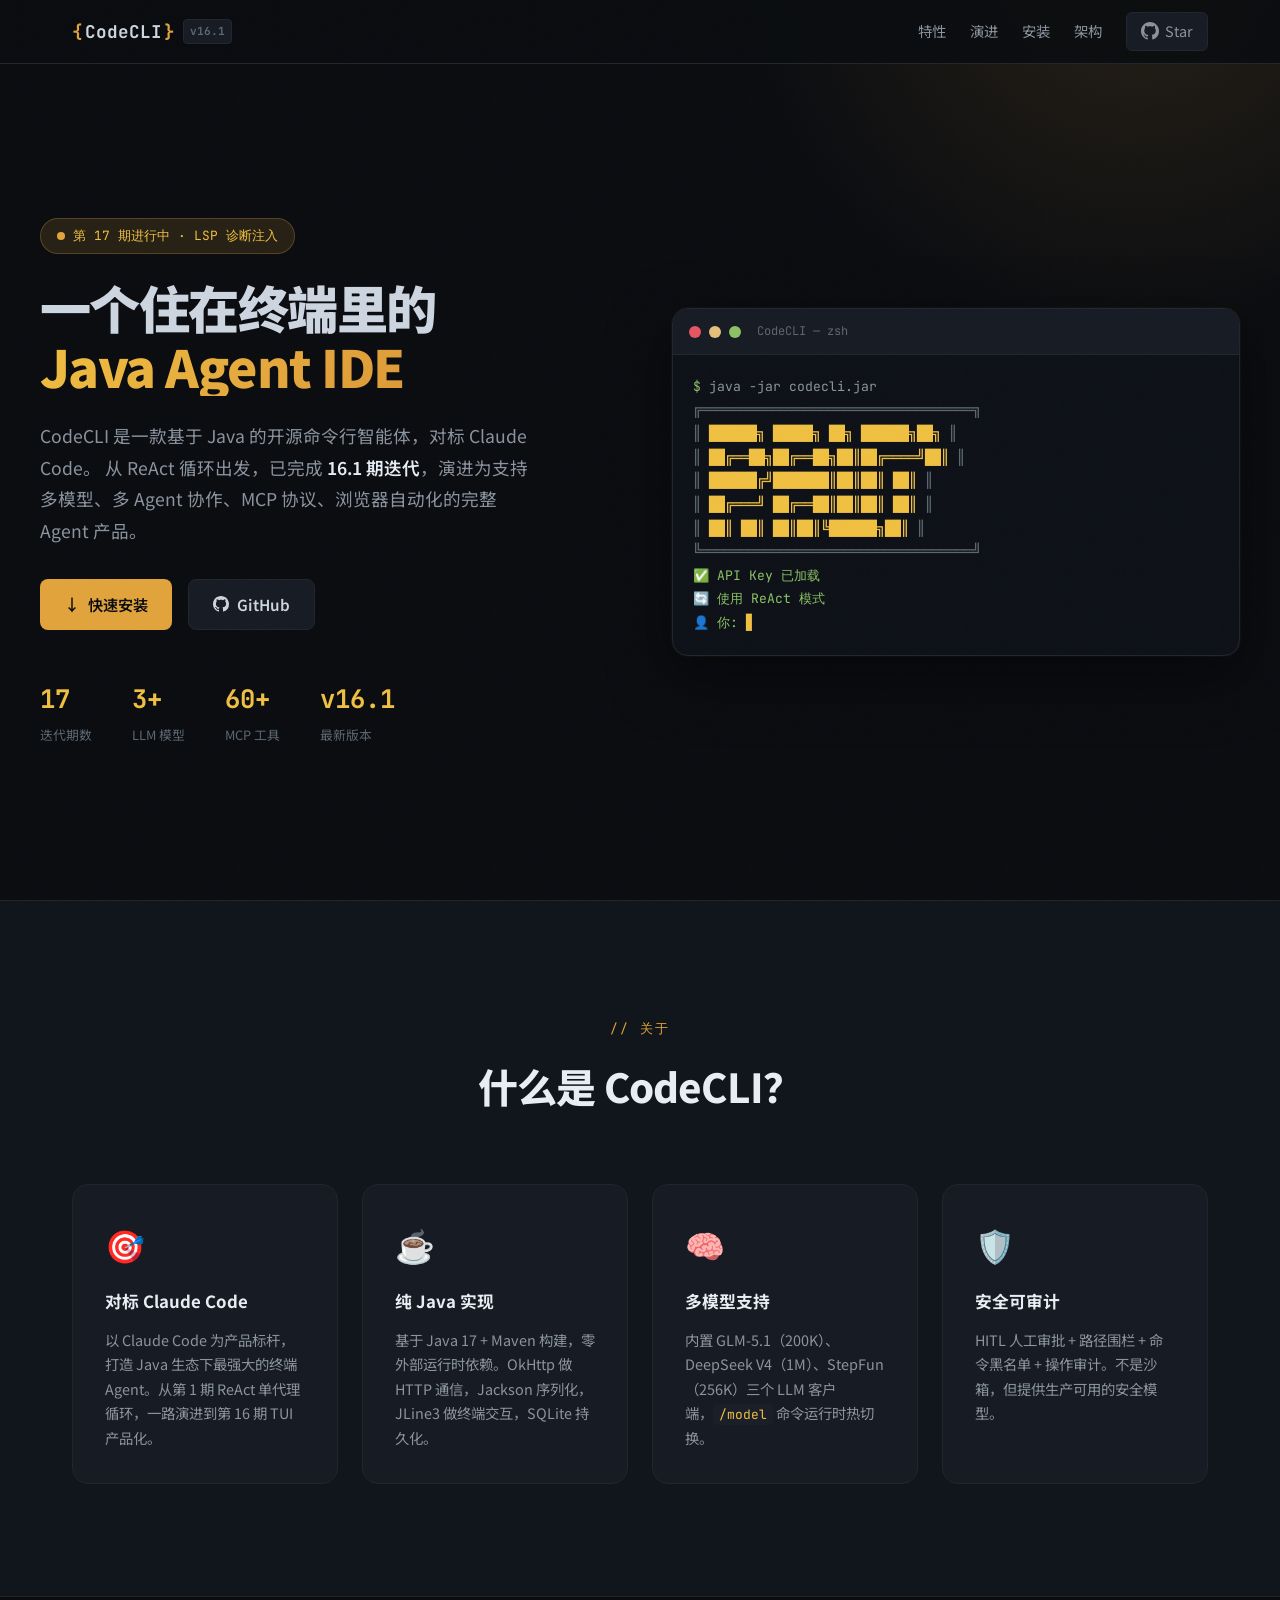
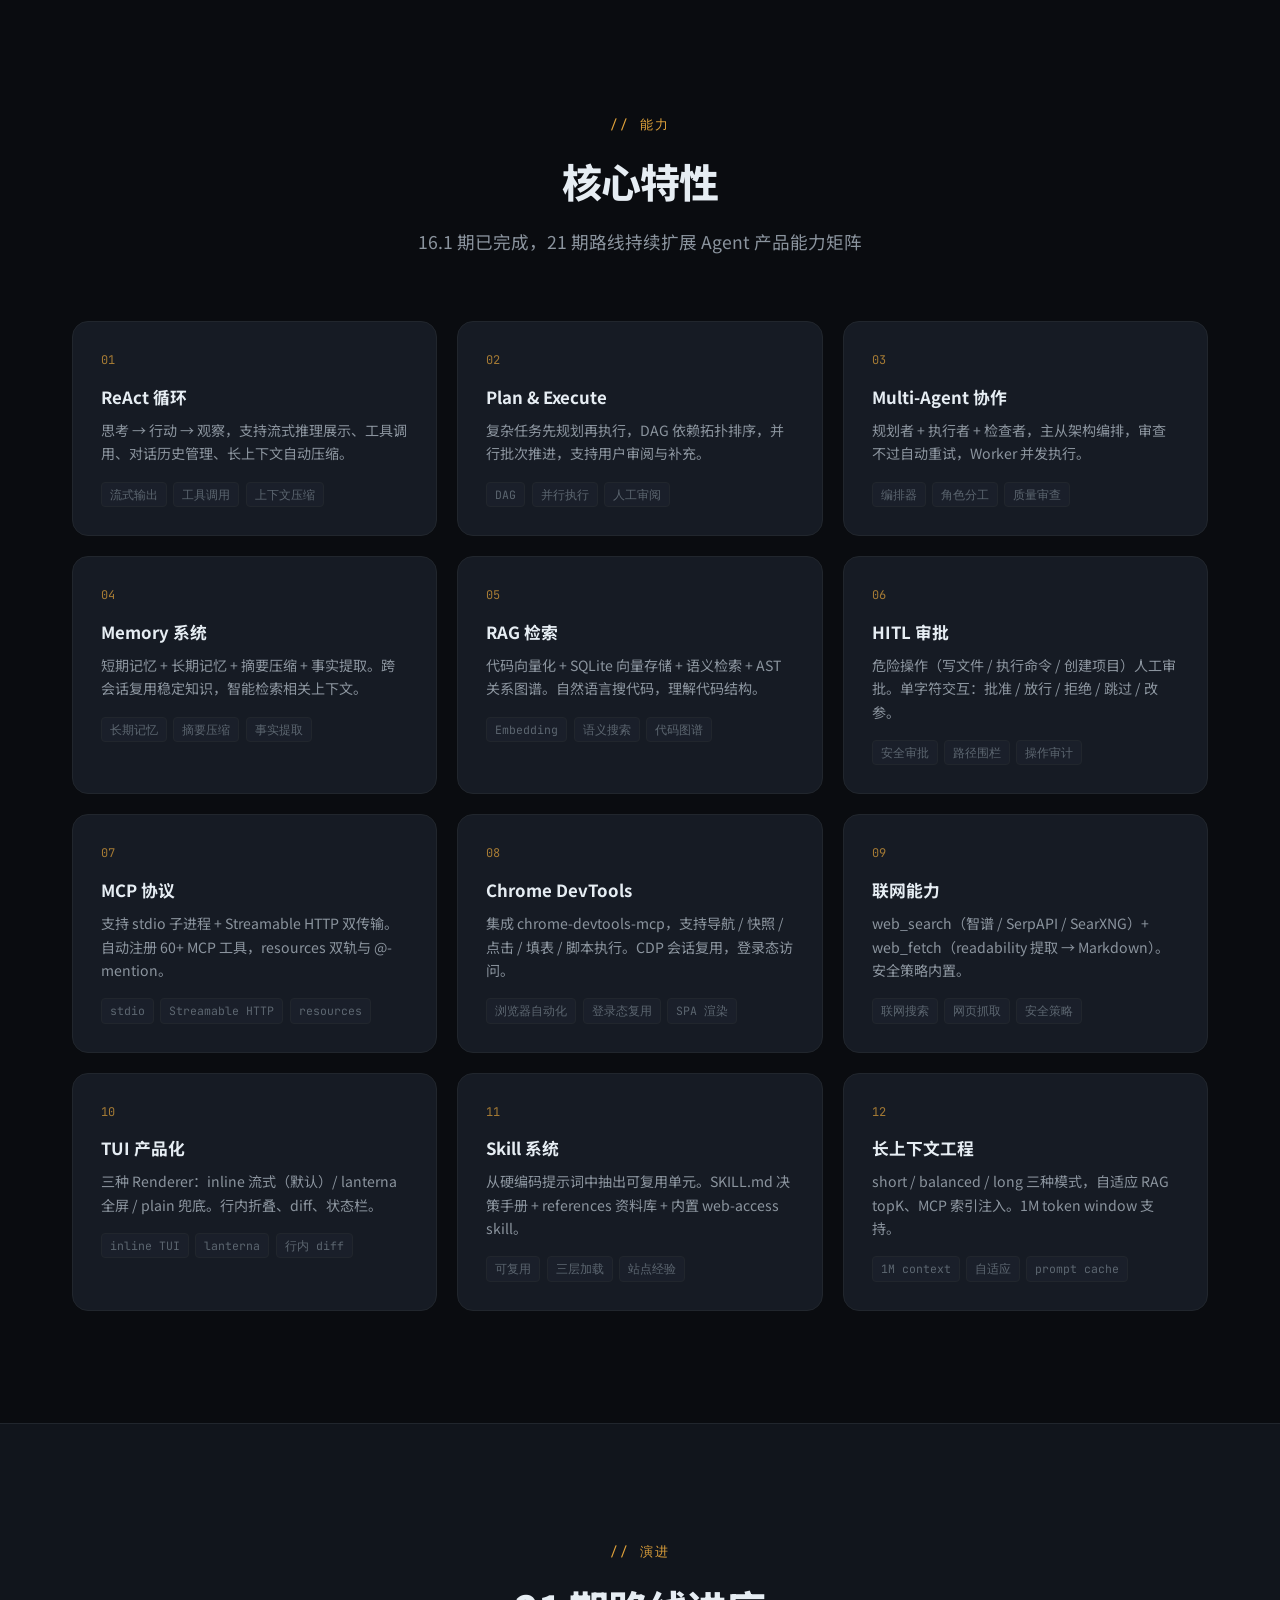
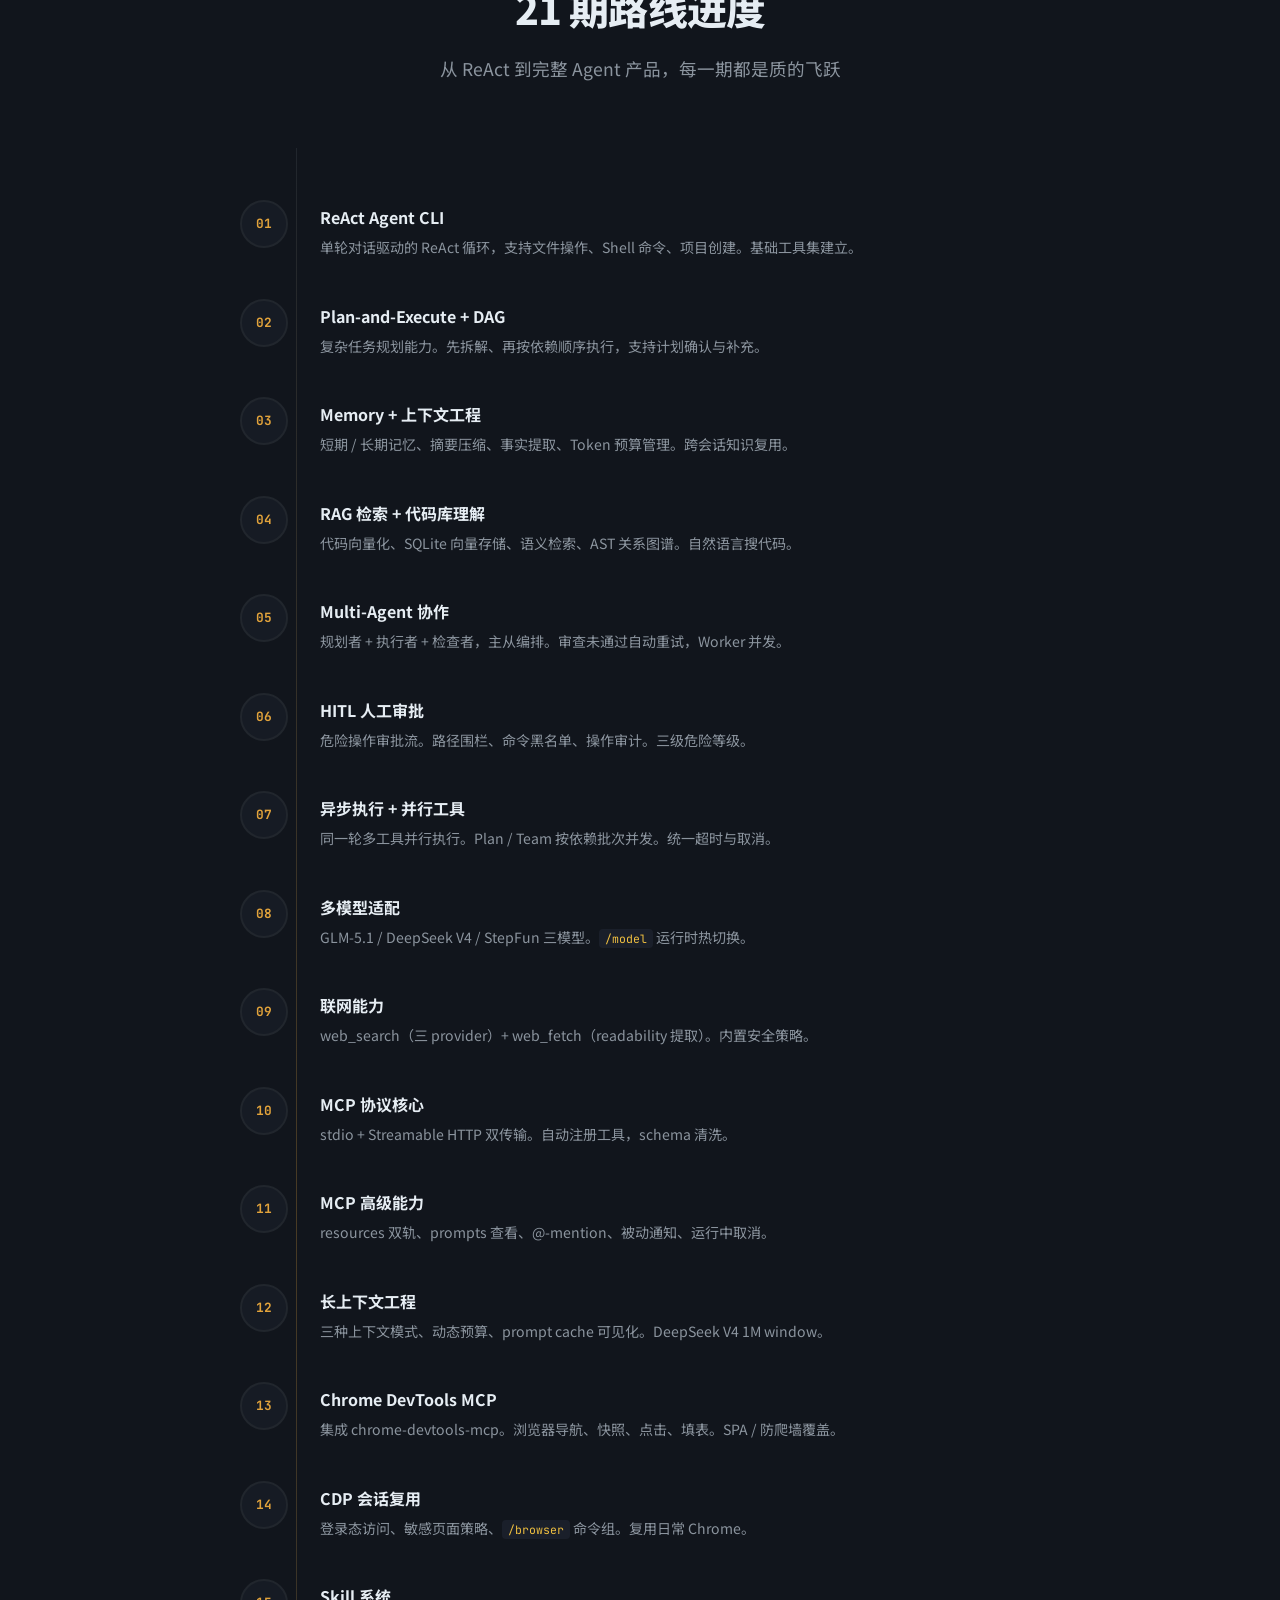
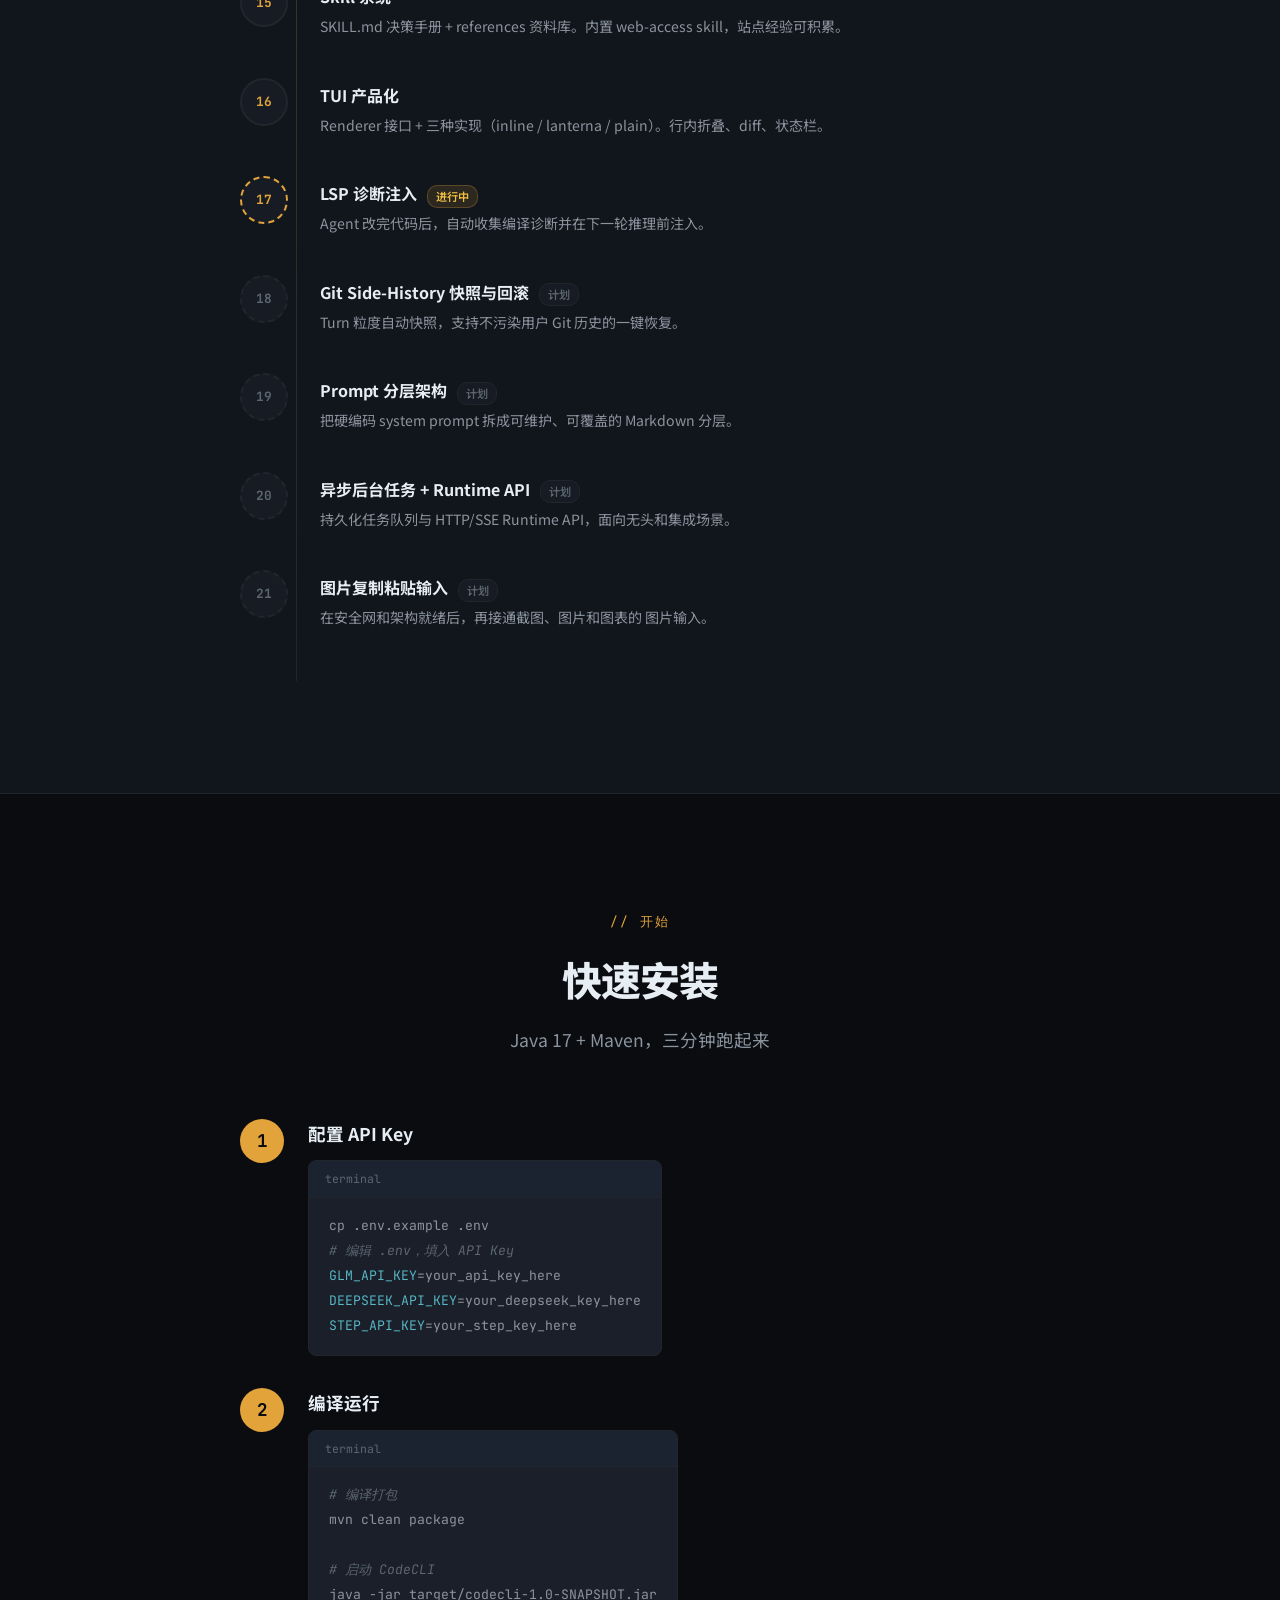
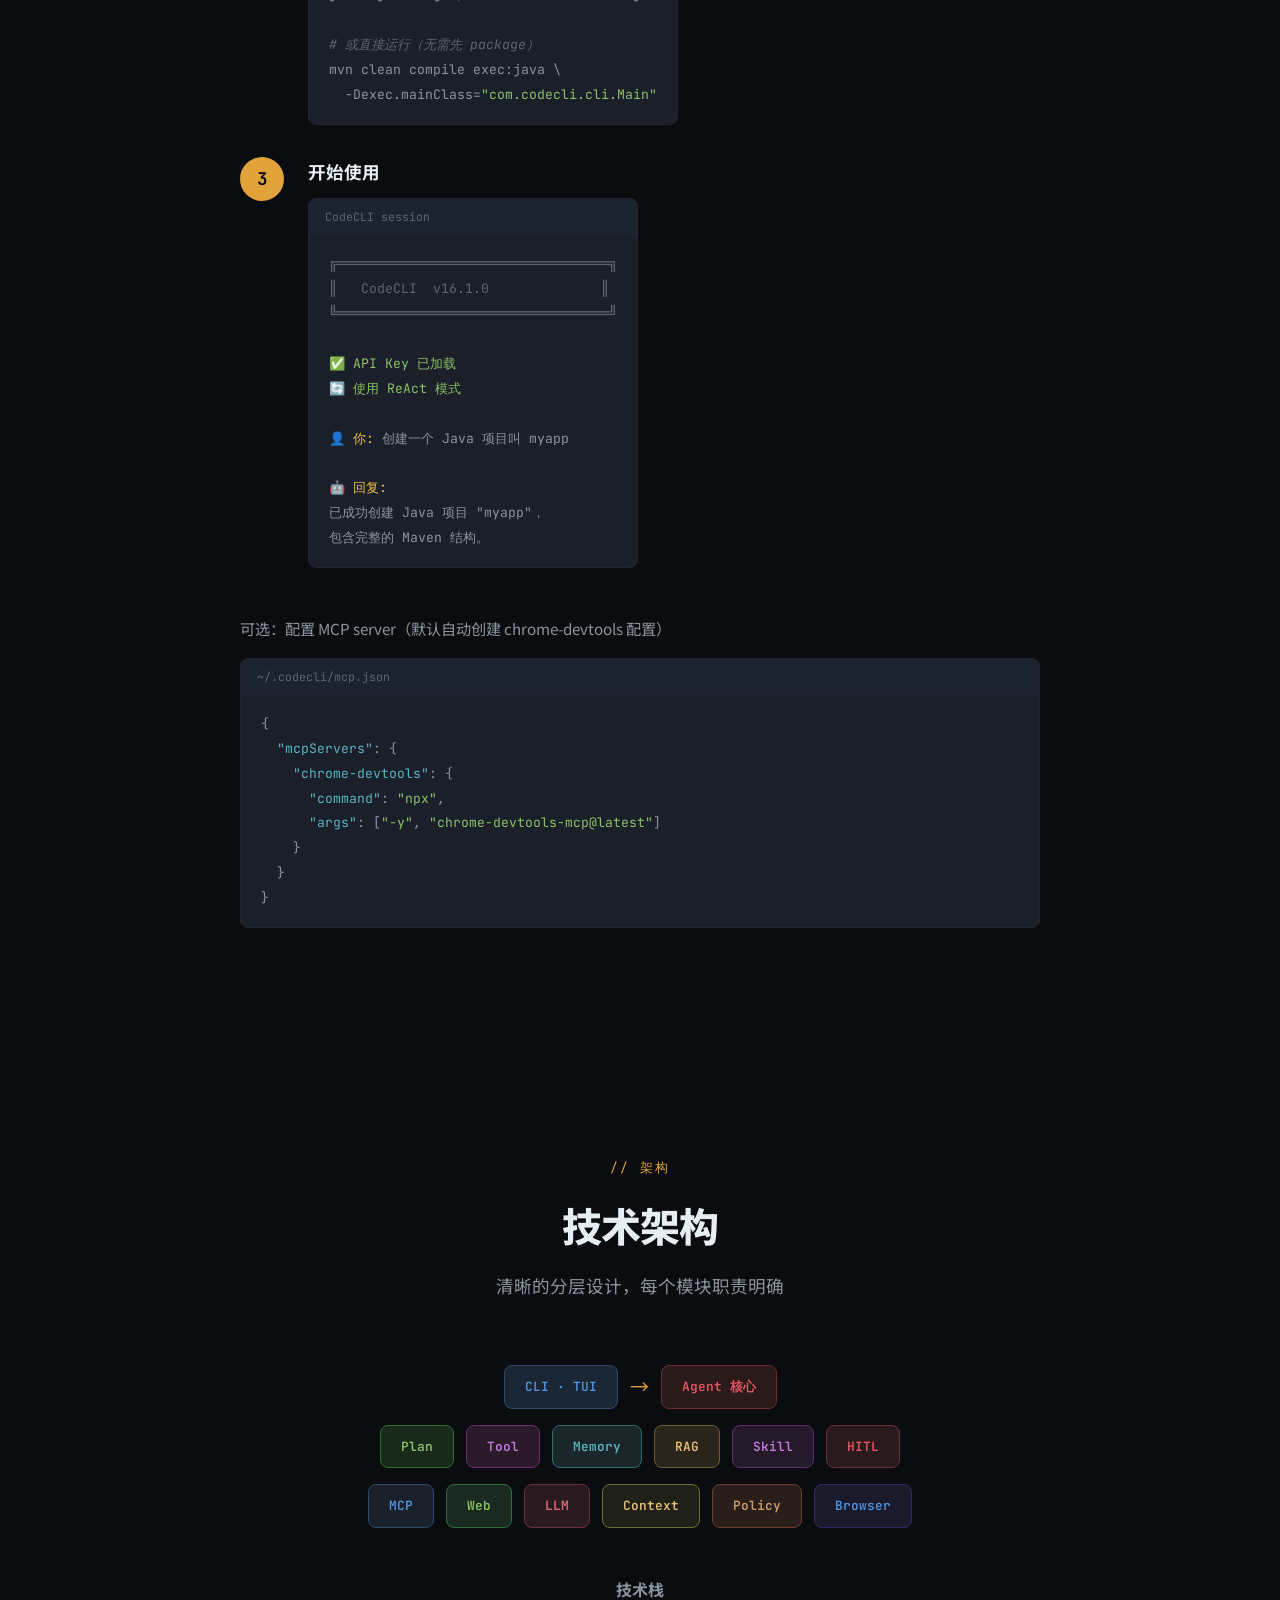
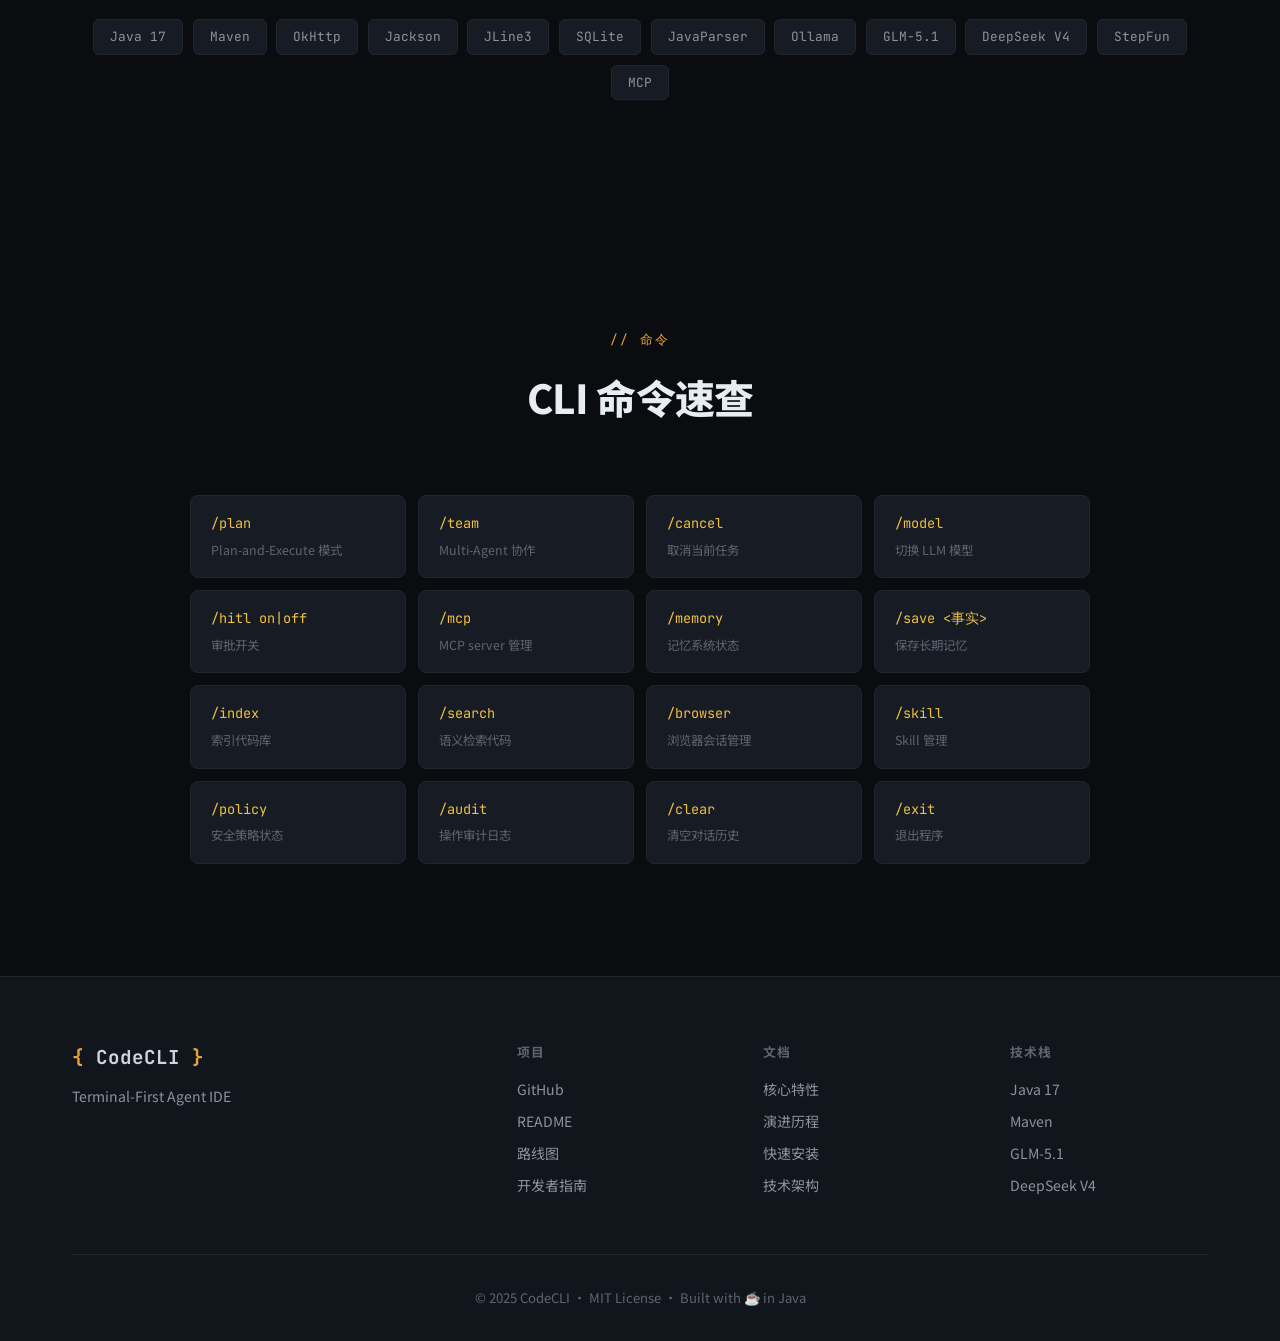
<file: docs/website/index.html>
<!DOCTYPE html>
<html lang="zh-CN">
<head>
  <meta charset="UTF-8">
  <meta name="viewport" content="width=device-width, initial-scale=1.0">
  <title>CodeCLI · Terminal-First Agent IDE</title>
  <meta name="description" content="一个面向商业使用的 Java Agent CLI 产品，对标 Claude Code。从 ReAct 循环持续演进到完整 Agent 产品形态。">
  <link rel="preconnect" href="https://fonts.googleapis.com">
  <link rel="preconnect" href="https://fonts.gstatic.com" crossorigin>
  <link href="https://fonts.googleapis.com/css2?family=JetBrains+Mono:wght@400;500;600;700&family=Noto+Sans+SC:wght@300;400;500;700;900&display=swap" rel="stylesheet">
  <link rel="stylesheet" href="styles.css">
  <link rel="icon" href="data:image/svg+xml,<svg xmlns='http://www.w3.org/2000/svg' viewBox='0 0 100 100'><text y='.9em' font-size='90'>🅿️</text></svg>">
</head>
<body>
  <div class="noise-overlay"></div>

  <!-- Navigation -->
  <nav class="nav" id="nav">
    <div class="nav-inner">
      <a href="#" class="nav-logo">
        <span class="logo-bracket">{</span>
        <span class="logo-text">CodeCLI</span>
        <span class="logo-bracket">}</span>
        <span class="logo-version">v16.1</span>
      </a>
      <div class="nav-links">
        <a href="#features">特性</a>
        <a href="#evolution">演进</a>
        <a href="#install">安装</a>
        <a href="#architecture">架构</a>
        <a href="https://github.com/destin66-lab/codecli" target="_blank" class="nav-gh" title="GitHub">
          <svg width="18" height="18" viewBox="0 0 16 16" fill="currentColor"><path d="M8 0C3.58 0 0 3.58 0 8c0 3.54 2.29 6.53 5.47 7.59.4.07.55-.17.55-.38 0-.19-.01-.82-.01-1.49-2.01.37-2.53-.49-2.69-.94-.09-.23-.48-.94-.82-1.13-.28-.15-.68-.52-.01-.53.63-.01 1.08.58 1.23.82.72 1.21 1.87.87 2.33.66.07-.52.28-.87.51-1.07-1.78-.2-3.64-.89-3.64-3.95 0-.87.31-1.59.82-2.15-.08-.2-.36-1.02.08-2.12 0 0 .67-.21 2.2.82.64-.18 1.32-.27 2-.27s1.36.09 2 .27c1.53-1.04 2.2-.82 2.2-.82.44 1.1.16 1.92.08 2.12.51.56.82 1.27.82 2.15 0 3.07-1.87 3.75-3.65 3.95.29.25.54.73.54 1.48 0 1.07-.01 1.93-.01 2.2 0 .21.15.46.55.38A8.01 8.01 0 0 0 16 8c0-4.42-3.58-8-8-8"/></svg>
          <span>Star</span>
        </a>
      </div>
    </div>
  </nav>

  <!-- Hero -->
  <section class="hero" id="hero">
    <div class="hero-grid">
      <div class="hero-content">
        <div class="hero-badge">
          <span class="badge-dot"></span>
          第 17 期进行中 · LSP 诊断注入
        </div>
        <h1 class="hero-title">
          <span class="title-line">一个住在终端里的</span>
          <span class="title-line title-accent">Java Agent IDE</span>
        </h1>
        <p class="hero-subtitle">
          CodeCLI 是一款基于 Java 的开源命令行智能体，对标 Claude Code。
          从 ReAct 循环出发，已完成 <strong>16.1 期迭代</strong>，演进为支持
          多模型、多 Agent 协作、MCP 协议、浏览器自动化的完整 Agent 产品。
        </p>
        <div class="hero-actions">
          <a href="#install" class="btn btn-primary">
            <span class="btn-icon">↓</span>
            快速安装
          </a>
          <a href="https://github.com/destin66-lab/codecli" target="_blank" class="btn btn-secondary">
            <svg width="16" height="16" viewBox="0 0 16 16" fill="currentColor"><path d="M8 0C3.58 0 0 3.58 0 8c0 3.54 2.29 6.53 5.47 7.59.4.07.55-.17.55-.38 0-.19-.01-.82-.01-1.49-2.01.37-2.53-.49-2.69-.94-.09-.23-.48-.94-.82-1.13-.28-.15-.68-.52-.01-.53.63-.01 1.08.58 1.23.82.72 1.21 1.87.87 2.33.66.07-.52.28-.87.51-1.07-1.78-.2-3.64-.89-3.64-3.95 0-.87.31-1.59.82-2.15-.08-.2-.36-1.02.08-2.12 0 0 .67-.21 2.2.82.64-.18 1.32-.27 2-.27s1.36.09 2 .27c1.53-1.04 2.2-.82 2.2-.82.44 1.1.16 1.92.08 2.12.51.56.82 1.27.82 2.15 0 3.07-1.87 3.75-3.65 3.95.29.25.54.73.54 1.48 0 1.07-.01 1.93-.01 2.2 0 .21.15.46.55.38A8.01 8.01 0 0 0 16 8c0-4.42-3.58-8-8-8"/></svg>
            GitHub
          </a>
        </div>
        <div class="hero-stats">
          <div class="stat">
            <span class="stat-number">17</span>
            <span class="stat-label">迭代期数</span>
          </div>
          <div class="stat">
            <span class="stat-number">3+</span>
            <span class="stat-label">LLM 模型</span>
          </div>
          <div class="stat">
            <span class="stat-number">60+</span>
            <span class="stat-label">MCP 工具</span>
          </div>
          <div class="stat">
            <span class="stat-number">v16.1</span>
            <span class="stat-label">最新版本</span>
          </div>
        </div>
      </div>
      <div class="hero-terminal">
        <div class="terminal-window">
          <div class="terminal-header">
            <span class="terminal-dot dot-red"></span>
            <span class="terminal-dot dot-yellow"></span>
            <span class="terminal-dot dot-green"></span>
            <span class="terminal-title">CodeCLI — zsh</span>
          </div>
          <div class="terminal-body">
            <div class="terminal-line"><span class="t-prompt">$</span> java -jar codecli.jar</div>
            <div class="terminal-line t-dim">╔══════════════════════════════════╗</div>
            <div class="terminal-line t-dim">║   <span class="t-accent">██████╗  █████╗ ██╗ ██████╗██╗</span> ║</div>
            <div class="terminal-line t-dim">║   <span class="t-accent">██╔══██╗██╔══██╗██║██╔════╝██║</span> ║</div>
            <div class="terminal-line t-dim">║   <span class="t-accent">██████╔╝███████║██║██║     ██║</span> ║</div>
            <div class="terminal-line t-dim">║   <span class="t-accent">██╔═══╝ ██╔══██║██║██║     ██║</span> ║</div>
            <div class="terminal-line t-dim">║   <span class="t-accent">██║     ██║  ██║██║╚██████╗██║</span> ║</div>
            <div class="terminal-line t-dim">╚══════════════════════════════════╝</div>
            <div class="terminal-line t-green">✅ API Key 已加载</div>
            <div class="terminal-line t-green">🔄 使用 ReAct 模式</div>
            <div class="terminal-line"><span class="t-prompt">👤 你:</span> <span class="t-cursor">▊</span></div>
          </div>
        </div>
      </div>
    </div>
  </section>

  <!-- What is CodeCLI -->
  <section class="section section-about" id="about">
    <div class="container">
      <div class="section-header">
        <span class="section-label">// 关于</span>
        <h2>什么是 CodeCLI？</h2>
      </div>
      <div class="about-grid">
        <div class="about-card">
          <div class="about-icon">🎯</div>
          <h3>对标 Claude Code</h3>
          <p>以 Claude Code 为产品标杆，打造 Java 生态下最强大的终端 Agent。从第 1 期 ReAct 单代理循环，一路演进到第 16 期 TUI 产品化。</p>
        </div>
        <div class="about-card">
          <div class="about-icon">☕</div>
          <h3>纯 Java 实现</h3>
          <p>基于 Java 17 + Maven 构建，零外部运行时依赖。OkHttp 做 HTTP 通信，Jackson 序列化，JLine3 做终端交互，SQLite 持久化。</p>
        </div>
        <div class="about-card">
          <div class="about-icon">🧠</div>
          <h3>多模型支持</h3>
          <p>内置 GLM-5.1（200K）、DeepSeek V4（1M）、StepFun（256K）三个 LLM 客户端，<code>/model</code> 命令运行时热切换。</p>
        </div>
        <div class="about-card">
          <div class="about-icon">🛡️</div>
          <h3>安全可审计</h3>
          <p>HITL 人工审批 + 路径围栏 + 命令黑名单 + 操作审计。不是沙箱，但提供生产可用的安全模型。</p>
        </div>
      </div>
    </div>
  </section>

  <!-- Features -->
  <section class="section section-features" id="features">
    <div class="container">
      <div class="section-header">
        <span class="section-label">// 能力</span>
        <h2>核心特性</h2>
        <p class="section-desc">16.1 期已完成，21 期路线持续扩展 Agent 产品能力矩阵</p>
      </div>
      <div class="features-grid">
        <div class="feature-card">
          <div class="feature-number">01</div>
          <h3>ReAct 循环</h3>
          <p>思考 → 行动 → 观察，支持流式推理展示、工具调用、对话历史管理、长上下文自动压缩。</p>
          <div class="feature-tags">
            <span>流式输出</span><span>工具调用</span><span>上下文压缩</span>
          </div>
        </div>
        <div class="feature-card">
          <div class="feature-number">02</div>
          <h3>Plan & Execute</h3>
          <p>复杂任务先规划再执行，DAG 依赖拓扑排序，并行批次推进，支持用户审阅与补充。</p>
          <div class="feature-tags">
            <span>DAG</span><span>并行执行</span><span>人工审阅</span>
          </div>
        </div>
        <div class="feature-card">
          <div class="feature-number">03</div>
          <h3>Multi-Agent 协作</h3>
          <p>规划者 + 执行者 + 检查者，主从架构编排，审查不过自动重试，Worker 并发执行。</p>
          <div class="feature-tags">
            <span>编排器</span><span>角色分工</span><span>质量审查</span>
          </div>
        </div>
        <div class="feature-card">
          <div class="feature-number">04</div>
          <h3>Memory 系统</h3>
          <p>短期记忆 + 长期记忆 + 摘要压缩 + 事实提取。跨会话复用稳定知识，智能检索相关上下文。</p>
          <div class="feature-tags">
            <span>长期记忆</span><span>摘要压缩</span><span>事实提取</span>
          </div>
        </div>
        <div class="feature-card">
          <div class="feature-number">05</div>
          <h3>RAG 检索</h3>
          <p>代码向量化 + SQLite 向量存储 + 语义检索 + AST 关系图谱。自然语言搜代码，理解代码结构。</p>
          <div class="feature-tags">
            <span>Embedding</span><span>语义搜索</span><span>代码图谱</span>
          </div>
        </div>
        <div class="feature-card">
          <div class="feature-number">06</div>
          <h3>HITL 审批</h3>
          <p>危险操作（写文件 / 执行命令 / 创建项目）人工审批。单字符交互：批准 / 放行 / 拒绝 / 跳过 / 改参。</p>
          <div class="feature-tags">
            <span>安全审批</span><span>路径围栏</span><span>操作审计</span>
          </div>
        </div>
        <div class="feature-card">
          <div class="feature-number">07</div>
          <h3>MCP 协议</h3>
          <p>支持 stdio 子进程 + Streamable HTTP 双传输。自动注册 60+ MCP 工具，resources 双轨与 @-mention。</p>
          <div class="feature-tags">
            <span>stdio</span><span>Streamable HTTP</span><span>resources</span>
          </div>
        </div>
        <div class="feature-card">
          <div class="feature-number">08</div>
          <h3>Chrome DevTools</h3>
          <p>集成 chrome-devtools-mcp，支持导航 / 快照 / 点击 / 填表 / 脚本执行。CDP 会话复用，登录态访问。</p>
          <div class="feature-tags">
            <span>浏览器自动化</span><span>登录态复用</span><span>SPA 渲染</span>
          </div>
        </div>
        <div class="feature-card">
          <div class="feature-number">09</div>
          <h3>联网能力</h3>
          <p>web_search（智谱 / SerpAPI / SearXNG）+ web_fetch（readability 提取 → Markdown）。安全策略内置。</p>
          <div class="feature-tags">
            <span>联网搜索</span><span>网页抓取</span><span>安全策略</span>
          </div>
        </div>
        <div class="feature-card">
          <div class="feature-number">10</div>
          <h3>TUI 产品化</h3>
          <p>三种 Renderer：inline 流式（默认）/ lanterna 全屏 / plain 兜底。行内折叠、diff、状态栏。</p>
          <div class="feature-tags">
            <span>inline TUI</span><span>lanterna</span><span>行内 diff</span>
          </div>
        </div>
        <div class="feature-card">
          <div class="feature-number">11</div>
          <h3>Skill 系统</h3>
          <p>从硬编码提示词中抽出可复用单元。SKILL.md 决策手册 + references 资料库 + 内置 web-access skill。</p>
          <div class="feature-tags">
            <span>可复用</span><span>三层加载</span><span>站点经验</span>
          </div>
        </div>
        <div class="feature-card">
          <div class="feature-number">12</div>
          <h3>长上下文工程</h3>
          <p>short / balanced / long 三种模式，自适应 RAG topK、MCP 索引注入。1M token window 支持。</p>
          <div class="feature-tags">
            <span>1M context</span><span>自适应</span><span>prompt cache</span>
          </div>
        </div>
      </div>
    </div>
  </section>

  <!-- Evolution -->
  <section class="section section-evolution" id="evolution">
    <div class="container">
      <div class="section-header">
        <span class="section-label">// 演进</span>
        <h2>21 期路线进度</h2>
        <p class="section-desc">从 ReAct 到完整 Agent 产品，每一期都是质的飞跃</p>
      </div>
      <div class="timeline">
        <div class="timeline-line"></div>
        <div class="timeline-items">
          <div class="tl-item">
            <div class="tl-marker"><span>01</span></div>
            <div class="tl-content">
              <h4>ReAct Agent CLI</h4>
              <p>单轮对话驱动的 ReAct 循环，支持文件操作、Shell 命令、项目创建。基础工具集建立。</p>
            </div>
          </div>
          <div class="tl-item">
            <div class="tl-marker"><span>02</span></div>
            <div class="tl-content">
              <h4>Plan-and-Execute + DAG</h4>
              <p>复杂任务规划能力。先拆解、再按依赖顺序执行，支持计划确认与补充。</p>
            </div>
          </div>
          <div class="tl-item">
            <div class="tl-marker"><span>03</span></div>
            <div class="tl-content">
              <h4>Memory + 上下文工程</h4>
              <p>短期 / 长期记忆、摘要压缩、事实提取、Token 预算管理。跨会话知识复用。</p>
            </div>
          </div>
          <div class="tl-item">
            <div class="tl-marker"><span>04</span></div>
            <div class="tl-content">
              <h4>RAG 检索 + 代码库理解</h4>
              <p>代码向量化、SQLite 向量存储、语义检索、AST 关系图谱。自然语言搜代码。</p>
            </div>
          </div>
          <div class="tl-item">
            <div class="tl-marker"><span>05</span></div>
            <div class="tl-content">
              <h4>Multi-Agent 协作</h4>
              <p>规划者 + 执行者 + 检查者，主从编排。审查未通过自动重试，Worker 并发。</p>
            </div>
          </div>
          <div class="tl-item">
            <div class="tl-marker"><span>06</span></div>
            <div class="tl-content">
              <h4>HITL 人工审批</h4>
              <p>危险操作审批流。路径围栏、命令黑名单、操作审计。三级危险等级。</p>
            </div>
          </div>
          <div class="tl-item">
            <div class="tl-marker"><span>07</span></div>
            <div class="tl-content">
              <h4>异步执行 + 并行工具</h4>
              <p>同一轮多工具并行执行。Plan / Team 按依赖批次并发。统一超时与取消。</p>
            </div>
          </div>
          <div class="tl-item">
            <div class="tl-marker"><span>08</span></div>
            <div class="tl-content">
              <h4>多模型适配</h4>
              <p>GLM-5.1 / DeepSeek V4 / StepFun 三模型。<code>/model</code> 运行时热切换。</p>
            </div>
          </div>
          <div class="tl-item">
            <div class="tl-marker"><span>09</span></div>
            <div class="tl-content">
              <h4>联网能力</h4>
              <p>web_search（三 provider）+ web_fetch（readability 提取）。内置安全策略。</p>
            </div>
          </div>
          <div class="tl-item">
            <div class="tl-marker"><span>10</span></div>
            <div class="tl-content">
              <h4>MCP 协议核心</h4>
              <p>stdio + Streamable HTTP 双传输。自动注册工具，schema 清洗。</p>
            </div>
          </div>
          <div class="tl-item">
            <div class="tl-marker"><span>11</span></div>
            <div class="tl-content">
              <h4>MCP 高级能力</h4>
              <p>resources 双轨、prompts 查看、@-mention、被动通知、运行中取消。</p>
            </div>
          </div>
          <div class="tl-item">
            <div class="tl-marker"><span>12</span></div>
            <div class="tl-content">
              <h4>长上下文工程</h4>
              <p>三种上下文模式、动态预算、prompt cache 可见化。DeepSeek V4 1M window。</p>
            </div>
          </div>
          <div class="tl-item">
            <div class="tl-marker"><span>13</span></div>
            <div class="tl-content">
              <h4>Chrome DevTools MCP</h4>
              <p>集成 chrome-devtools-mcp。浏览器导航、快照、点击、填表。SPA / 防爬墙覆盖。</p>
            </div>
          </div>
          <div class="tl-item">
            <div class="tl-marker"><span>14</span></div>
            <div class="tl-content">
              <h4>CDP 会话复用</h4>
              <p>登录态访问、敏感页面策略、<code>/browser</code> 命令组。复用日常 Chrome。</p>
            </div>
          </div>
          <div class="tl-item">
            <div class="tl-marker"><span>15</span></div>
            <div class="tl-content">
              <h4>Skill 系统</h4>
              <p>SKILL.md 决策手册 + references 资料库。内置 web-access skill，站点经验可积累。</p>
            </div>
          </div>
          <div class="tl-item">
            <div class="tl-marker"><span>16</span></div>
            <div class="tl-content">
              <h4>TUI 产品化</h4>
              <p>Renderer 接口 + 三种实现（inline / lanterna / plain）。行内折叠、diff、状态栏。</p>
            </div>
          </div>
          <div class="tl-item tl-item-next">
            <div class="tl-marker tl-marker-next"><span>17</span></div>
            <div class="tl-content">
              <h4>LSP 诊断注入 <span class="tl-badge">进行中</span></h4>
              <p>Agent 改完代码后，自动收集编译诊断并在下一轮推理前注入。</p>
            </div>
          </div>
          <div class="tl-item tl-item-planned">
            <div class="tl-marker tl-marker-planned"><span>18</span></div>
            <div class="tl-content">
              <h4>Git Side-History 快照与回滚 <span class="tl-badge tl-badge-planned">计划</span></h4>
              <p>Turn 粒度自动快照，支持不污染用户 Git 历史的一键恢复。</p>
            </div>
          </div>
          <div class="tl-item tl-item-planned">
            <div class="tl-marker tl-marker-planned"><span>19</span></div>
            <div class="tl-content">
              <h4>Prompt 分层架构 <span class="tl-badge tl-badge-planned">计划</span></h4>
              <p>把硬编码 system prompt 拆成可维护、可覆盖的 Markdown 分层。</p>
            </div>
          </div>
          <div class="tl-item tl-item-planned">
            <div class="tl-marker tl-marker-planned"><span>20</span></div>
            <div class="tl-content">
              <h4>异步后台任务 + Runtime API <span class="tl-badge tl-badge-planned">计划</span></h4>
              <p>持久化任务队列与 HTTP/SSE Runtime API，面向无头和集成场景。</p>
            </div>
          </div>
          <div class="tl-item tl-item-planned">
            <div class="tl-marker tl-marker-planned"><span>21</span></div>
            <div class="tl-content">
              <h4>图片复制粘贴输入 <span class="tl-badge tl-badge-planned">计划</span></h4>
              <p>在安全网和架构就绪后，再接通截图、图片和图表的 图片输入。</p>
            </div>
          </div>
        </div>
      </div>
    </div>
  </section>

  <!-- Install -->
  <section class="section section-install" id="install">
    <div class="container">
      <div class="section-header">
        <span class="section-label">// 开始</span>
        <h2>快速安装</h2>
        <p class="section-desc">Java 17 + Maven，三分钟跑起来</p>
      </div>
      <div class="install-steps">
        <div class="install-step">
          <div class="step-number">1</div>
          <div class="step-content">
            <h4>配置 API Key</h4>
            <div class="code-block">
              <div class="code-header"><span>terminal</span></div>
              <pre><code>cp .env.example .env
<span class="c-comment"># 编辑 .env，填入 API Key</span>
<span class="c-key">GLM_API_KEY</span>=your_api_key_here
<span class="c-key">DEEPSEEK_API_KEY</span>=your_deepseek_key_here
<span class="c-key">STEP_API_KEY</span>=your_step_key_here</code></pre>
            </div>
          </div>
        </div>
        <div class="install-step">
          <div class="step-number">2</div>
          <div class="step-content">
            <h4>编译运行</h4>
            <div class="code-block">
              <div class="code-header"><span>terminal</span></div>
              <pre><code><span class="c-comment"># 编译打包</span>
mvn clean package

<span class="c-comment"># 启动 CodeCLI</span>
java -jar target/codecli-1.0-SNAPSHOT.jar

<span class="c-comment"># 或直接运行（无需先 package）</span>
mvn clean compile exec:java \
  -Dexec.mainClass=<span class="c-string">"com.codecli.cli.Main"</span></code></pre>
            </div>
          </div>
        </div>
        <div class="install-step">
          <div class="step-number">3</div>
          <div class="step-content">
            <h4>开始使用</h4>
            <div class="code-block">
              <div class="code-header"><span>CodeCLI session</span></div>
              <pre><code><span class="c-dim">╔══════════════════════════════════╗
║   CodeCLI  v16.1.0              ║
╚══════════════════════════════════╝</span>

✅ <span class="c-green">API Key 已加载</span>
🔄 <span class="c-green">使用 ReAct 模式</span>

<span class="c-prompt">👤 你:</span> 创建一个 Java 项目叫 myapp

<span class="c-prompt">🤖 回复:</span>
已成功创建 Java 项目 "myapp"，
包含完整的 Maven 结构。</code></pre>
            </div>
          </div>
        </div>
      </div>
      <div class="install-extra">
        <p>可选：配置 MCP server（默认自动创建 chrome-devtools 配置）</p>
        <div class="code-block">
          <div class="code-header"><span>~/.codecli/mcp.json</span></div>
          <pre><code>{
  <span class="c-key">"mcpServers"</span>: {
    <span class="c-key">"chrome-devtools"</span>: {
      <span class="c-key">"command"</span>: <span class="c-string">"npx"</span>,
      <span class="c-key">"args"</span>: [<span class="c-string">"-y"</span>, <span class="c-string">"chrome-devtools-mcp@latest"</span>]
    }
  }
}</code></pre>
        </div>
      </div>
    </div>
  </section>

  <!-- Architecture -->
  <section class="section section-arch" id="architecture">
    <div class="container">
      <div class="section-header">
        <span class="section-label">// 架构</span>
        <h2>技术架构</h2>
        <p class="section-desc">清晰的分层设计，每个模块职责明确</p>
      </div>
      <div class="arch-diagram">
        <div class="arch-layer arch-layer-top">
          <div class="arch-box arch-cli">CLI · TUI</div>
          <div class="arch-arrow">→</div>
          <div class="arch-box arch-agent">Agent 核心</div>
        </div>
        <div class="arch-layer arch-layer-mid">
          <div class="arch-box arch-plan">Plan</div>
          <div class="arch-box arch-tool">Tool</div>
          <div class="arch-box arch-memory">Memory</div>
          <div class="arch-box arch-rag">RAG</div>
          <div class="arch-box arch-skill">Skill</div>
          <div class="arch-box arch-hitl">HITL</div>
        </div>
        <div class="arch-layer arch-layer-bot">
          <div class="arch-box arch-mcp">MCP</div>
          <div class="arch-box arch-web">Web</div>
          <div class="arch-box arch-llm">LLM</div>
          <div class="arch-box arch-context">Context</div>
          <div class="arch-box arch-policy">Policy</div>
          <div class="arch-box arch-browser">Browser</div>
        </div>
      </div>
      <div class="tech-stack">
        <h4>技术栈</h4>
        <div class="tech-tags">
          <span>Java 17</span><span>Maven</span><span>OkHttp</span><span>Jackson</span>
          <span>JLine3</span><span>SQLite</span><span>JavaParser</span><span>Ollama</span>
          <span>GLM-5.1</span><span>DeepSeek V4</span><span>StepFun</span><span>MCP</span>
        </div>
      </div>
    </div>
  </section>

  <!-- Commands Reference -->
  <section class="section section-commands" id="commands">
    <div class="container">
      <div class="section-header">
        <span class="section-label">// 命令</span>
        <h2>CLI 命令速查</h2>
      </div>
      <div class="commands-grid">
        <div class="cmd-card">
          <code>/plan</code>
          <span>Plan-and-Execute 模式</span>
        </div>
        <div class="cmd-card">
          <code>/team</code>
          <span>Multi-Agent 协作</span>
        </div>
        <div class="cmd-card">
          <code>/cancel</code>
          <span>取消当前任务</span>
        </div>
        <div class="cmd-card">
          <code>/model</code>
          <span>切换 LLM 模型</span>
        </div>
        <div class="cmd-card">
          <code>/hitl on|off</code>
          <span>审批开关</span>
        </div>
        <div class="cmd-card">
          <code>/mcp</code>
          <span>MCP server 管理</span>
        </div>
        <div class="cmd-card">
          <code>/memory</code>
          <span>记忆系统状态</span>
        </div>
        <div class="cmd-card">
          <code>/save &lt;事实&gt;</code>
          <span>保存长期记忆</span>
        </div>
        <div class="cmd-card">
          <code>/index</code>
          <span>索引代码库</span>
        </div>
        <div class="cmd-card">
          <code>/search</code>
          <span>语义检索代码</span>
        </div>
        <div class="cmd-card">
          <code>/browser</code>
          <span>浏览器会话管理</span>
        </div>
        <div class="cmd-card">
          <code>/skill</code>
          <span>Skill 管理</span>
        </div>
        <div class="cmd-card">
          <code>/policy</code>
          <span>安全策略状态</span>
        </div>
        <div class="cmd-card">
          <code>/audit</code>
          <span>操作审计日志</span>
        </div>
        <div class="cmd-card">
          <code>/clear</code>
          <span>清空对话历史</span>
        </div>
        <div class="cmd-card">
          <code>/exit</code>
          <span>退出程序</span>
        </div>
      </div>
    </div>
  </section>

  <!-- Footer -->
  <footer class="footer">
    <div class="container">
      <div class="footer-grid">
        <div class="footer-brand">
          <div class="footer-logo">
            <span class="logo-bracket">{</span>
            <span>CodeCLI</span>
            <span class="logo-bracket">}</span>
          </div>
          <p>Terminal-First Agent IDE</p>
        </div>
        <div class="footer-links">
          <h5>项目</h5>
          <a href="https://github.com/destin66-lab/codecli" target="_blank">GitHub</a>
          <a href="https://github.com/destin66-lab/codecli/blob/main/README.md" target="_blank">README</a>
          <a href="https://github.com/destin66-lab/codecli/blob/main/ROADMAP.md" target="_blank">路线图</a>
          <a href="https://github.com/destin66-lab/codecli/blob/main/AGENTS.md" target="_blank">开发者指南</a>
        </div>
        <div class="footer-links">
          <h5>文档</h5>
          <a href="#features">核心特性</a>
          <a href="#evolution">演进历程</a>
          <a href="#install">快速安装</a>
          <a href="#architecture">技术架构</a>
        </div>
        <div class="footer-links">
          <h5>技术栈</h5>
          <span>Java 17</span>
          <span>Maven</span>
          <span>GLM-5.1</span>
          <span>DeepSeek V4</span>
        </div>
      </div>
      <div class="footer-bottom">
        <p>&copy; 2025 CodeCLI · MIT License · Built with ☕ in Java</p>
      </div>
    </div>
  </footer>

  <script src="script.js"></script>
</body>
</html>
</file>
<file: docs/website/styles.css>
/* ═══════════════════════════════════════════════════════
   CodeCLI · Terminal-First Agent IDE — 官方网站样式
   Design: 终端暗色主题 + 琥珀金强调 + 代码美学
   ═══════════════════════════════════════════════════════ */

/* ── CSS Variables ─────────────────────────────── */
:root {
  --bg-primary: #0a0c10;
  --bg-secondary: #11151c;
  --bg-card: #161b24;
  --bg-code: #1a1f2a;
  --bg-terminal: #0d1117;
  --bg-nav: rgba(10, 12, 16, 0.92);

  --border: #21262d;
  --border-hover: #30363d;

  --text-primary: #cdd6e0;
  --text-secondary: #8b949e;
  --text-muted: #5c6670;

  --accent: #e2a33b;
  --accent-soft: #e2a33b22;
  --accent-glow: #e2a33b44;
  --accent-text: #f0c040;

  --blue: #5294e2;
  --green: #8cc265;
  --green-dim: #8cc26588;
  --red: #e55561;
  --yellow: #e5c07b;
  --purple: #c678dd;
  --cyan: #56b6c2;

  --font-mono: 'JetBrains Mono', 'Fira Code', 'Cascadia Code', monospace;
  --font-sans: 'Noto Sans SC', -apple-system, BlinkMacSystemFont, 'Segoe UI', sans-serif;

  --radius: 8px;
  --radius-lg: 16px;
  --transition: 0.25s cubic-bezier(0.4, 0, 0.2, 1);
  --transition-slow: 0.5s cubic-bezier(0.4, 0, 0.2, 1);

  --max-width: 1200px;
  --nav-height: 64px;
}

/* ── Reset & Base ──────────────────────────────── */
*, *::before, *::after {
  box-sizing: border-box;
  margin: 0;
  padding: 0;
}

html {
  scroll-behavior: smooth;
  scroll-padding-top: var(--nav-height);
}

body {
  font-family: var(--font-sans);
  background: var(--bg-primary);
  color: var(--text-primary);
  line-height: 1.7;
  -webkit-font-smoothing: antialiased;
  -moz-osx-font-smoothing: grayscale;
  overflow-x: hidden;
}

a {
  color: var(--blue);
  text-decoration: none;
  transition: color var(--transition);
}
a:hover { color: var(--accent-text); }

code {
  font-family: var(--font-mono);
  font-size: 0.9em;
  background: var(--bg-code);
  padding: 2px 6px;
  border-radius: 4px;
  color: var(--accent-text);
}

strong { color: #e6edf3; font-weight: 600; }

img { max-width: 100%; }

/* ── Noise Overlay ─────────────────────────────── */
.noise-overlay {
  position: fixed;
  top: 0; left: 0; right: 0; bottom: 0;
  opacity: 0.025;
  pointer-events: none;
  z-index: 9999;
  background-image: url("data:image/svg+xml,%3Csvg viewBox='0 0 256 256' xmlns='http://www.w3.org/2000/svg'%3E%3Cfilter id='noise'%3E%3CfeTurbulence type='fractalNoise' baseFrequency='0.9' numOctaves='4' stitchTiles='stitch'/%3E%3C/filter%3E%3Crect width='100%25' height='100%25' filter='url(%23noise)'/%3E%3C/svg%3E");
  background-size: 256px 256px;
}

/* ── Container ─────────────────────────────────── */
.container {
  max-width: var(--max-width);
  margin: 0 auto;
  padding: 0 2rem;
}

/* ── Section Header ────────────────────────────── */
.section {
  padding: 7rem 0;
  position: relative;
}

.section-header {
  text-align: center;
  margin-bottom: 4rem;
}

.section-label {
  display: inline-block;
  font-family: var(--font-mono);
  font-size: 0.8rem;
  color: var(--accent);
  text-transform: uppercase;
  letter-spacing: 0.15em;
  margin-bottom: 0.75rem;
}

.section-header h2 {
  font-size: 2.5rem;
  font-weight: 800;
  letter-spacing: -0.02em;
  color: #e6edf3;
}

.section-desc {
  margin-top: 0.75rem;
  color: var(--text-secondary);
  font-size: 1.1rem;
}

/* ── Navigation ────────────────────────────────── */
.nav {
  position: fixed;
  top: 0; left: 0; right: 0;
  height: var(--nav-height);
  background: var(--bg-nav);
  backdrop-filter: blur(16px);
  -webkit-backdrop-filter: blur(16px);
  border-bottom: 1px solid var(--border);
  z-index: 1000;
  transition: background var(--transition), border var(--transition);
}

.nav.scrolled {
  background: rgba(10, 12, 16, 0.97);
  border-bottom-color: var(--border-hover);
}

.nav-inner {
  max-width: var(--max-width);
  margin: 0 auto;
  padding: 0 2rem;
  height: 100%;
  display: flex;
  align-items: center;
  justify-content: space-between;
}

.nav-logo {
  display: flex;
  align-items: center;
  gap: 2px;
  font-family: var(--font-mono);
  font-size: 1.1rem;
  font-weight: 700;
  color: var(--text-primary);
  text-decoration: none;
}

.logo-bracket { color: var(--accent); }
.logo-text { color: var(--text-primary); }
.logo-version {
  font-size: 0.7rem;
  color: var(--text-muted);
  margin-left: 6px;
  padding: 2px 6px;
  background: var(--bg-card);
  border-radius: 4px;
  border: 1px solid var(--border);
}

.nav-links {
  display: flex;
  align-items: center;
  gap: 1.5rem;
}

.nav-links a {
  font-size: 0.9rem;
  color: var(--text-secondary);
  transition: color var(--transition);
}
.nav-links a:hover { color: var(--text-primary); }

.nav-gh {
  display: flex;
  align-items: center;
  gap: 0.4rem;
  padding: 6px 14px;
  background: var(--bg-card);
  border: 1px solid var(--border);
  border-radius: 6px;
  font-size: 0.85rem;
  color: var(--text-secondary) !important;
  transition: all var(--transition);
}
.nav-gh:hover {
  border-color: var(--border-hover);
  color: var(--text-primary) !important;
}

/* ── Hero ──────────────────────────────────────── */
.hero {
  min-height: 100vh;
  display: flex;
  align-items: center;
  padding: calc(var(--nav-height) + 4rem) 2rem 4rem;
  position: relative;
  overflow: hidden;
}

.hero::before {
  content: '';
  position: absolute;
  top: -50%;
  right: -20%;
  width: 800px;
  height: 800px;
  background: radial-gradient(circle, var(--accent-soft) 0%, transparent 70%);
  pointer-events: none;
}

.hero-grid {
  max-width: var(--max-width);
  margin: 0 auto;
  display: grid;
  grid-template-columns: 1fr 1fr;
  gap: 4rem;
  align-items: center;
  width: 100%;
}

.hero-content {
  position: relative;
  z-index: 1;
}

.hero-badge {
  display: inline-flex;
  align-items: center;
  gap: 0.5rem;
  font-size: 0.85rem;
  color: var(--accent-text);
  background: var(--accent-soft);
  border: 1px solid var(--accent-glow);
  padding: 6px 16px;
  border-radius: 20px;
  margin-bottom: 1.5rem;
  font-family: var(--font-mono);
  font-size: 0.8rem;
}

.badge-dot {
  width: 8px;
  height: 8px;
  background: var(--accent);
  border-radius: 50%;
  animation: pulse-dot 2s ease-in-out infinite;
}

@keyframes pulse-dot {
  0%, 100% { opacity: 1; box-shadow: 0 0 0 0 var(--accent-glow); }
  50% { opacity: 0.7; box-shadow: 0 0 0 6px transparent; }
}

.hero-title {
  font-size: 3.2rem;
  font-weight: 900;
  line-height: 1.15;
  letter-spacing: -0.03em;
  margin-bottom: 1.5rem;
}

.title-line {
  display: block;
}

.title-accent {
  background: linear-gradient(135deg, var(--accent-text) 0%, var(--accent) 50%, #d4892a 100%);
  -webkit-background-clip: text;
  -webkit-text-fill-color: transparent;
  background-clip: text;
}

.hero-subtitle {
  font-size: 1.1rem;
  color: var(--text-secondary);
  line-height: 1.8;
  margin-bottom: 2rem;
  max-width: 500px;
}

.hero-actions {
  display: flex;
  gap: 1rem;
  margin-bottom: 3rem;
}

.btn {
  display: inline-flex;
  align-items: center;
  gap: 0.5rem;
  padding: 12px 24px;
  border-radius: 8px;
  font-size: 0.95rem;
  font-weight: 600;
  font-family: var(--font-sans);
  transition: all var(--transition);
  cursor: pointer;
}

.btn-primary {
  background: var(--accent);
  color: #0a0c10;
  border: none;
}
.btn-primary:hover {
  background: #f0c040;
  color: #0a0c10;
  transform: translateY(-1px);
  box-shadow: 0 4px 20px var(--accent-glow);
}

.btn-secondary {
  background: var(--bg-card);
  color: var(--text-primary);
  border: 1px solid var(--border);
}
.btn-secondary:hover {
  border-color: var(--border-hover);
  background: #1c2330;
  color: var(--text-primary);
  transform: translateY(-1px);
}

.btn-icon {
  font-size: 1rem;
}

/* Hero Stats */
.hero-stats {
  display: flex;
  gap: 2.5rem;
}

.stat {
  display: flex;
  flex-direction: column;
}

.stat-number {
  font-family: var(--font-mono);
  font-size: 1.6rem;
  font-weight: 700;
  color: var(--accent-text);
}

.stat-label {
  font-size: 0.8rem;
  color: var(--text-muted);
  margin-top: 2px;
}

/* Hero Terminal */
.hero-terminal {
  position: relative;
  z-index: 1;
}

.terminal-window {
  background: var(--bg-terminal);
  border: 1px solid var(--border);
  border-radius: var(--radius-lg);
  overflow: hidden;
  box-shadow: 0 20px 60px rgba(0,0,0,0.5), 0 0 0 1px rgba(226,163,59,0.05);
  transition: transform var(--transition-slow), box-shadow var(--transition-slow);
}

.terminal-window:hover {
  transform: translateY(-2px);
  box-shadow: 0 24px 70px rgba(0,0,0,0.6), 0 0 0 1px rgba(226,163,59,0.1);
}

.terminal-header {
  display: flex;
  align-items: center;
  gap: 8px;
  padding: 12px 16px;
  background: #161b24;
  border-bottom: 1px solid var(--border);
}

.terminal-dot {
  width: 12px;
  height: 12px;
  border-radius: 50%;
}
.dot-red { background: #e55561; }
.dot-yellow { background: #e5c07b; }
.dot-green { background: #8cc265; }

.terminal-title {
  margin-left: 8px;
  font-family: var(--font-mono);
  font-size: 0.75rem;
  color: var(--text-muted);
}

.terminal-body {
  padding: 20px;
  font-family: var(--font-mono);
  font-size: 0.82rem;
  line-height: 1.8;
}

.terminal-line {
  color: var(--text-secondary);
}

.t-prompt { color: var(--green); }
.t-dim { color: var(--text-muted); }
.t-accent { color: var(--accent-text); }
.t-green { color: var(--green); }

.t-cursor {
  display: inline-block;
  color: var(--accent-text);
  animation: blink 1s step-end infinite;
}

@keyframes blink {
  0%, 100% { opacity: 1; }
  50% { opacity: 0; }
}

/* ── About Section ─────────────────────────────── */
.section-about {
  background: var(--bg-secondary);
  border-top: 1px solid var(--border);
  border-bottom: 1px solid var(--border);
}

.about-grid {
  display: grid;
  grid-template-columns: repeat(4, 1fr);
  gap: 1.5rem;
}

.about-card {
  background: var(--bg-card);
  border: 1px solid var(--border);
  border-radius: var(--radius-lg);
  padding: 2rem;
  transition: all var(--transition);
}

.about-card:hover {
  border-color: var(--border-hover);
  transform: translateY(-2px);
  box-shadow: 0 8px 30px rgba(0,0,0,0.3);
}

.about-icon {
  font-size: 2rem;
  margin-bottom: 1rem;
}

.about-card h3 {
  font-size: 1.05rem;
  font-weight: 700;
  margin-bottom: 0.75rem;
  color: #e6edf3;
}

.about-card p {
  font-size: 0.9rem;
  color: var(--text-secondary);
  line-height: 1.7;
}

/* ── Features Grid ─────────────────────────────── */
.features-grid {
  display: grid;
  grid-template-columns: repeat(3, 1fr);
  gap: 1.25rem;
}

.feature-card {
  background: var(--bg-card);
  border: 1px solid var(--border);
  border-radius: var(--radius-lg);
  padding: 1.75rem;
  transition: all var(--transition);
  position: relative;
  overflow: hidden;
}

.feature-card::before {
  content: '';
  position: absolute;
  top: 0; left: 0; right: 0;
  height: 2px;
  background: linear-gradient(90deg, transparent, var(--accent), transparent);
  opacity: 0;
  transition: opacity var(--transition);
}

.feature-card:hover {
  border-color: var(--border-hover);
  transform: translateY(-2px);
  box-shadow: 0 8px 30px rgba(0,0,0,0.3);
}

.feature-card:hover::before {
  opacity: 1;
}

.feature-number {
  font-family: var(--font-mono);
  font-size: 0.75rem;
  color: var(--accent);
  margin-bottom: 0.75rem;
  opacity: 0.7;
}

.feature-card h3 {
  font-size: 1.05rem;
  font-weight: 700;
  margin-bottom: 0.5rem;
  color: #e6edf3;
}

.feature-card p {
  font-size: 0.88rem;
  color: var(--text-secondary);
  line-height: 1.65;
  margin-bottom: 1rem;
}

.feature-tags {
  display: flex;
  flex-wrap: wrap;
  gap: 0.4rem;
}

.feature-tags span {
  font-size: 0.72rem;
  font-family: var(--font-mono);
  color: var(--text-muted);
  background: var(--bg-code);
  padding: 2px 8px;
  border-radius: 4px;
  border: 1px solid var(--border);
}

/* ── Evolution Timeline ────────────────────────── */
.section-evolution {
  background: var(--bg-secondary);
  border-top: 1px solid var(--border);
  border-bottom: 1px solid var(--border);
}

.timeline {
  position: relative;
  max-width: 800px;
  margin: 0 auto;
  padding: 2rem 0;
}

.timeline-line {
  position: absolute;
  left: 56px;
  top: 0;
  bottom: 0;
  width: 1px;
  background: linear-gradient(to bottom, var(--border), var(--accent-glow), var(--border));
}

.timeline-items {
  display: flex;
  flex-direction: column;
  gap: 0;
}

.tl-item {
  display: flex;
  gap: 2rem;
  padding: 1.25rem 0;
  position: relative;
}

.tl-marker {
  width: 48px;
  height: 48px;
  min-width: 48px;
  background: var(--bg-card);
  border: 2px solid var(--border);
  border-radius: 50%;
  display: flex;
  align-items: center;
  justify-content: center;
  font-family: var(--font-mono);
  font-size: 0.8rem;
  font-weight: 700;
  color: var(--accent);
  position: relative;
  z-index: 1;
  transition: all var(--transition);
}

.tl-item:hover .tl-marker {
  border-color: var(--accent);
  box-shadow: 0 0 20px var(--accent-soft);
  background: var(--accent-soft);
}

.tl-marker-next {
  border-color: var(--accent) !important;
  border-style: dashed;
  animation: pulse-marker 2s ease-in-out infinite;
}

@keyframes pulse-marker {
  0%, 100% { box-shadow: 0 0 0 0 var(--accent-glow); }
  50% { box-shadow: 0 0 0 8px transparent; }
}

.tl-content {
  padding-top: 4px;
}

.tl-content h4 {
  font-size: 1rem;
  font-weight: 700;
  color: #e6edf3;
  margin-bottom: 0.3rem;
}

.tl-content p {
  font-size: 0.88rem;
  color: var(--text-secondary);
  line-height: 1.6;
}

.tl-content code {
  font-size: 0.82em;
}

.tl-badge {
  display: inline-block;
  font-size: 0.7rem;
  font-weight: 600;
  color: var(--accent-text);
  background: var(--accent-soft);
  border: 1px solid var(--accent-glow);
  padding: 1px 8px;
  border-radius: 10px;
  margin-left: 6px;
  vertical-align: middle;
}

.tl-item-next {
  opacity: 0.7;
}

.tl-item-planned {
  opacity: 0.52;
}

.tl-marker-planned {
  border-style: dashed;
  color: var(--text-muted);
}

.tl-badge-planned {
  color: var(--text-muted);
  background: var(--bg-card);
  border-color: var(--border);
}

/* ── Install ───────────────────────────────────── */
.install-steps {
  display: flex;
  flex-direction: column;
  gap: 2rem;
  max-width: 800px;
  margin: 0 auto;
}

.install-step {
  display: flex;
  gap: 1.5rem;
  align-items: flex-start;
}

.step-number {
  width: 44px;
  height: 44px;
  min-width: 44px;
  background: var(--accent);
  color: #0a0c10;
  border-radius: 50%;
  display: flex;
  align-items: center;
  justify-content: center;
  font-family: var(--font-mono);
  font-weight: 700;
  font-size: 1.1rem;
}

.step-content h4 {
  font-size: 1.1rem;
  font-weight: 700;
  margin-bottom: 0.75rem;
  color: #e6edf3;
}

/* Code Block */
.code-block {
  background: var(--bg-code);
  border: 1px solid var(--border);
  border-radius: var(--radius);
  overflow: hidden;
}

.code-header {
  display: flex;
  align-items: center;
  padding: 8px 16px;
  background: #1c2330;
  border-bottom: 1px solid var(--border);
}

.code-header span {
  font-family: var(--font-mono);
  font-size: 0.72rem;
  color: var(--text-muted);
}

.code-block pre {
  padding: 16px 20px;
  overflow-x: auto;
}

.code-block code {
  background: none;
  padding: 0;
  font-size: 0.82rem;
  line-height: 1.9;
  color: var(--text-secondary);
}

/* Syntax highlight classes */
.c-comment { color: var(--text-muted); font-style: italic; }
.c-key { color: var(--cyan); }
.c-string { color: var(--green); }
.c-dim { color: var(--text-muted); }
.c-green { color: var(--green); }
.c-prompt { color: var(--accent-text); }

.install-extra {
  max-width: 800px;
  margin: 3rem auto 0;
}

.install-extra > p {
  color: var(--text-secondary);
  font-size: 0.95rem;
  margin-bottom: 1rem;
}

/* ── Architecture ──────────────────────────────── */
.arch-diagram {
  max-width: 800px;
  margin: 0 auto 3rem;
}

.arch-layer {
  display: flex;
  justify-content: center;
  align-items: center;
  gap: 0.75rem;
  margin-bottom: 1rem;
}

.arch-box {
  font-family: var(--font-mono);
  font-size: 0.8rem;
  font-weight: 600;
  padding: 10px 20px;
  border-radius: 8px;
  transition: all var(--transition);
  cursor: default;
}

.arch-box:hover {
  transform: translateY(-1px);
}

.arch-arrow {
  color: var(--accent);
  font-size: 1.2rem;
}

.arch-cli { background: #1a2634; border: 1px solid #2d4a6e; color: var(--blue); }
.arch-agent { background: #2a1a1a; border: 1px solid #6e2d2d; color: var(--red); }
.arch-plan { background: #1a2a1a; border: 1px solid #2d6e2d; color: var(--green); }
.arch-tool { background: #2a1a2a; border: 1px solid #6e2d6e; color: var(--purple); }
.arch-memory { background: #1a262a; border: 1px solid #2d6e6e; color: var(--cyan); }
.arch-rag { background: #2a241a; border: 1px solid #6e5e2d; color: var(--yellow); }
.arch-skill { background: #241a2a; border: 1px solid #5e2d6e; color: #c678dd; }
.arch-hitl { background: #2a1a1e; border: 1px solid #6e2d3a; color: var(--red); }
.arch-mcp { background: #1a202a; border: 1px solid #2d4a6e; color: var(--blue); }
.arch-web { background: #1a2a20; border: 1px solid #2d6e3d; color: var(--green); }
.arch-llm { background: #2a1a20; border: 1px solid #6e2d3d; color: #e06c75; }
.arch-context { background: #20201a; border: 1px solid #6e6e2d; color: var(--yellow); }
.arch-policy { background: #2a1e1a; border: 1px solid #6e3d2d; color: #d19a66; }
.arch-browser { background: #1a1a2a; border: 1px solid #2d2d6e; color: var(--blue); }

.tech-stack {
  text-align: center;
}

.tech-stack h4 {
  font-size: 1rem;
  color: var(--text-secondary);
  margin-bottom: 1rem;
}

.tech-tags {
  display: flex;
  flex-wrap: wrap;
  justify-content: center;
  gap: 0.6rem;
}

.tech-tags span {
  font-family: var(--font-mono);
  font-size: 0.8rem;
  color: var(--text-secondary);
  background: var(--bg-card);
  border: 1px solid var(--border);
  padding: 6px 16px;
  border-radius: 6px;
  transition: all var(--transition);
}

.tech-tags span:hover {
  border-color: var(--accent);
  color: var(--accent-text);
}

/* ── Commands Grid ─────────────────────────────── */
.commands-grid {
  display: grid;
  grid-template-columns: repeat(4, 1fr);
  gap: 0.75rem;
  max-width: 900px;
  margin: 0 auto;
}

.cmd-card {
  background: var(--bg-card);
  border: 1px solid var(--border);
  border-radius: var(--radius);
  padding: 1rem 1.25rem;
  display: flex;
  flex-direction: column;
  gap: 0.3rem;
  transition: all var(--transition);
}

.cmd-card:hover {
  border-color: var(--accent);
  background: var(--bg-code);
}

.cmd-card code {
  font-size: 0.85rem;
  background: none;
  padding: 0;
  color: var(--accent-text);
}

.cmd-card span {
  font-size: 0.78rem;
  color: var(--text-muted);
}

/* ── Footer ────────────────────────────────────── */
.footer {
  background: var(--bg-secondary);
  border-top: 1px solid var(--border);
  padding: 4rem 0 2rem;
}

.footer-grid {
  display: grid;
  grid-template-columns: 2fr 1fr 1fr 1fr;
  gap: 3rem;
  margin-bottom: 3rem;
}

.footer-logo {
  font-family: var(--font-mono);
  font-size: 1.2rem;
  font-weight: 700;
  color: var(--text-primary);
  margin-bottom: 0.75rem;
}

.footer-logo .logo-bracket { color: var(--accent); }

.footer-brand p {
  font-size: 0.88rem;
  color: var(--text-secondary);
  line-height: 1.7;
}

.footer-brand a {
  color: var(--accent-text);
}

.footer-links h5 {
  font-size: 0.8rem;
  font-weight: 700;
  color: var(--text-muted);
  text-transform: uppercase;
  letter-spacing: 0.08em;
  margin-bottom: 1rem;
}

.footer-links a,
.footer-links span {
  display: block;
  font-size: 0.88rem;
  color: var(--text-secondary);
  margin-bottom: 0.5rem;
  transition: color var(--transition);
}

.footer-links a:hover {
  color: var(--text-primary);
}

.footer-bottom {
  padding-top: 2rem;
  border-top: 1px solid var(--border);
  text-align: center;
}

.footer-bottom p {
  font-size: 0.82rem;
  color: var(--text-muted);
}

/* ── Scroll Reveal Animations ──────────────────── */
.reveal {
  opacity: 0;
  transform: translateY(24px);
  transition: opacity 0.6s ease, transform 0.6s ease;
}

.reveal.visible {
  opacity: 1;
  transform: translateY(0);
}

/* ── Responsive ────────────────────────────────── */
@media (max-width: 1024px) {
  .hero-grid {
    grid-template-columns: 1fr;
    gap: 3rem;
  }

  .hero-terminal {
    max-width: 560px;
  }

  .about-grid {
    grid-template-columns: repeat(2, 1fr);
  }

  .features-grid {
    grid-template-columns: repeat(2, 1fr);
  }

  .commands-grid {
    grid-template-columns: repeat(3, 1fr);
  }

  .footer-grid {
    grid-template-columns: 1fr 1fr;
  }
}

@media (max-width: 768px) {
  .hero-title {
    font-size: 2.2rem;
  }

  .hero-stats {
    gap: 1.5rem;
    flex-wrap: wrap;
  }

  .about-grid {
    grid-template-columns: 1fr;
  }

  .features-grid {
    grid-template-columns: 1fr;
  }

  .commands-grid {
    grid-template-columns: repeat(2, 1fr);
  }

  .arch-layer {
    flex-wrap: wrap;
    justify-content: flex-start;
  }

  .arch-arrow {
    display: none;
  }

  .timeline-line {
    left: 24px;
  }

  .tl-marker {
    width: 36px;
    height: 36px;
    min-width: 36px;
    font-size: 0.7rem;
  }

  .tl-item {
    gap: 1.25rem;
  }

  .section-header h2 {
    font-size: 1.8rem;
  }

  .section {
    padding: 4rem 0;
  }

  .container {
    padding: 0 1.25rem;
  }

  .footer-grid {
    grid-template-columns: 1fr;
    gap: 2rem;
  }

  .nav-links a:not(.nav-gh) {
    display: none;
  }
}

@media (max-width: 480px) {
  .hero {
    padding: calc(var(--nav-height) + 2rem) 1rem 2rem;
  }

  .hero-actions {
    flex-direction: column;
  }

  .hero-stats {
    gap: 1rem;
  }

  .commands-grid {
    grid-template-columns: 1fr 1fr;
  }

  .terminal-body {
    font-size: 0.72rem;
  }
}
</file>
